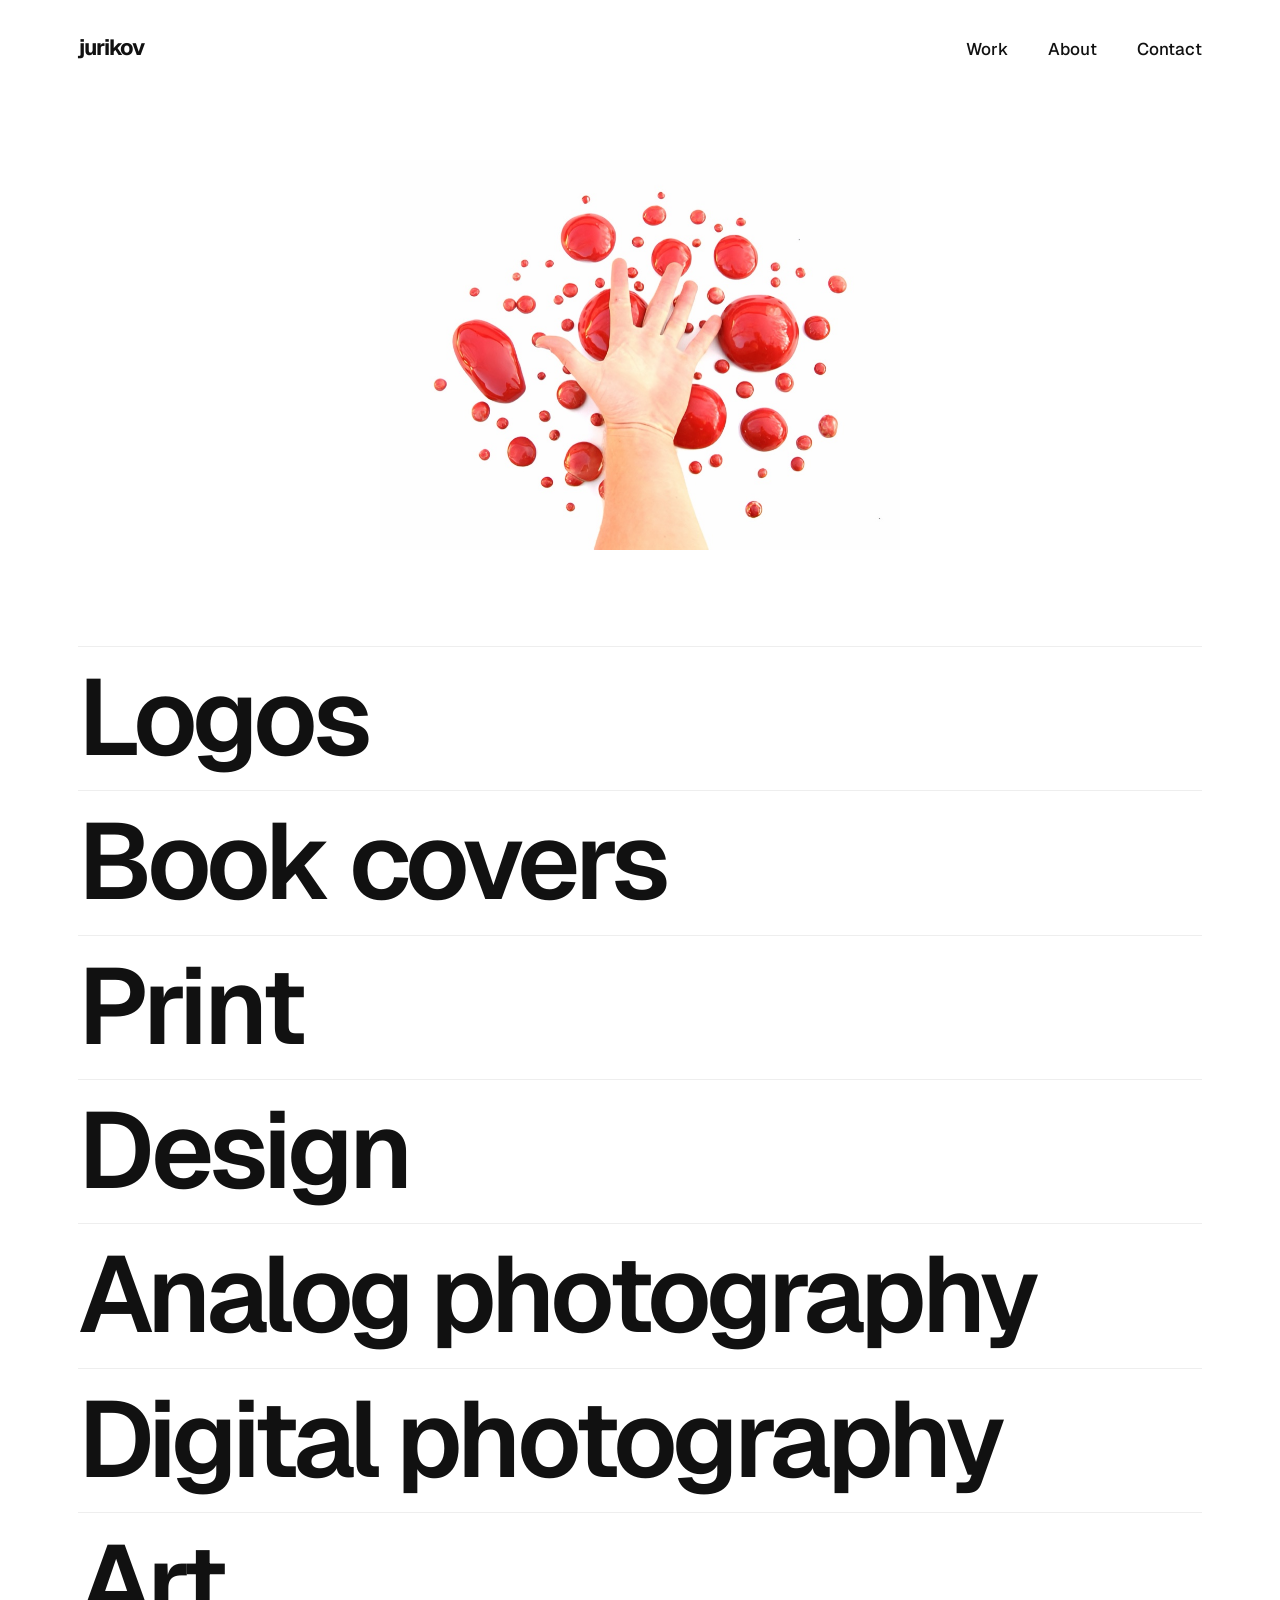
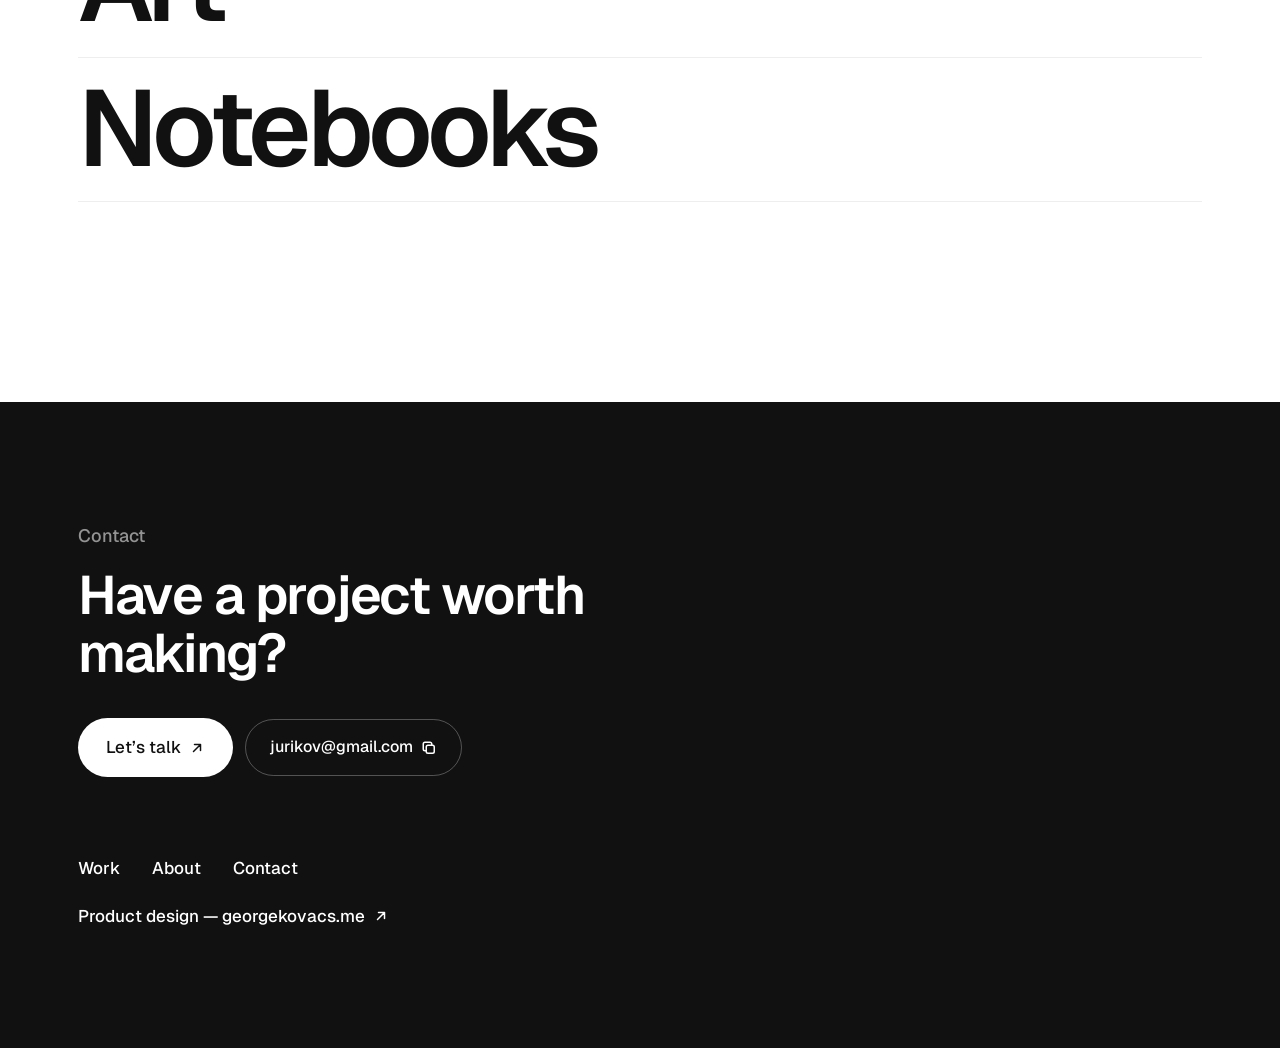
<file: index.html>
<!doctype html>
<html lang="en">
<head>
<meta charset="utf-8">
<meta name="viewport" content="width=device-width, initial-scale=1">
<title>jurikov — art &amp; design by György Kovács</title>
<meta name="description" content="jurikov — art, graphic design and photography by György Kovács">
<link rel="preconnect" href="https://fonts.googleapis.com">
<link rel="preconnect" href="https://fonts.gstatic.com" crossorigin>
<link href="https://fonts.googleapis.com/css2?family=Geist:wght@400;500;600;700;800&display=swap" rel="stylesheet">
<link rel="stylesheet" href="css/style.css?v=20261019c">
<link rel="icon" type="image/png" sizes="32x32" href="favicon-32.png">
<link rel="apple-touch-icon" href="apple-touch-icon.png">
<meta property="og:type" content="website">
<meta property="og:title" content="jurikov — art &amp; design by György Kovács">
<meta property="og:description" content="Art, graphic design and photography by György Kovács">
<meta property="og:image" content="https://jurikov.com/images/og.jpg">
<meta property="og:url" content="https://jurikov.com/">
<meta name="twitter:card" content="summary_large_image">
<meta name="twitter:title" content="jurikov — art &amp; design by György Kovács">
<meta name="twitter:description" content="Art, graphic design and photography by György Kovács">
<meta name="twitter:image" content="https://jurikov.com/images/og.jpg">
</head>
<body>
<header class="top">
  <a class="wordmark" href="index.html">jurikov</a>
  <nav>
    <a class="roll" href="index.html"><span class="roll__track"><span>Work</span><span aria-hidden="true">Work</span></span></a>
    <a class="roll" href="about.html"><span class="roll__track"><span>About</span><span aria-hidden="true">About</span></span></a>
    <a class="roll" href="mailto:jurikov@gmail.com"><span class="roll__track"><span>Contact</span><span aria-hidden="true">Contact</span></span></a>
  </nav>
</header>
<main>
<figure class="signature">
  <img src="images/home.jpg" alt="Drops — made of clay" width="733" height="550">
</figure>
<ul class="index" id="work">
  <li><a href="logos.html" data-img="images/logos/tundervolgy_t.png"><span class="index__row"><span>Logos</span><span class="index__fill" aria-hidden="true">Logos</span></span><svg class="arrow index__go" viewBox="0 0 16 16" aria-hidden="true"><path d="M4.5 11.5l7-7M5.5 4.5h6v6"></path></svg></a></li>
  <li><a href="book-covers.html" data-img="images/book-covers/boertoenkoenyv-final_t.jpg"><span class="index__row"><span>Book covers</span><span class="index__fill" aria-hidden="true">Book covers</span></span><svg class="arrow index__go" viewBox="0 0 16 16" aria-hidden="true"><path d="M4.5 11.5l7-7M5.5 4.5h6v6"></path></svg></a></li>
  <li><a href="print.html" data-img="images/print/indus-mosodio_t.jpg"><span class="index__row"><span>Print</span><span class="index__fill" aria-hidden="true">Print</span></span><svg class="arrow index__go" viewBox="0 0 16 16" aria-hidden="true"><path d="M4.5 11.5l7-7M5.5 4.5h6v6"></path></svg></a></li>
  <li><a href="design.html" data-img="images/design/fa-lampa_t.jpg"><span class="index__row"><span>Design</span><span class="index__fill" aria-hidden="true">Design</span></span><svg class="arrow index__go" viewBox="0 0 16 16" aria-hidden="true"><path d="M4.5 11.5l7-7M5.5 4.5h6v6"></path></svg></a></li>
  <li><a href="photo-analog.html" data-img="images/photo-analog/agi-green_t.jpg"><span class="index__row"><span>Analog photography</span><span class="index__fill" aria-hidden="true">Analog photography</span></span><svg class="arrow index__go" viewBox="0 0 16 16" aria-hidden="true"><path d="M4.5 11.5l7-7M5.5 4.5h6v6"></path></svg></a></li>
  <li><a href="photo-digital.html" data-img="images/photo-digital/img1075-b_t.jpg"><span class="index__row"><span>Digital photography</span><span class="index__fill" aria-hidden="true">Digital photography</span></span><svg class="arrow index__go" viewBox="0 0 16 16" aria-hidden="true"><path d="M4.5 11.5l7-7M5.5 4.5h6v6"></path></svg></a></li>
  <li><a href="art.html" data-img="images/art/converse_t.jpg"><span class="index__row"><span>Art</span><span class="index__fill" aria-hidden="true">Art</span></span><svg class="arrow index__go" viewBox="0 0 16 16" aria-hidden="true"><path d="M4.5 11.5l7-7M5.5 4.5h6v6"></path></svg></a></li>
  <li><a href="notebooks.html" data-img="images/notebooks/001-tornasz_t.jpg"><span class="index__row"><span>Notebooks</span><span class="index__fill" aria-hidden="true">Notebooks</span></span><svg class="arrow index__go" viewBox="0 0 16 16" aria-hidden="true"><path d="M4.5 11.5l7-7M5.5 4.5h6v6"></path></svg></a></li>
</ul>
</main>
<footer class="site-footer">
  <div class="footer-inner">
    <p class="footer-label">Contact</p>
    <h2 class="footer-title">Have a project worth making?</h2>
    <div class="footer-actions">
      <a class="btn" href="mailto:jurikov@gmail.com"><span>Let’s talk</span><svg class="arrow" viewBox="0 0 16 16" aria-hidden="true"><path d="M4.5 11.5l7-7M5.5 4.5h6v6"></path></svg></a>
      <button class="copy-email copy-email--footer" type="button" data-copy="jurikov@gmail.com" aria-label="Copy email address jurikov@gmail.com"><span class="copy-email__text">jurikov@gmail.com</span><span class="copy-email__done" aria-hidden="true">Copied</span><svg class="icon icon-copy" viewBox="0 0 16 16" aria-hidden="true"><rect x="5.25" y="5.25" width="8" height="8" rx="1.75"></rect><path d="M10.75 5.25V4a1.75 1.75 0 0 0-1.75-1.75H4A1.75 1.75 0 0 0 2.25 4v5c0 .97.78 1.75 1.75 1.75h1.25"></path></svg><svg class="icon icon-check" viewBox="0 0 16 16" aria-hidden="true"><path d="M3 8.5l3.2 3L13 4.5"></path></svg></button>
    </div>
    <div class="footer-links">
      <nav class="footer-nav" aria-label="Footer">
        <a class="roll" href="index.html"><span class="roll__track"><span>Work</span><span aria-hidden="true">Work</span></span></a>
        <a class="roll" href="about.html"><span class="roll__track"><span>About</span><span aria-hidden="true">About</span></span></a>
        <a class="roll" href="mailto:jurikov@gmail.com"><span class="roll__track"><span>Contact</span><span aria-hidden="true">Contact</span></span></a>
      </nav>
      <a class="arrow-link" href="https://georgekovacs.me" target="_blank" rel="noopener"><span>Product design — georgekovacs.me</span><svg class="arrow" viewBox="0 0 16 16" aria-hidden="true"><path d="M4.5 11.5l7-7M5.5 4.5h6v6"></path></svg></a>
    </div>
  </div>
</footer>
<script src="js/fade.js?v=20261019c"></script>
<script src="js/home.js?v=20261019c"></script>
</body>
</html>
</file>
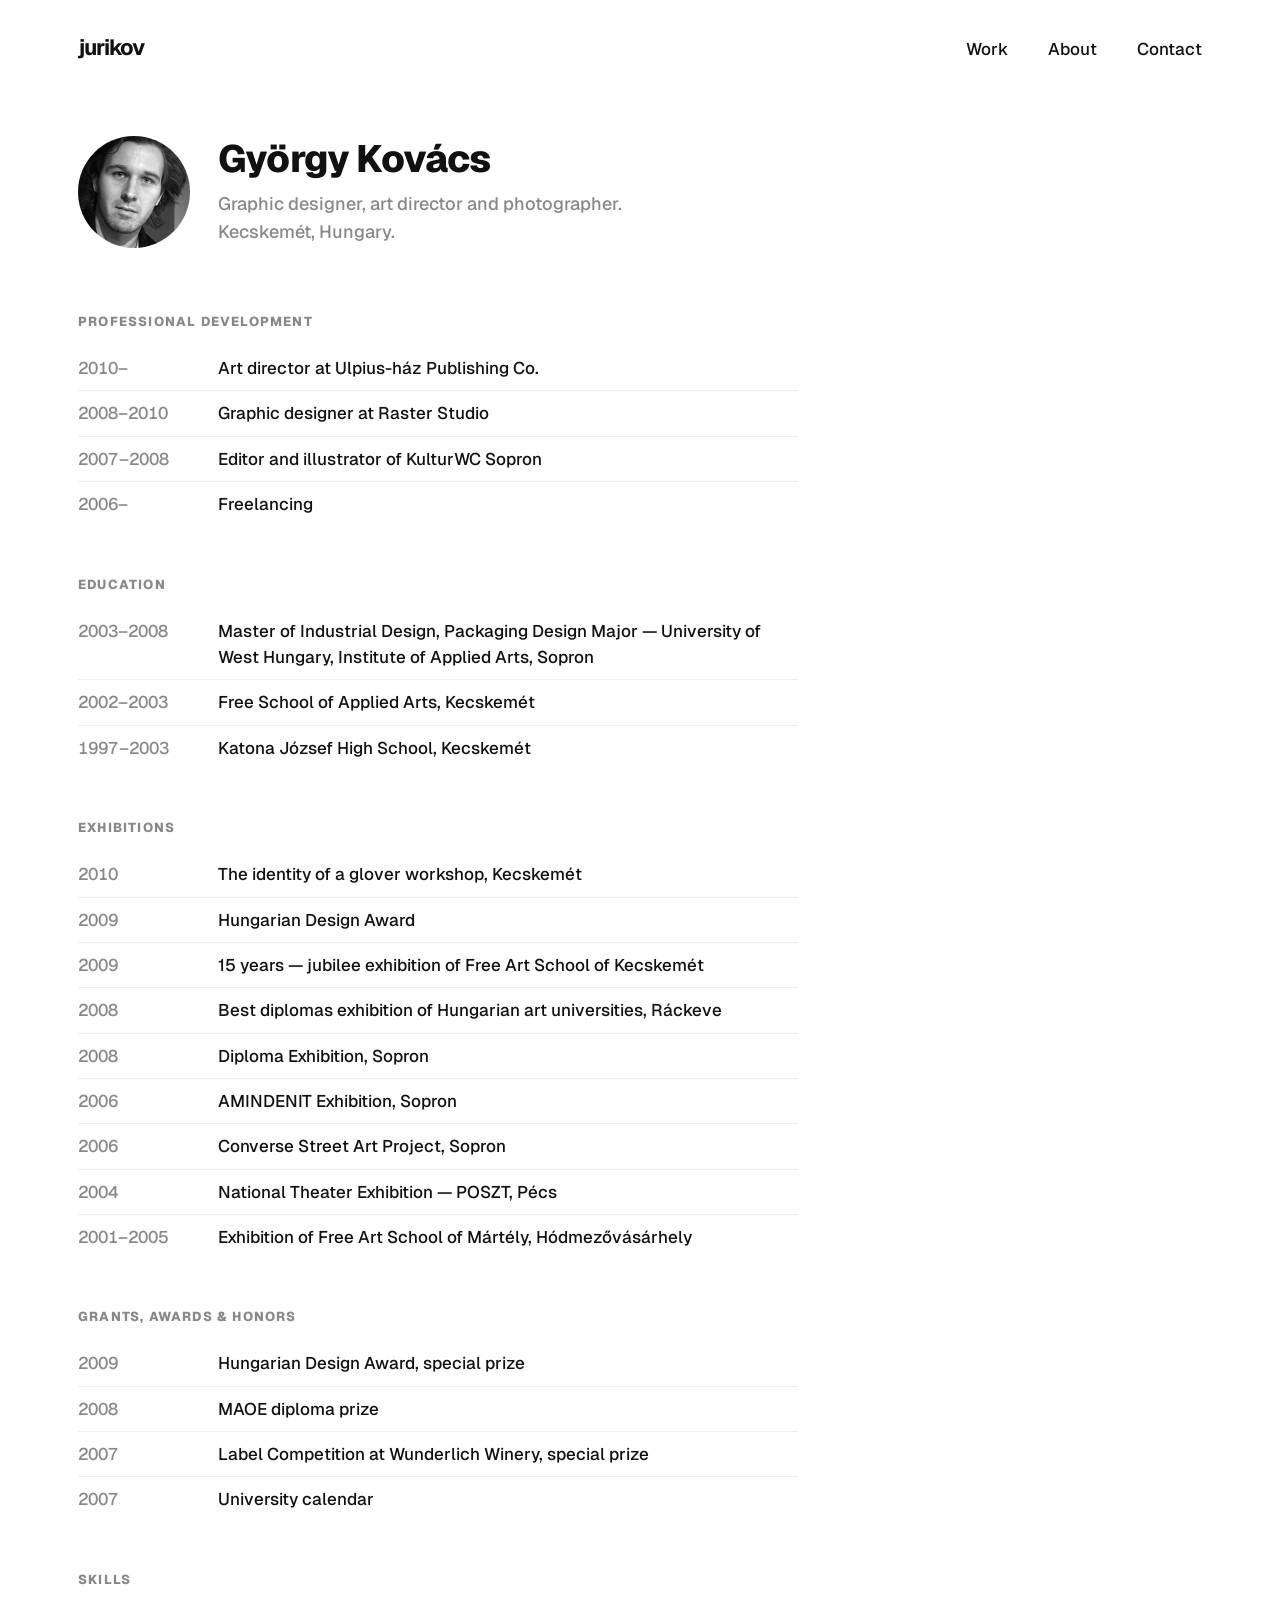
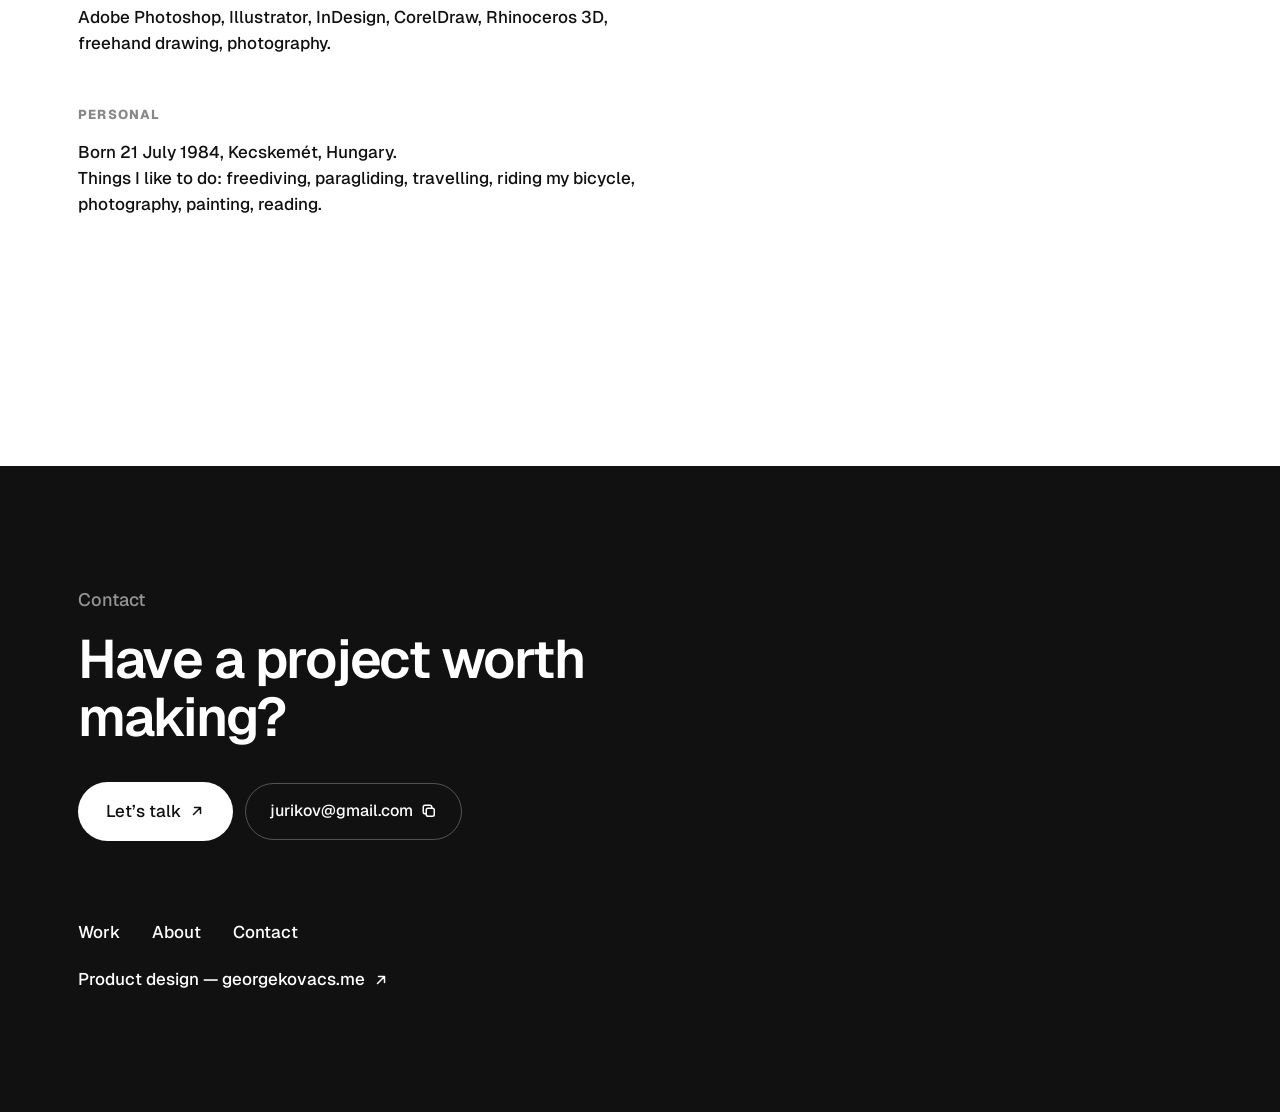
<file: about.html>
<!doctype html>
<html lang="en">
<head>
<meta charset="utf-8">
<meta name="viewport" content="width=device-width, initial-scale=1">
<title>About — jurikov</title>
<meta name="description" content="jurikov — art, graphic design and photography by György Kovács">
<link rel="preconnect" href="https://fonts.googleapis.com">
<link rel="preconnect" href="https://fonts.gstatic.com" crossorigin>
<link href="https://fonts.googleapis.com/css2?family=Geist:wght@400;500;600;700;800&display=swap" rel="stylesheet">
<link rel="stylesheet" href="css/style.css?v=20261019c">
<link rel="icon" type="image/png" sizes="32x32" href="favicon-32.png">
<link rel="apple-touch-icon" href="apple-touch-icon.png">
<meta property="og:type" content="website">
<meta property="og:title" content="About — jurikov">
<meta property="og:description" content="Art, graphic design and photography by György Kovács">
<meta property="og:image" content="https://jurikov.com/images/og.jpg">
<meta property="og:url" content="https://jurikov.com/about.html">
<meta name="twitter:card" content="summary_large_image">
<meta name="twitter:title" content="About — jurikov">
<meta name="twitter:description" content="Art, graphic design and photography by György Kovács">
<meta name="twitter:image" content="https://jurikov.com/images/og.jpg">
</head>
<body>
<header class="top">
  <a class="wordmark" href="index.html">jurikov</a>
  <nav>
    <a class="roll" href="index.html"><span class="roll__track"><span>Work</span><span aria-hidden="true">Work</span></span></a>
    <a class="roll" href="about.html"><span class="roll__track"><span>About</span><span aria-hidden="true">About</span></span></a>
    <a class="roll" href="mailto:jurikov@gmail.com"><span class="roll__track"><span>Contact</span><span aria-hidden="true">Contact</span></span></a>
  </nav>
</header>
<main>
<section class="about">
<header class="bio">
  <img class="portrait" src="images/portrait.jpg" alt="Portrait of György Kovács" width="180" height="180">
  <div>
    <h1>György Kovács</h1>
    <p class="bio-line">Graphic designer, art director and photographer. Kecskemét, Hungary.</p>
  </div>
</header>

<div class="cv-group">
  <h2>Professional development</h2>
  <div class="cv-row"><span class="cv-year">2010–</span><span>Art director at Ulpius-ház Publishing Co.</span></div>
  <div class="cv-row"><span class="cv-year">2008–2010</span><span>Graphic designer at Raster Studio</span></div>
  <div class="cv-row"><span class="cv-year">2007–2008</span><span>Editor and illustrator of KulturWC Sopron</span></div>
  <div class="cv-row"><span class="cv-year">2006–</span><span>Freelancing</span></div>
</div>

<div class="cv-group">
  <h2>Education</h2>
  <div class="cv-row"><span class="cv-year">2003–2008</span><span>Master of Industrial Design, Packaging Design Major — University of West Hungary, Institute of Applied Arts, Sopron</span></div>
  <div class="cv-row"><span class="cv-year">2002–2003</span><span>Free School of Applied Arts, Kecskemét</span></div>
  <div class="cv-row"><span class="cv-year">1997–2003</span><span>Katona József High School, Kecskemét</span></div>
</div>

<div class="cv-group">
  <h2>Exhibitions</h2>
  <div class="cv-row"><span class="cv-year">2010</span><span>The identity of a glover workshop, Kecskemét</span></div>
  <div class="cv-row"><span class="cv-year">2009</span><span>Hungarian Design Award</span></div>
  <div class="cv-row"><span class="cv-year">2009</span><span>15 years — jubilee exhibition of Free Art School of Kecskemét</span></div>
  <div class="cv-row"><span class="cv-year">2008</span><span>Best diplomas exhibition of Hungarian art universities, Ráckeve</span></div>
  <div class="cv-row"><span class="cv-year">2008</span><span>Diploma Exhibition, Sopron</span></div>
  <div class="cv-row"><span class="cv-year">2006</span><span>AMINDENIT Exhibition, Sopron</span></div>
  <div class="cv-row"><span class="cv-year">2006</span><span>Converse Street Art Project, Sopron</span></div>
  <div class="cv-row"><span class="cv-year">2004</span><span>National Theater Exhibition — POSZT, Pécs</span></div>
  <div class="cv-row"><span class="cv-year">2001–2005</span><span>Exhibition of Free Art School of Mártély, Hódmezővásárhely</span></div>
</div>

<div class="cv-group">
  <h2>Grants, awards &amp; honors</h2>
  <div class="cv-row"><span class="cv-year">2009</span><span>Hungarian Design Award, special prize</span></div>
  <div class="cv-row"><span class="cv-year">2008</span><span>MAOE diploma prize</span></div>
  <div class="cv-row"><span class="cv-year">2007</span><span>Label Competition at Wunderlich Winery, special prize</span></div>
  <div class="cv-row"><span class="cv-year">2007</span><span>University calendar</span></div>
</div>

<div class="cv-group">
  <h2>Skills</h2>
  <p class="cv-text">Adobe Photoshop, Illustrator, InDesign, CorelDraw, Rhinoceros 3D, freehand drawing, photography.</p>
</div>

<div class="cv-group">
  <h2>Personal</h2>
  <p class="cv-text">Born 21 July 1984, Kecskemét, Hungary.<br>
  Things I like to do: freediving, paragliding, travelling, riding my bicycle, photography, painting, reading.</p>
</div>
</section>
</main>
<footer class="site-footer">
  <div class="footer-inner">
    <p class="footer-label">Contact</p>
    <h2 class="footer-title">Have a project worth making?</h2>
    <div class="footer-actions">
      <a class="btn" href="mailto:jurikov@gmail.com"><span>Let’s talk</span><svg class="arrow" viewBox="0 0 16 16" aria-hidden="true"><path d="M4.5 11.5l7-7M5.5 4.5h6v6"></path></svg></a>
      <button class="copy-email copy-email--footer" type="button" data-copy="jurikov@gmail.com" aria-label="Copy email address jurikov@gmail.com"><span class="copy-email__text">jurikov@gmail.com</span><span class="copy-email__done" aria-hidden="true">Copied</span><svg class="icon icon-copy" viewBox="0 0 16 16" aria-hidden="true"><rect x="5.25" y="5.25" width="8" height="8" rx="1.75"></rect><path d="M10.75 5.25V4a1.75 1.75 0 0 0-1.75-1.75H4A1.75 1.75 0 0 0 2.25 4v5c0 .97.78 1.75 1.75 1.75h1.25"></path></svg><svg class="icon icon-check" viewBox="0 0 16 16" aria-hidden="true"><path d="M3 8.5l3.2 3L13 4.5"></path></svg></button>
    </div>
    <div class="footer-links">
      <nav class="footer-nav" aria-label="Footer">
        <a class="roll" href="index.html"><span class="roll__track"><span>Work</span><span aria-hidden="true">Work</span></span></a>
        <a class="roll" href="about.html"><span class="roll__track"><span>About</span><span aria-hidden="true">About</span></span></a>
        <a class="roll" href="mailto:jurikov@gmail.com"><span class="roll__track"><span>Contact</span><span aria-hidden="true">Contact</span></span></a>
      </nav>
      <a class="arrow-link" href="https://georgekovacs.me" target="_blank" rel="noopener"><span>Product design — georgekovacs.me</span><svg class="arrow" viewBox="0 0 16 16" aria-hidden="true"><path d="M4.5 11.5l7-7M5.5 4.5h6v6"></path></svg></a>
    </div>
  </div>
</footer>
<script src="js/fade.js?v=20261019c"></script>
</body>
</html>
</file>
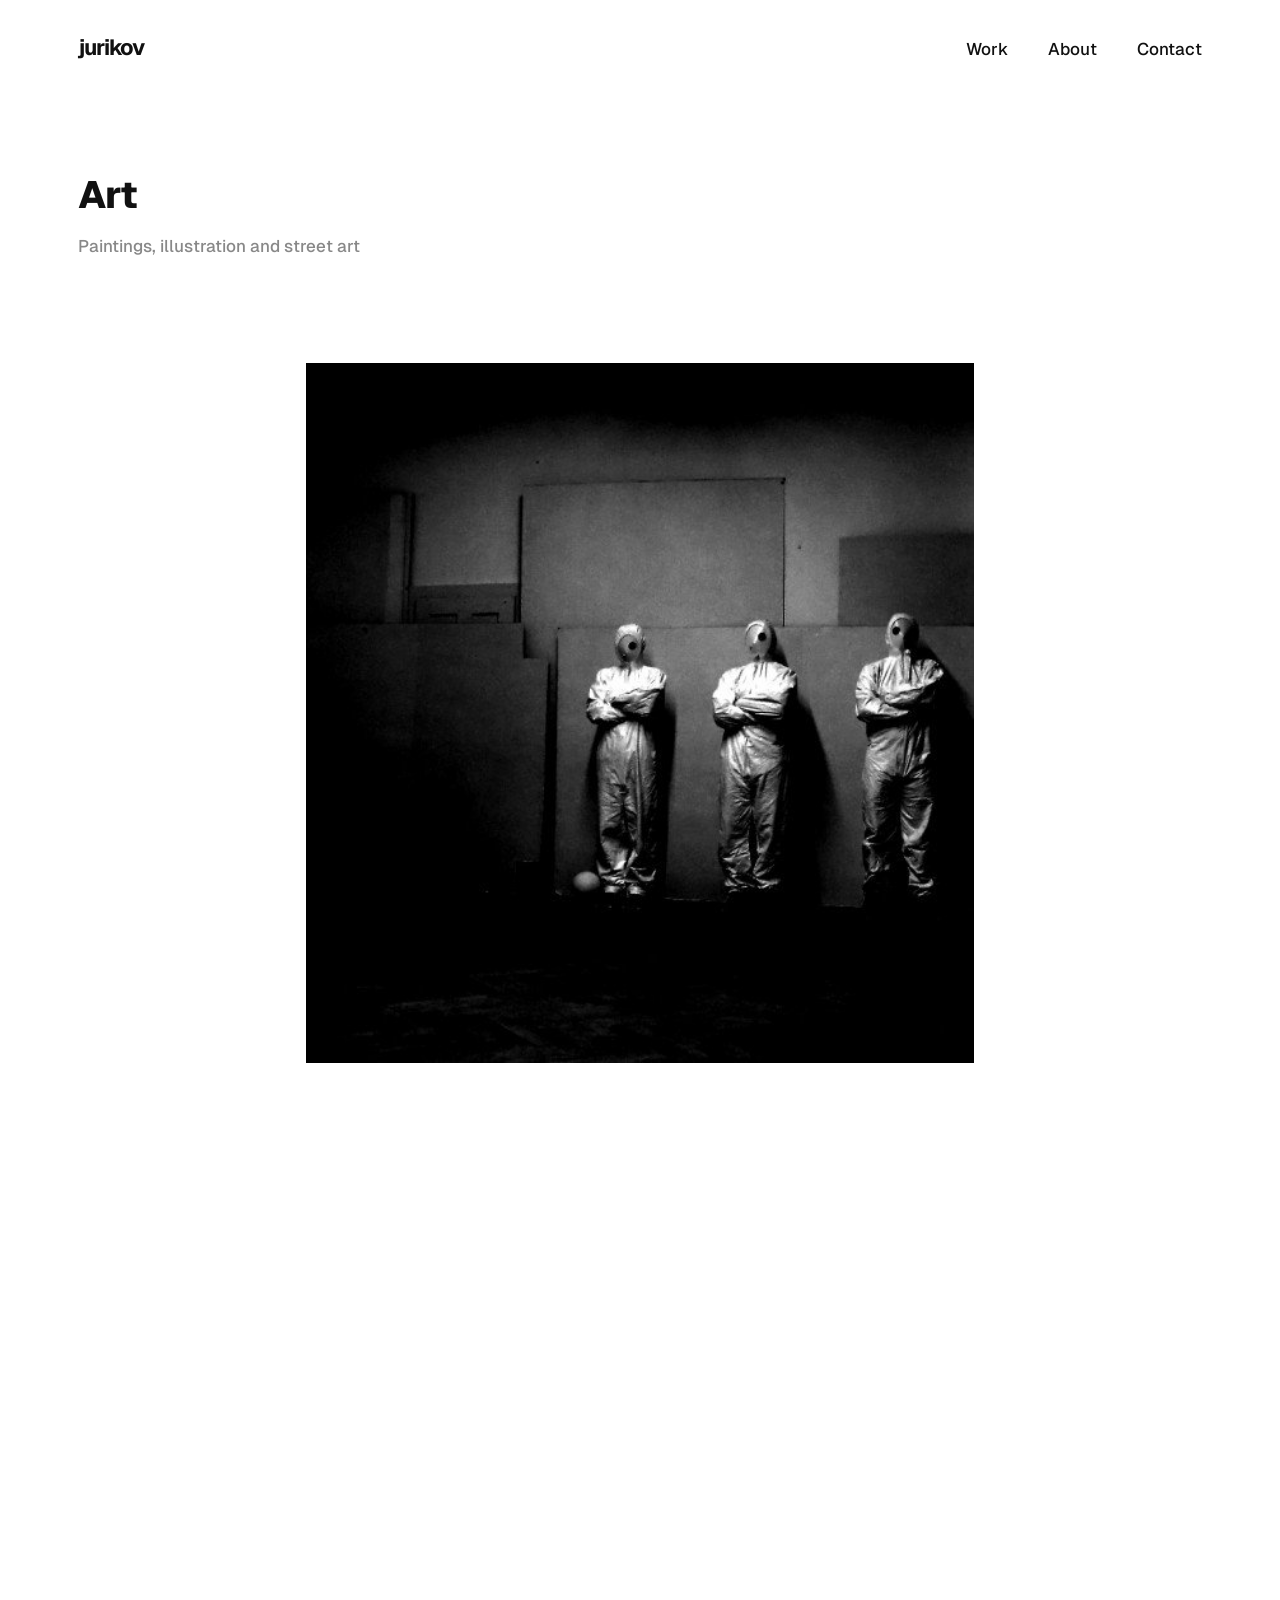
<file: art.html>
<!doctype html>
<html lang="en">
<head>
<meta charset="utf-8">
<meta name="viewport" content="width=device-width, initial-scale=1">
<title>Art — jurikov</title>
<meta name="description" content="jurikov — art, graphic design and photography by György Kovács">
<link rel="preconnect" href="https://fonts.googleapis.com">
<link rel="preconnect" href="https://fonts.gstatic.com" crossorigin>
<link href="https://fonts.googleapis.com/css2?family=Geist:wght@400;500;600;700;800&display=swap" rel="stylesheet">
<link rel="stylesheet" href="css/style.css?v=20261019c">
<link rel="icon" type="image/png" sizes="32x32" href="favicon-32.png">
<link rel="apple-touch-icon" href="apple-touch-icon.png">
<meta property="og:type" content="website">
<meta property="og:title" content="Art — jurikov">
<meta property="og:description" content="Art, graphic design and photography by György Kovács">
<meta property="og:image" content="https://jurikov.com/images/og.jpg">
<meta property="og:url" content="https://jurikov.com/art.html">
<meta name="twitter:card" content="summary_large_image">
<meta name="twitter:title" content="Art — jurikov">
<meta name="twitter:description" content="Art, graphic design and photography by György Kovács">
<meta name="twitter:image" content="https://jurikov.com/images/og.jpg">
</head>
<body>
<header class="top">
  <a class="wordmark" href="index.html">jurikov</a>
  <nav>
    <a class="roll" href="index.html"><span class="roll__track"><span>Work</span><span aria-hidden="true">Work</span></span></a>
    <a class="roll" href="about.html"><span class="roll__track"><span>About</span><span aria-hidden="true">About</span></span></a>
    <a class="roll" href="mailto:jurikov@gmail.com"><span class="roll__track"><span>Contact</span><span aria-hidden="true">Contact</span></span></a>
  </nav>
</header>
<main>
<section class="gallery-head">
  <h1>Art</h1>
  <p class="sub">Paintings, illustration and street art</p>
</section>
<div class="stack">
<figure class="card"><a href="images/art/dscf9900-d.jpg" data-idx="0" data-caption="Born of colors - performance"><img class="tall" src="images/art/dscf9900-d.jpg" alt="Born of colors - performance" width="525" height="550" loading="lazy"></a></figure>
<figure class="card"><a href="images/art/szinek.jpg" data-idx="1" data-caption="Born of colors - performance"><img class="wide" src="images/art/szinek.jpg" alt="Born of colors - performance" width="733" height="550" loading="lazy"></a></figure>
<figure class="card"><a href="images/art/gipsz.jpg" data-idx="2" data-caption="Door lock metamorphosis"><img class="wide" src="images/art/gipsz.jpg" alt="Door lock metamorphosis" width="800" height="293" loading="lazy"></a></figure>
<figure class="card"><a href="images/art/img2322-b.jpg" data-idx="3" data-caption="Bone connection - fiction"><img class="wide" src="images/art/img2322-b.jpg" alt="Bone connection - fiction" width="733" height="550" loading="lazy"></a></figure>
<figure class="card"><a href="images/art/img2328-b.jpg" data-idx="4" data-caption="Bone connection - fiction"><img class="tall" src="images/art/img2328-b.jpg" alt="Bone connection - fiction" width="412" height="550" loading="lazy"></a></figure>
<figure class="card"><a href="images/art/img2335-b.jpg" data-idx="5" data-caption="Bone connection - fiction"><img class="tall" src="images/art/img2335-b.jpg" alt="Bone connection - fiction" width="412" height="550" loading="lazy"></a></figure>
<figure class="card"><a href="images/art/img9792-b-copy.jpg" data-idx="6" data-caption="Portal"><img class="tall" src="images/art/img9792-b-copy.jpg" alt="Portal" width="413" height="550" loading="lazy"></a></figure>
<figure class="card"><a href="images/art/img9790-b.jpg" data-idx="7" data-caption="Portal"><img class="tall" src="images/art/img9790-b.jpg" alt="Portal" width="412" height="550" loading="lazy"></a></figure>
<figure class="card"><a href="images/art/img9757.jpg" data-idx="8" data-caption="AMI trophy"><img class="tall" src="images/art/img9757.jpg" alt="AMI trophy" width="412" height="550" loading="lazy"></a></figure>
<figure class="card"><a href="images/art/img9754.jpg" data-idx="9" data-caption="AMI trophy"><img class="tall" src="images/art/img9754.jpg" alt="AMI trophy" width="412" height="550" loading="lazy"></a></figure>
<figure class="card"><a href="images/art/img8087.jpg" data-idx="10" data-caption="Knocker - vax"><img class="tall" src="images/art/img8087.jpg" alt="Knocker - vax" width="412" height="550" loading="lazy"></a></figure>
<figure class="card"><a href="images/art/converse.jpg" data-idx="11" data-caption="Concerted Converse shoe"><img class="tall" src="images/art/converse.jpg" alt="Concerted Converse shoe" width="412" height="550" loading="lazy"></a></figure>
<figure class="card"><a href="images/art/kwc-grafik-1.jpg" data-idx="12" data-caption="Culture WC - illustrations for poem"><img class="wide" src="images/art/kwc-grafik-1.jpg" alt="Culture WC - illustrations for poem" width="733" height="550" loading="lazy"></a></figure>
<figure class="card"><a href="images/art/kwc-grafik-2.jpg" data-idx="13" data-caption="Culture WC - illustrations for poem"><img class="wide" src="images/art/kwc-grafik-2.jpg" alt="Culture WC - illustrations for poem" width="733" height="550" loading="lazy"></a></figure>
<figure class="card"><a href="images/art/kwc-grafik-3.jpg" data-idx="14" data-caption="Culture WC - illustrations for poem"><img class="wide" src="images/art/kwc-grafik-3.jpg" alt="Culture WC - illustrations for poem" width="733" height="550" loading="lazy"></a></figure>
<figure class="card"><a href="images/art/tisztelges-a-felkelo-nap-elott.jpg" data-idx="15" data-caption="Salute to the rising sun"><img class="wide" src="images/art/tisztelges-a-felkelo-nap-elott.jpg" alt="Salute to the rising sun" width="769" height="550" loading="lazy"></a></figure>
<figure class="card"><a href="images/art/szitakoeto-toeres.jpg" data-idx="16" data-caption="Breaking a dragonfly"><img class="wide" src="images/art/szitakoeto-toeres.jpg" alt="Breaking a dragonfly" width="689" height="550" loading="lazy"></a></figure>
<figure class="card"><a href="images/art/szitakoetes.jpg" data-idx="17" data-caption="Dragonfly"><img class="wide" src="images/art/szitakoetes.jpg" alt="Dragonfly" width="788" height="550" loading="lazy"></a></figure>
<figure class="card"><a href="images/art/oeleles.jpg" data-idx="18" data-caption="Hug"><img class="tall" src="images/art/oeleles.jpg" alt="Hug" width="393" height="550" loading="lazy"></a></figure>
<figure class="card"><a href="images/art/pix-129.jpg" data-idx="19" data-caption="MZ motor"><img class="tall" src="images/art/pix-129.jpg" alt="MZ motor" width="378" height="550" loading="lazy"></a></figure>
<figure class="card"><a href="images/art/pix-125.jpg" data-idx="20" data-caption="Water bycicle"><img class="tall" src="images/art/pix-125.jpg" alt="Water bycicle" width="387" height="550" loading="lazy"></a></figure>
<figure class="card"><a href="images/art/pix-127.jpg" data-idx="21" data-caption="Tractor"><img class="wide" src="images/art/pix-127.jpg" alt="Tractor" width="784" height="550" loading="lazy"></a></figure>
</div>
<div class="lightbox" hidden>
  <button class="lb-close" aria-label="Close">&times;</button>
  <button class="lb-prev" aria-label="Previous">&#8592;</button>
  <figure><img alt=""><figcaption></figcaption></figure>
  <button class="lb-next" aria-label="Next">&#8594;</button>
  <div class="lb-counter" aria-hidden="true"></div>
</div>
<section class="more">
  <h2>More work</h2>
<ul class="worklist">
<li><a class="worklink" href="logos.html"><span class="workname">Logos</span><span class="workdesc">Marks and monograms for small businesses, wineries and workshops</span></a></li>
<li><a class="worklink" href="book-covers.html"><span class="workname">Book covers</span><span class="workdesc">Cover designs from the art director years at Ulpius-ház Publishing</span></a></li>
<li><a class="worklink" href="print.html"><span class="workname">Print</span><span class="workdesc">Posters, packaging and editorial print work</span></a></li>
<li><a class="worklink" href="design.html"><span class="workname">Design</span><span class="workdesc">Product and packaging design, ceramics and objects</span></a></li>
<li><a class="worklink" href="photo-analog.html"><span class="workname">Analog photography</span><span class="workdesc">Film photography — portraits, places and experiments</span></a></li>
<li><a class="worklink" href="photo-digital.html"><span class="workname">Digital photography</span><span class="workdesc">Digital photography from travels and everyday life</span></a></li>
<li><a class="worklink" href="notebooks.html"><span class="workname">Notebooks</span><span class="workdesc">Handmade notebooks with vintage press-photo covers — the vadonat.com project</span></a></li>
</ul>
</section>
<script src="js/lightbox.js?v=20261019c"></script>
</main>
<footer class="site-footer">
  <div class="footer-inner">
    <p class="footer-label">Contact</p>
    <h2 class="footer-title">Have a project worth making?</h2>
    <div class="footer-actions">
      <a class="btn" href="mailto:jurikov@gmail.com"><span>Let’s talk</span><svg class="arrow" viewBox="0 0 16 16" aria-hidden="true"><path d="M4.5 11.5l7-7M5.5 4.5h6v6"></path></svg></a>
      <button class="copy-email copy-email--footer" type="button" data-copy="jurikov@gmail.com" aria-label="Copy email address jurikov@gmail.com"><span class="copy-email__text">jurikov@gmail.com</span><span class="copy-email__done" aria-hidden="true">Copied</span><svg class="icon icon-copy" viewBox="0 0 16 16" aria-hidden="true"><rect x="5.25" y="5.25" width="8" height="8" rx="1.75"></rect><path d="M10.75 5.25V4a1.75 1.75 0 0 0-1.75-1.75H4A1.75 1.75 0 0 0 2.25 4v5c0 .97.78 1.75 1.75 1.75h1.25"></path></svg><svg class="icon icon-check" viewBox="0 0 16 16" aria-hidden="true"><path d="M3 8.5l3.2 3L13 4.5"></path></svg></button>
    </div>
    <div class="footer-links">
      <nav class="footer-nav" aria-label="Footer">
        <a class="roll" href="index.html"><span class="roll__track"><span>Work</span><span aria-hidden="true">Work</span></span></a>
        <a class="roll" href="about.html"><span class="roll__track"><span>About</span><span aria-hidden="true">About</span></span></a>
        <a class="roll" href="mailto:jurikov@gmail.com"><span class="roll__track"><span>Contact</span><span aria-hidden="true">Contact</span></span></a>
      </nav>
      <a class="arrow-link" href="https://georgekovacs.me" target="_blank" rel="noopener"><span>Product design — georgekovacs.me</span><svg class="arrow" viewBox="0 0 16 16" aria-hidden="true"><path d="M4.5 11.5l7-7M5.5 4.5h6v6"></path></svg></a>
    </div>
  </div>
</footer>
<script src="js/fade.js?v=20261019c"></script>
</body>
</html>
</file>
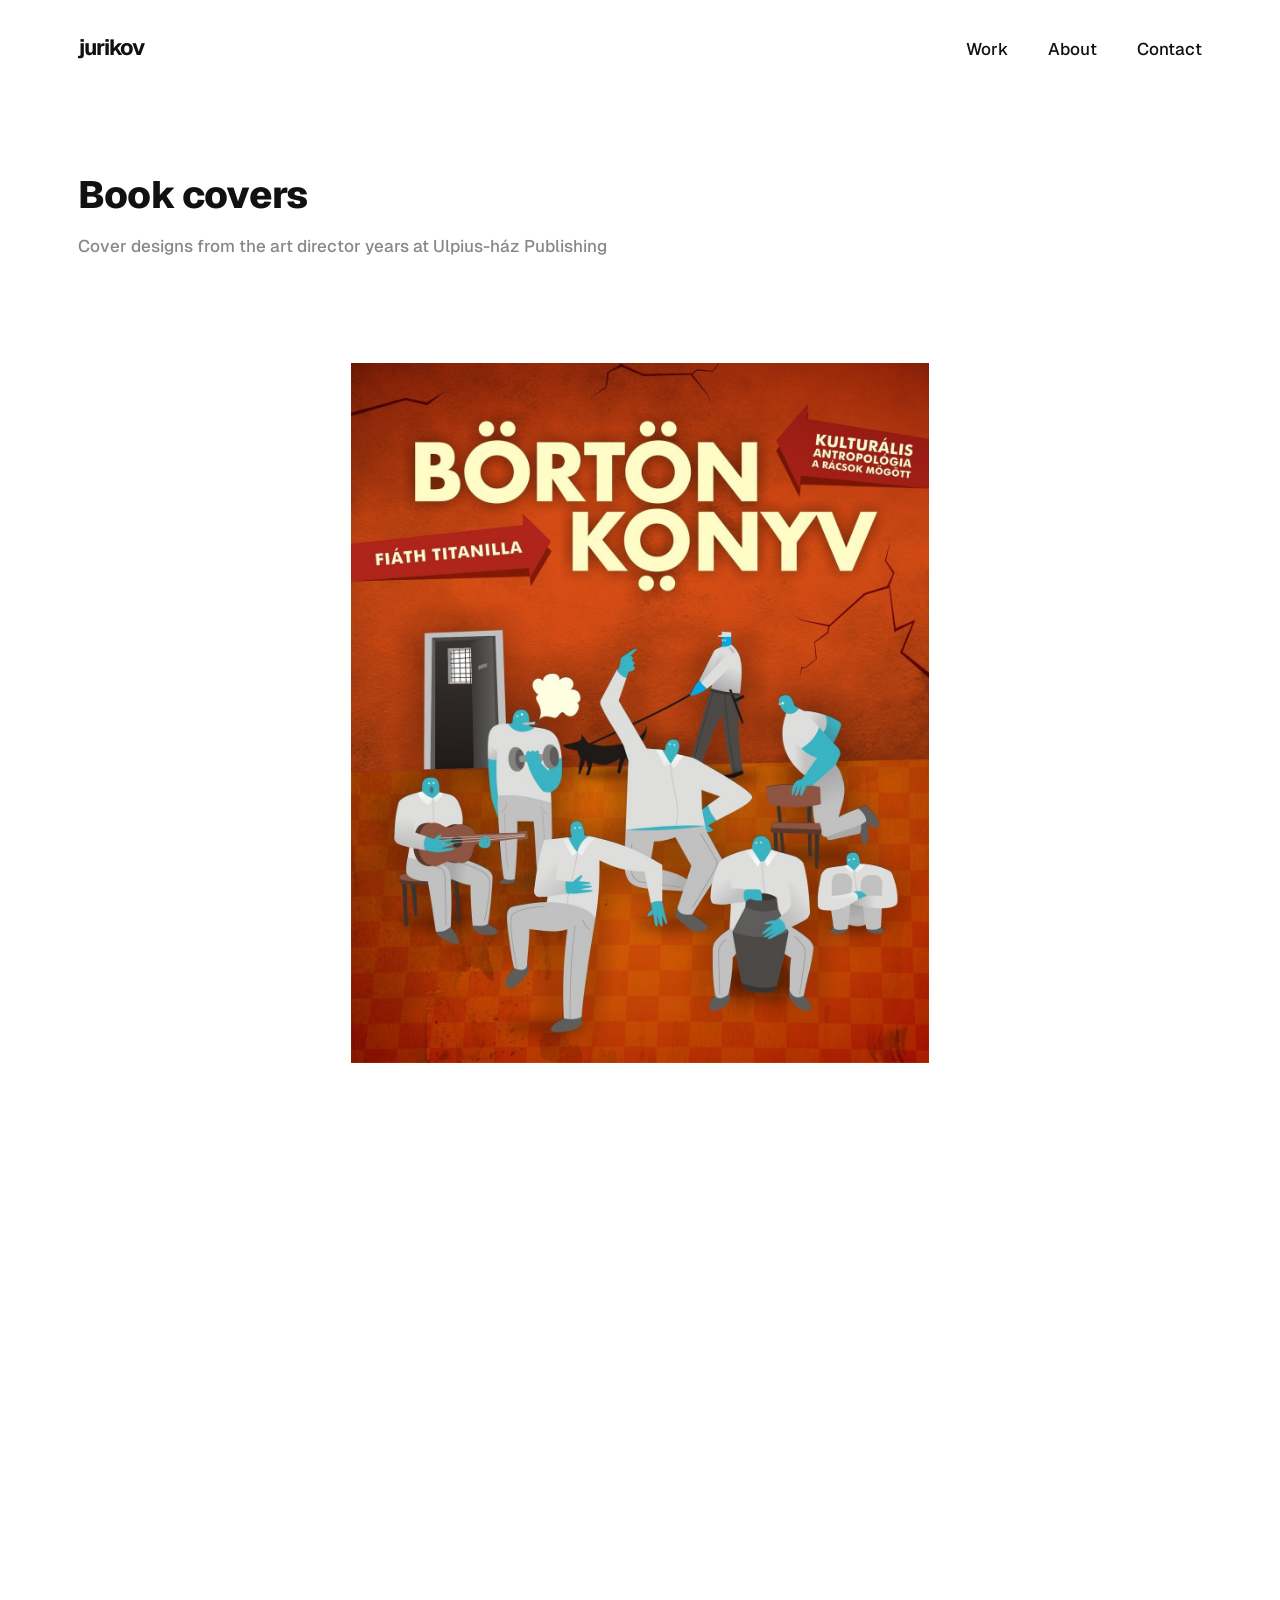
<file: book-covers.html>
<!doctype html>
<html lang="en">
<head>
<meta charset="utf-8">
<meta name="viewport" content="width=device-width, initial-scale=1">
<title>Book covers — jurikov</title>
<meta name="description" content="jurikov — art, graphic design and photography by György Kovács">
<link rel="preconnect" href="https://fonts.googleapis.com">
<link rel="preconnect" href="https://fonts.gstatic.com" crossorigin>
<link href="https://fonts.googleapis.com/css2?family=Geist:wght@400;500;600;700;800&display=swap" rel="stylesheet">
<link rel="stylesheet" href="css/style.css?v=20261019c">
<link rel="icon" type="image/png" sizes="32x32" href="favicon-32.png">
<link rel="apple-touch-icon" href="apple-touch-icon.png">
<meta property="og:type" content="website">
<meta property="og:title" content="Book covers — jurikov">
<meta property="og:description" content="Art, graphic design and photography by György Kovács">
<meta property="og:image" content="https://jurikov.com/images/og.jpg">
<meta property="og:url" content="https://jurikov.com/book-covers.html">
<meta name="twitter:card" content="summary_large_image">
<meta name="twitter:title" content="Book covers — jurikov">
<meta name="twitter:description" content="Art, graphic design and photography by György Kovács">
<meta name="twitter:image" content="https://jurikov.com/images/og.jpg">
</head>
<body>
<header class="top">
  <a class="wordmark" href="index.html">jurikov</a>
  <nav>
    <a class="roll" href="index.html"><span class="roll__track"><span>Work</span><span aria-hidden="true">Work</span></span></a>
    <a class="roll" href="about.html"><span class="roll__track"><span>About</span><span aria-hidden="true">About</span></span></a>
    <a class="roll" href="mailto:jurikov@gmail.com"><span class="roll__track"><span>Contact</span><span aria-hidden="true">Contact</span></span></a>
  </nav>
</header>
<main>
<section class="gallery-head">
  <h1>Book covers</h1>
  <p class="sub">Cover designs from the art director years at Ulpius-ház Publishing</p>
</section>
<div class="stack">
<figure class="card"><a href="images/book-covers/boertoenkoenyv-final.jpg" data-idx="0" data-caption=""><img class="tall" src="images/book-covers/boertoenkoenyv-final.jpg" alt="Book covers" width="1320" height="1600" loading="lazy"></a></figure>
<figure class="card"><a href="images/book-covers/faltol-falig-07.jpg" data-idx="1" data-caption=""><img class="tall" src="images/book-covers/faltol-falig-07.jpg" alt="Book covers" width="520" height="650" loading="lazy"></a></figure>
<figure class="card"><a href="images/book-covers/bortonkonyv.jpg" data-idx="2" data-caption=""><img class="tall" src="images/book-covers/bortonkonyv.jpg" alt="Book covers" width="440" height="550" loading="lazy"></a></figure>
<figure class="card"><a href="images/book-covers/b903465.jpg" data-idx="3" data-caption=""><img class="tall" src="images/book-covers/b903465.jpg" alt="Book covers" width="408" height="652" loading="lazy"></a></figure>
<figure class="card"><a href="images/book-covers/izomtibimagillabekombinal.jpg" data-idx="4" data-caption=""><img class="tall" src="images/book-covers/izomtibimagillabekombinal.jpg" alt="Book covers" width="344" height="550" loading="lazy"></a></figure>
<figure class="card"><a href="images/book-covers/kap-medialomborito.jpg" data-idx="5" data-caption=""><img class="tall" src="images/book-covers/kap-medialomborito.jpg" alt="Book covers" width="415" height="652" loading="lazy"></a></figure>
<figure class="card"><a href="images/book-covers/buda-bela-az-elme-gyogyitasa-03.jpg" data-idx="6" data-caption=""><img class="tall" src="images/book-covers/buda-bela-az-elme-gyogyitasa-03.jpg" alt="Book covers" width="431" height="650" loading="lazy"></a></figure>
<figure class="card"><a href="images/book-covers/hawthorneaskarlatbetu.jpg" data-idx="7" data-caption=""><img class="tall" src="images/book-covers/hawthorneaskarlatbetu.jpg" alt="Book covers" width="406" height="651" loading="lazy"></a></figure>
<figure class="card"><a href="images/book-covers/majoroscsontosmajka.jpg" data-idx="8" data-caption=""><img class="tall" src="images/book-covers/majoroscsontosmajka.jpg" alt="Book covers" width="408" height="650" loading="lazy"></a></figure>
<figure class="card"><a href="images/book-covers/cohenjobblettvolnaelni.jpg" data-idx="9" data-caption=""><img class="tall" src="images/book-covers/cohenjobblettvolnaelni.jpg" alt="Book covers" width="407" height="645" loading="lazy"></a></figure>
<figure class="card"><a href="images/book-covers/fabianangyaloshaz.jpg" data-idx="10" data-caption=""><img class="tall" src="images/book-covers/fabianangyaloshaz.jpg" alt="Book covers" width="344" height="550" loading="lazy"></a></figure>
<figure class="card"><a href="images/book-covers/vassringassamadeus.jpg" data-idx="11" data-caption=""><img class="tall" src="images/book-covers/vassringassamadeus.jpg" alt="Book covers" width="344" height="550" loading="lazy"></a></figure>
<figure class="card"><a href="images/book-covers/evanovichegyfejvadasz.jpg" data-idx="12" data-caption=""><img class="tall" src="images/book-covers/evanovichegyfejvadasz.jpg" alt="Book covers" width="344" height="550" loading="lazy"></a></figure>
<figure class="card"><a href="images/book-covers/jaro-katalin-jatszmak-nelkuel-14.jpg" data-idx="13" data-caption=""><img class="tall" src="images/book-covers/jaro-katalin-jatszmak-nelkuel-14.jpg" alt="Book covers" width="460" height="651" loading="lazy"></a></figure>
<figure class="card"><a href="images/book-covers/retiazelnoek.jpg" data-idx="14" data-caption=""><img class="tall" src="images/book-covers/retiazelnoek.jpg" alt="Book covers" width="406" height="623" loading="lazy"></a></figure>
<figure class="card"><a href="images/book-covers/tardos-robert-valtozo-kepletek-300.jpg" data-idx="15" data-caption=""><img class="tall" src="images/book-covers/tardos-robert-valtozo-kepletek-300.jpg" alt="Book covers" width="491" height="653" loading="lazy"></a></figure>
<figure class="card"><a href="images/book-covers/szalayakampanyguru.jpg" data-idx="16" data-caption=""><img class="tall" src="images/book-covers/szalayakampanyguru.jpg" alt="Book covers" width="406" height="649" loading="lazy"></a></figure>
<figure class="card"><a href="images/book-covers/lakatosloveclub.jpg" data-idx="17" data-caption=""><img class="tall" src="images/book-covers/lakatosloveclub.jpg" alt="Book covers" width="344" height="550" loading="lazy"></a></figure>
<figure class="card"><a href="images/book-covers/toth-gabor-akos-edesvizi-mediterran-kicsi.jpg" data-idx="18" data-caption=""><img class="tall" src="images/book-covers/toth-gabor-akos-edesvizi-mediterran-kicsi.jpg" alt="Book covers" width="408" height="653" loading="lazy"></a></figure>
<figure class="card"><a href="images/book-covers/papp-diana-szerdan-habcsok-05.jpg" data-idx="19" data-caption=""><img class="tall" src="images/book-covers/papp-diana-szerdan-habcsok-05.jpg" alt="Book covers" width="407" height="652" loading="lazy"></a></figure>
<figure class="card"><a href="images/book-covers/luxushotel-hungary.jpg" data-idx="20" data-caption=""><img class="tall" src="images/book-covers/luxushotel-hungary.jpg" alt="Book covers" width="406" height="650" loading="lazy"></a></figure>
<figure class="card"><a href="images/book-covers/eva-lanyom-300dpi.jpg" data-idx="21" data-caption=""><img class="tall" src="images/book-covers/eva-lanyom-300dpi.jpg" alt="Book covers" width="448" height="652" loading="lazy"></a></figure>
<figure class="card"><a href="images/book-covers/egyetemista-lany-b.jpg" data-idx="22" data-caption=""><img class="tall" src="images/book-covers/egyetemista-lany-b.jpg" alt="Book covers" width="357" height="550" loading="lazy"></a></figure>
</div>
<div class="lightbox" hidden>
  <button class="lb-close" aria-label="Close">&times;</button>
  <button class="lb-prev" aria-label="Previous">&#8592;</button>
  <figure><img alt=""><figcaption></figcaption></figure>
  <button class="lb-next" aria-label="Next">&#8594;</button>
  <div class="lb-counter" aria-hidden="true"></div>
</div>
<section class="more">
  <h2>More work</h2>
<ul class="worklist">
<li><a class="worklink" href="logos.html"><span class="workname">Logos</span><span class="workdesc">Marks and monograms for small businesses, wineries and workshops</span></a></li>
<li><a class="worklink" href="print.html"><span class="workname">Print</span><span class="workdesc">Posters, packaging and editorial print work</span></a></li>
<li><a class="worklink" href="design.html"><span class="workname">Design</span><span class="workdesc">Product and packaging design, ceramics and objects</span></a></li>
<li><a class="worklink" href="photo-analog.html"><span class="workname">Analog photography</span><span class="workdesc">Film photography — portraits, places and experiments</span></a></li>
<li><a class="worklink" href="photo-digital.html"><span class="workname">Digital photography</span><span class="workdesc">Digital photography from travels and everyday life</span></a></li>
<li><a class="worklink" href="art.html"><span class="workname">Art</span><span class="workdesc">Paintings, illustration and street art</span></a></li>
<li><a class="worklink" href="notebooks.html"><span class="workname">Notebooks</span><span class="workdesc">Handmade notebooks with vintage press-photo covers — the vadonat.com project</span></a></li>
</ul>
</section>
<script src="js/lightbox.js?v=20261019c"></script>
</main>
<footer class="site-footer">
  <div class="footer-inner">
    <p class="footer-label">Contact</p>
    <h2 class="footer-title">Have a project worth making?</h2>
    <div class="footer-actions">
      <a class="btn" href="mailto:jurikov@gmail.com"><span>Let’s talk</span><svg class="arrow" viewBox="0 0 16 16" aria-hidden="true"><path d="M4.5 11.5l7-7M5.5 4.5h6v6"></path></svg></a>
      <button class="copy-email copy-email--footer" type="button" data-copy="jurikov@gmail.com" aria-label="Copy email address jurikov@gmail.com"><span class="copy-email__text">jurikov@gmail.com</span><span class="copy-email__done" aria-hidden="true">Copied</span><svg class="icon icon-copy" viewBox="0 0 16 16" aria-hidden="true"><rect x="5.25" y="5.25" width="8" height="8" rx="1.75"></rect><path d="M10.75 5.25V4a1.75 1.75 0 0 0-1.75-1.75H4A1.75 1.75 0 0 0 2.25 4v5c0 .97.78 1.75 1.75 1.75h1.25"></path></svg><svg class="icon icon-check" viewBox="0 0 16 16" aria-hidden="true"><path d="M3 8.5l3.2 3L13 4.5"></path></svg></button>
    </div>
    <div class="footer-links">
      <nav class="footer-nav" aria-label="Footer">
        <a class="roll" href="index.html"><span class="roll__track"><span>Work</span><span aria-hidden="true">Work</span></span></a>
        <a class="roll" href="about.html"><span class="roll__track"><span>About</span><span aria-hidden="true">About</span></span></a>
        <a class="roll" href="mailto:jurikov@gmail.com"><span class="roll__track"><span>Contact</span><span aria-hidden="true">Contact</span></span></a>
      </nav>
      <a class="arrow-link" href="https://georgekovacs.me" target="_blank" rel="noopener"><span>Product design — georgekovacs.me</span><svg class="arrow" viewBox="0 0 16 16" aria-hidden="true"><path d="M4.5 11.5l7-7M5.5 4.5h6v6"></path></svg></a>
    </div>
  </div>
</footer>
<script src="js/fade.js?v=20261019c"></script>
</body>
</html>
</file>
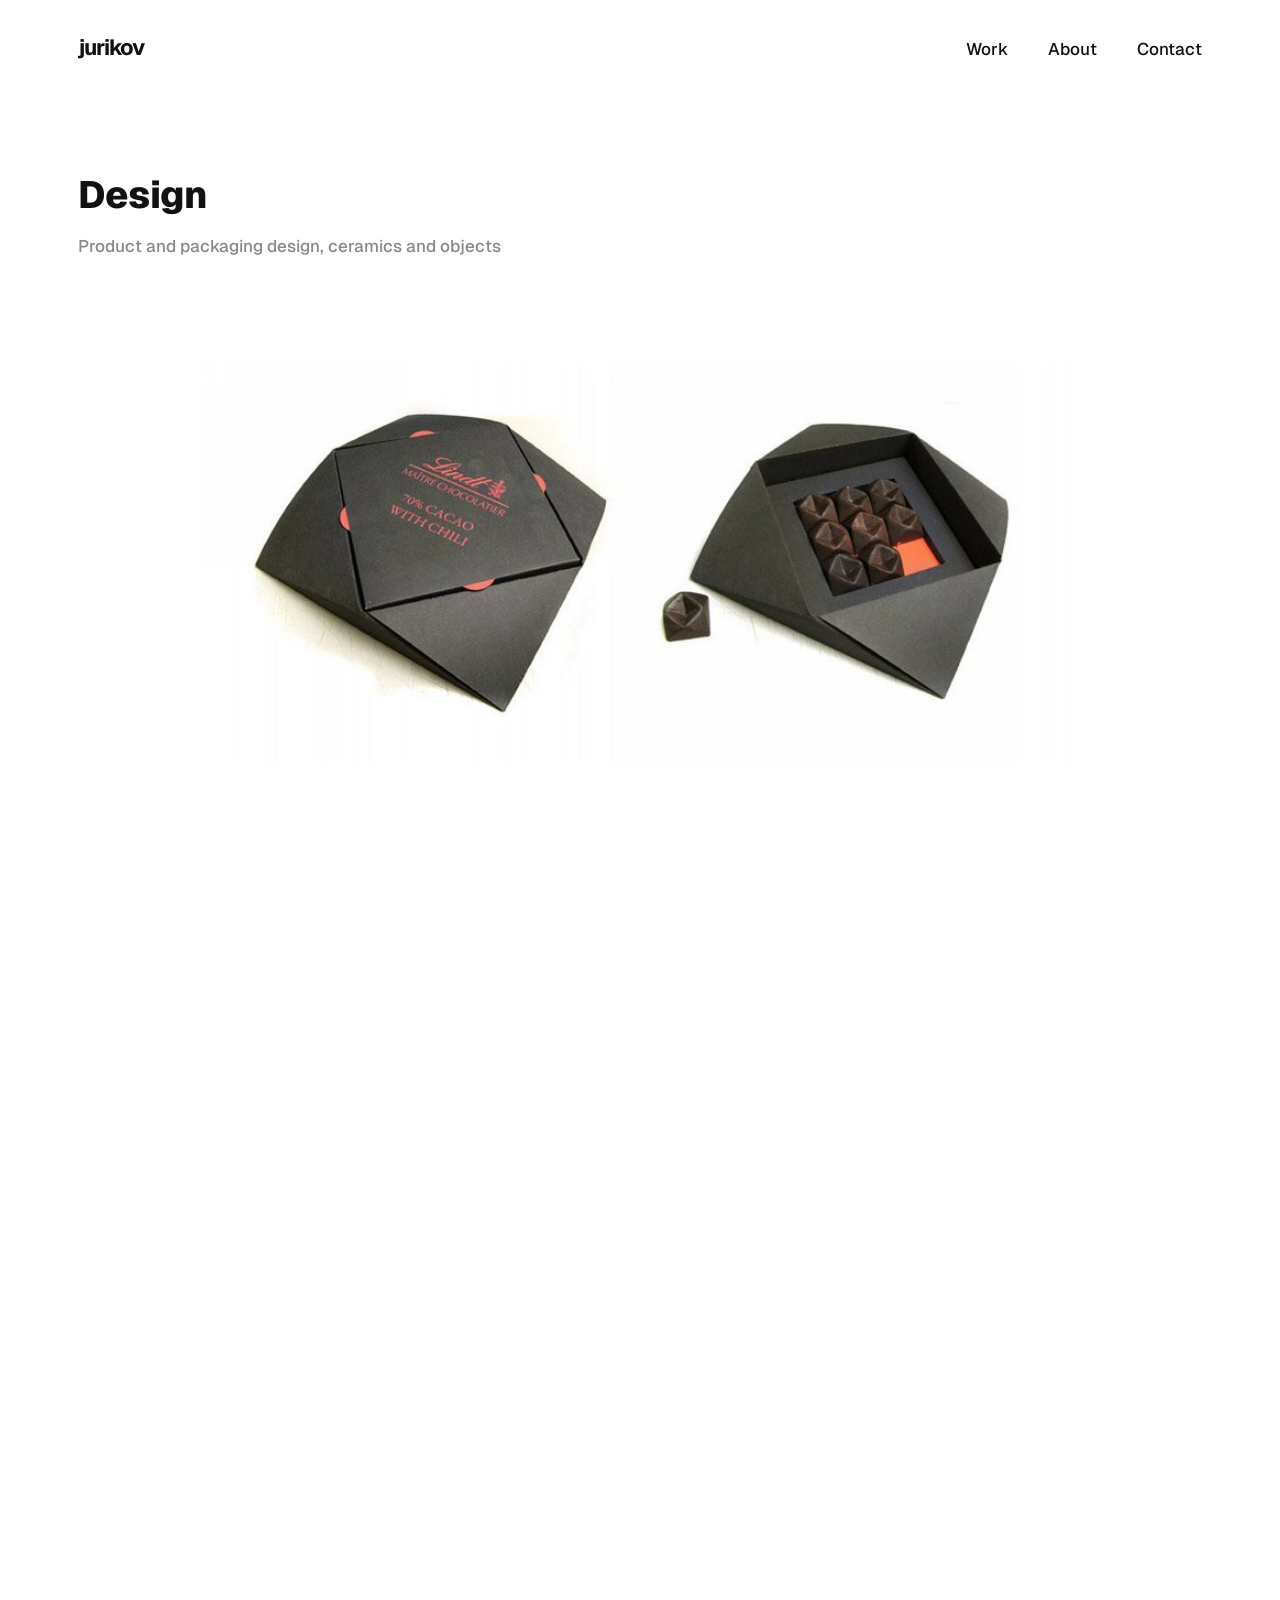
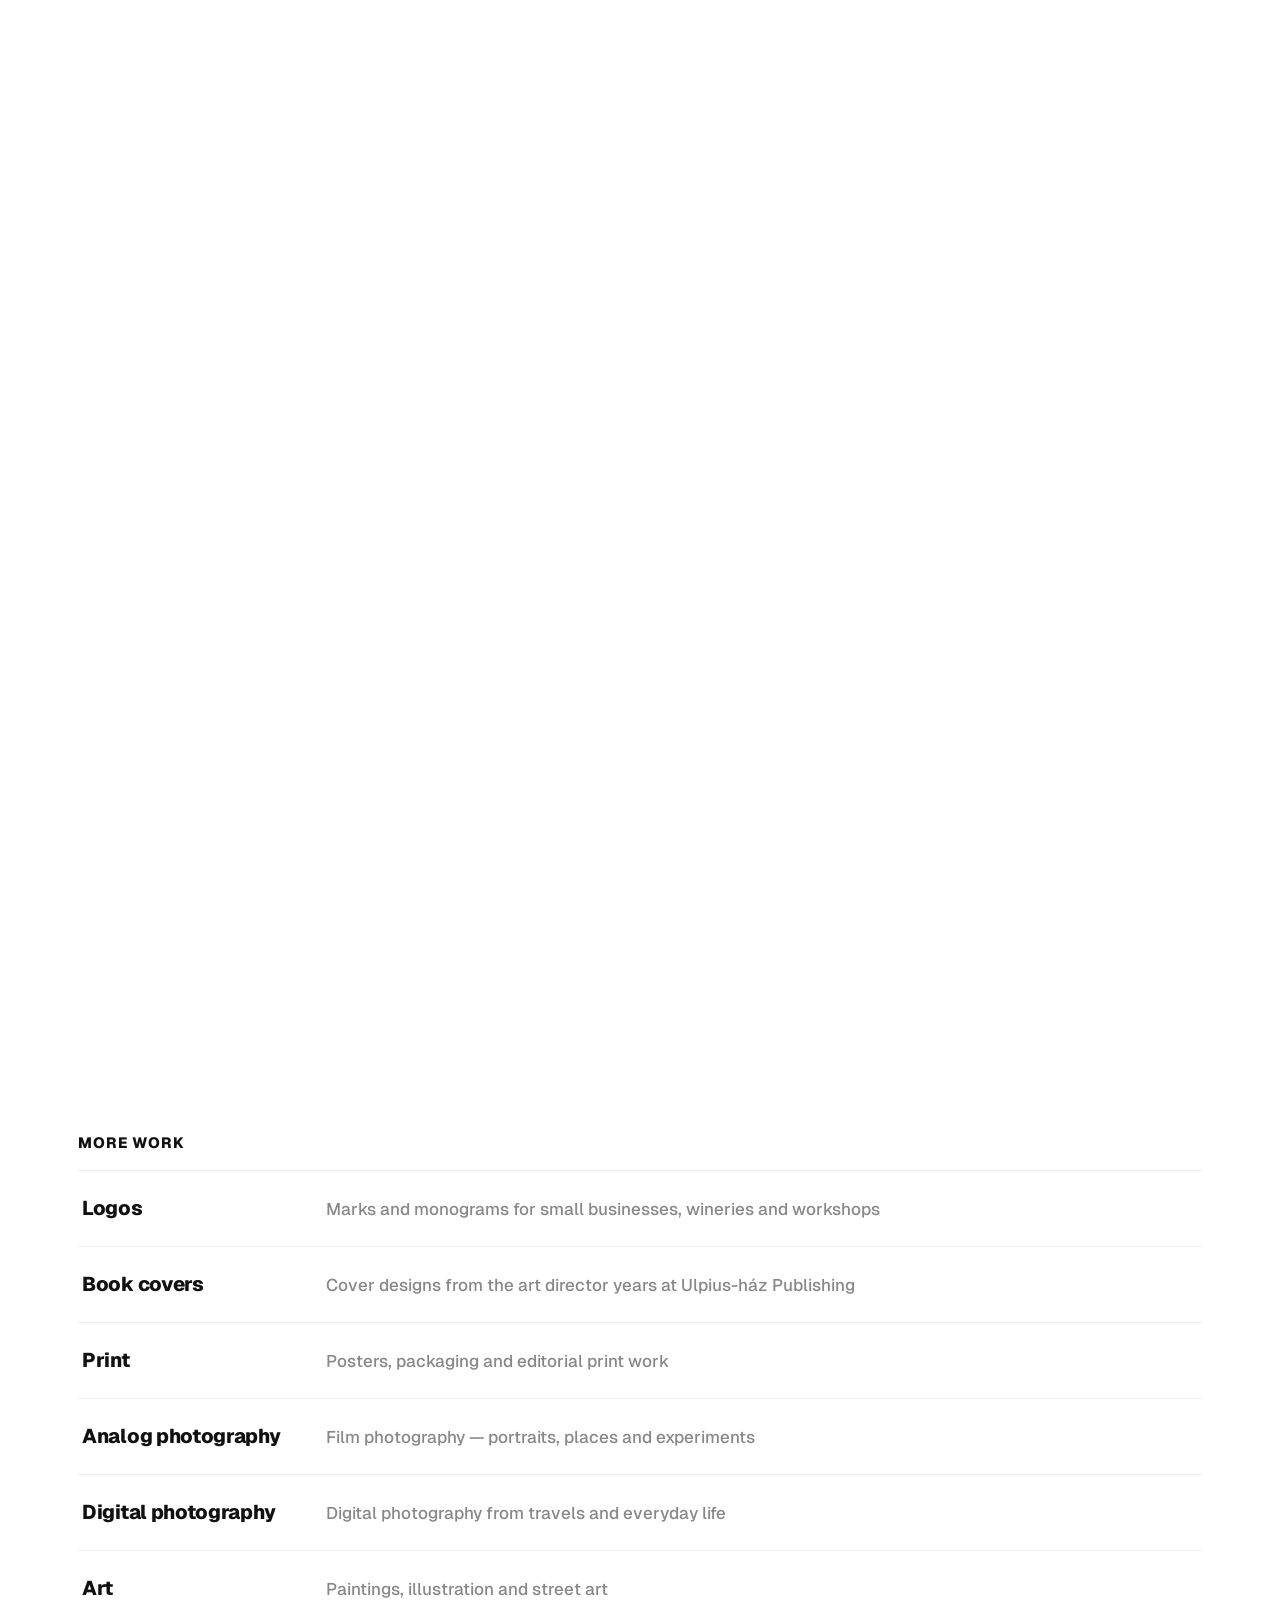
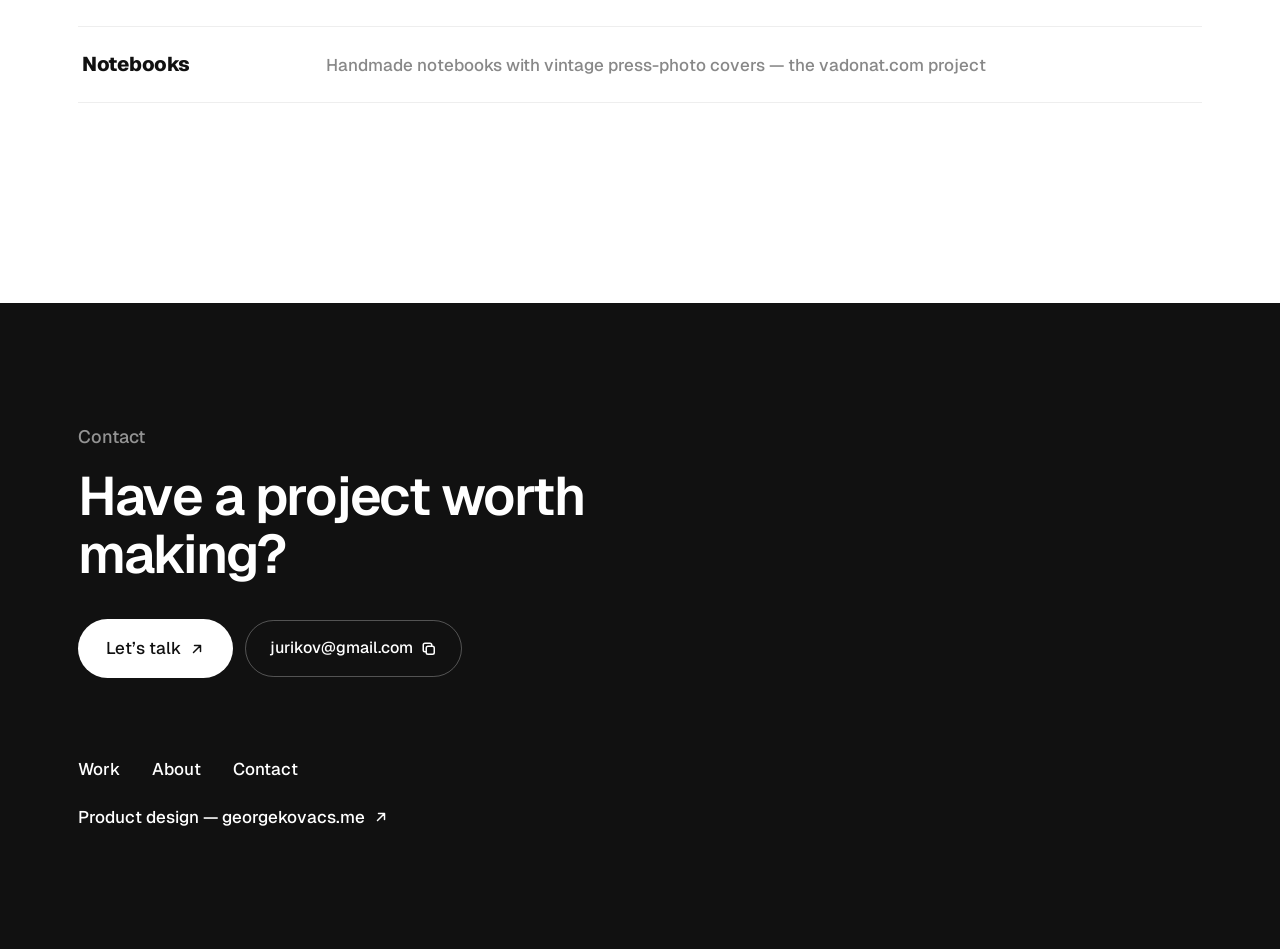
<file: design.html>
<!doctype html>
<html lang="en">
<head>
<meta charset="utf-8">
<meta name="viewport" content="width=device-width, initial-scale=1">
<title>Design — jurikov</title>
<meta name="description" content="jurikov — art, graphic design and photography by György Kovács">
<link rel="preconnect" href="https://fonts.googleapis.com">
<link rel="preconnect" href="https://fonts.gstatic.com" crossorigin>
<link href="https://fonts.googleapis.com/css2?family=Geist:wght@400;500;600;700;800&display=swap" rel="stylesheet">
<link rel="stylesheet" href="css/style.css?v=20261019c">
<link rel="icon" type="image/png" sizes="32x32" href="favicon-32.png">
<link rel="apple-touch-icon" href="apple-touch-icon.png">
<meta property="og:type" content="website">
<meta property="og:title" content="Design — jurikov">
<meta property="og:description" content="Art, graphic design and photography by György Kovács">
<meta property="og:image" content="https://jurikov.com/images/og.jpg">
<meta property="og:url" content="https://jurikov.com/design.html">
<meta name="twitter:card" content="summary_large_image">
<meta name="twitter:title" content="Design — jurikov">
<meta name="twitter:description" content="Art, graphic design and photography by György Kovács">
<meta name="twitter:image" content="https://jurikov.com/images/og.jpg">
</head>
<body>
<header class="top">
  <a class="wordmark" href="index.html">jurikov</a>
  <nav>
    <a class="roll" href="index.html"><span class="roll__track"><span>Work</span><span aria-hidden="true">Work</span></span></a>
    <a class="roll" href="about.html"><span class="roll__track"><span>About</span><span aria-hidden="true">About</span></span></a>
    <a class="roll" href="mailto:jurikov@gmail.com"><span class="roll__track"><span>Contact</span><span aria-hidden="true">Contact</span></span></a>
  </nav>
</header>
<main>
<section class="gallery-head">
  <h1>Design</h1>
  <p class="sub">Product and packaging design, ceramics and objects</p>
</section>
<div class="stack">
<figure class="card"><a href="images/design/exclusive-csoki-doboz.jpg" data-idx="0" data-caption="Exclusive chili chocolate package"><img class="wide" src="images/design/exclusive-csoki-doboz.jpg" alt="Exclusive chili chocolate package" width="800" height="364" loading="lazy"></a></figure>
<figure class="card"><a href="images/design/epuletkeramia-2-cseppek.jpg" data-idx="1" data-caption="Inkee - building ceramic"><img class="wide" src="images/design/epuletkeramia-2-cseppek.jpg" alt="Inkee - building ceramic" width="733" height="550" loading="lazy"></a></figure>
<figure class="card"><a href="images/design/epuletkeramia-1-csempe.jpg" data-idx="2" data-caption="Hexam - porcelain wall tile"><img class="wide" src="images/design/epuletkeramia-1-csempe.jpg" alt="Hexam - porcelain wall tile" width="800" height="301" loading="lazy"></a></figure>
<figure class="card"><a href="images/design/kgy-erem.jpg" data-idx="3" data-caption="Medal for my dad for the 50th"><img class="wide" src="images/design/kgy-erem.jpg" alt="Medal for my dad for the 50th" width="800" height="384" loading="lazy"></a></figure>
<figure class="card"><a href="images/design/papirhinta.jpg" data-idx="4" data-caption="&quot;IKEA&quot; paper swing"><img class="wide" src="images/design/papirhinta.jpg" alt="&quot;IKEA&quot; paper swing" width="800" height="535" loading="lazy"></a></figure>
<figure class="card"><a href="images/design/tipojatek.jpg" data-idx="5" data-caption="AMI logo and typographical toy"><img class="wide" src="images/design/tipojatek.jpg" alt="AMI logo and typographical toy" width="800" height="438" loading="lazy"></a></figure>
<figure class="card"><a href="images/design/papirlampa-1.jpg" data-idx="6" data-caption="Cikk-Cakk paper lamp"><img class="wide" src="images/design/papirlampa-1.jpg" alt="Cikk-Cakk paper lamp" width="800" height="436" loading="lazy"></a></figure>
<figure class="card"><a href="images/design/fa-lampa.jpg" data-idx="7" data-caption="Plywood lamp"><img class="wide" src="images/design/fa-lampa.jpg" alt="Plywood lamp" width="800" height="403" loading="lazy"></a></figure>
</div>
<div class="lightbox" hidden>
  <button class="lb-close" aria-label="Close">&times;</button>
  <button class="lb-prev" aria-label="Previous">&#8592;</button>
  <figure><img alt=""><figcaption></figcaption></figure>
  <button class="lb-next" aria-label="Next">&#8594;</button>
  <div class="lb-counter" aria-hidden="true"></div>
</div>
<section class="more">
  <h2>More work</h2>
<ul class="worklist">
<li><a class="worklink" href="logos.html"><span class="workname">Logos</span><span class="workdesc">Marks and monograms for small businesses, wineries and workshops</span></a></li>
<li><a class="worklink" href="book-covers.html"><span class="workname">Book covers</span><span class="workdesc">Cover designs from the art director years at Ulpius-ház Publishing</span></a></li>
<li><a class="worklink" href="print.html"><span class="workname">Print</span><span class="workdesc">Posters, packaging and editorial print work</span></a></li>
<li><a class="worklink" href="photo-analog.html"><span class="workname">Analog photography</span><span class="workdesc">Film photography — portraits, places and experiments</span></a></li>
<li><a class="worklink" href="photo-digital.html"><span class="workname">Digital photography</span><span class="workdesc">Digital photography from travels and everyday life</span></a></li>
<li><a class="worklink" href="art.html"><span class="workname">Art</span><span class="workdesc">Paintings, illustration and street art</span></a></li>
<li><a class="worklink" href="notebooks.html"><span class="workname">Notebooks</span><span class="workdesc">Handmade notebooks with vintage press-photo covers — the vadonat.com project</span></a></li>
</ul>
</section>
<script src="js/lightbox.js?v=20261019c"></script>
</main>
<footer class="site-footer">
  <div class="footer-inner">
    <p class="footer-label">Contact</p>
    <h2 class="footer-title">Have a project worth making?</h2>
    <div class="footer-actions">
      <a class="btn" href="mailto:jurikov@gmail.com"><span>Let’s talk</span><svg class="arrow" viewBox="0 0 16 16" aria-hidden="true"><path d="M4.5 11.5l7-7M5.5 4.5h6v6"></path></svg></a>
      <button class="copy-email copy-email--footer" type="button" data-copy="jurikov@gmail.com" aria-label="Copy email address jurikov@gmail.com"><span class="copy-email__text">jurikov@gmail.com</span><span class="copy-email__done" aria-hidden="true">Copied</span><svg class="icon icon-copy" viewBox="0 0 16 16" aria-hidden="true"><rect x="5.25" y="5.25" width="8" height="8" rx="1.75"></rect><path d="M10.75 5.25V4a1.75 1.75 0 0 0-1.75-1.75H4A1.75 1.75 0 0 0 2.25 4v5c0 .97.78 1.75 1.75 1.75h1.25"></path></svg><svg class="icon icon-check" viewBox="0 0 16 16" aria-hidden="true"><path d="M3 8.5l3.2 3L13 4.5"></path></svg></button>
    </div>
    <div class="footer-links">
      <nav class="footer-nav" aria-label="Footer">
        <a class="roll" href="index.html"><span class="roll__track"><span>Work</span><span aria-hidden="true">Work</span></span></a>
        <a class="roll" href="about.html"><span class="roll__track"><span>About</span><span aria-hidden="true">About</span></span></a>
        <a class="roll" href="mailto:jurikov@gmail.com"><span class="roll__track"><span>Contact</span><span aria-hidden="true">Contact</span></span></a>
      </nav>
      <a class="arrow-link" href="https://georgekovacs.me" target="_blank" rel="noopener"><span>Product design — georgekovacs.me</span><svg class="arrow" viewBox="0 0 16 16" aria-hidden="true"><path d="M4.5 11.5l7-7M5.5 4.5h6v6"></path></svg></a>
    </div>
  </div>
</footer>
<script src="js/fade.js?v=20261019c"></script>
</body>
</html>
</file>
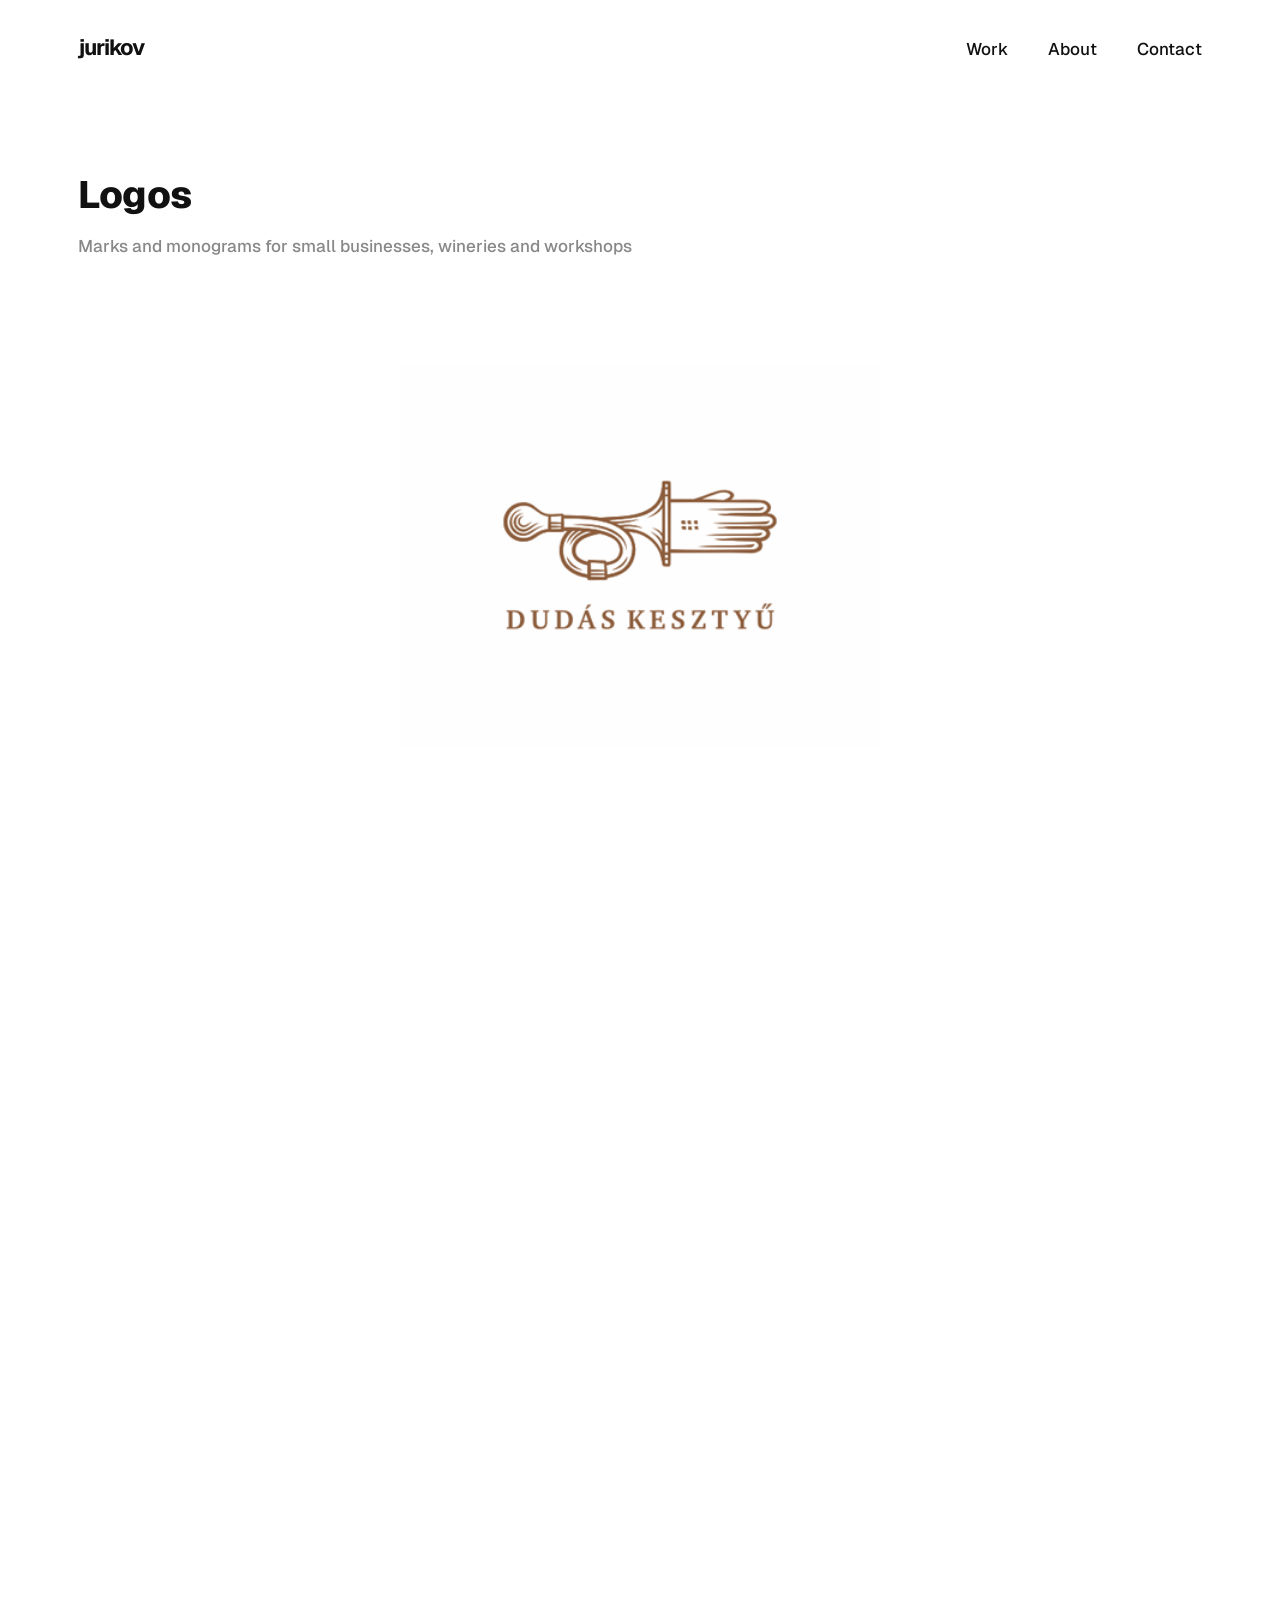
<file: logos.html>
<!doctype html>
<html lang="en">
<head>
<meta charset="utf-8">
<meta name="viewport" content="width=device-width, initial-scale=1">
<title>Logos — jurikov</title>
<meta name="description" content="jurikov — art, graphic design and photography by György Kovács">
<link rel="preconnect" href="https://fonts.googleapis.com">
<link rel="preconnect" href="https://fonts.gstatic.com" crossorigin>
<link href="https://fonts.googleapis.com/css2?family=Geist:wght@400;500;600;700;800&display=swap" rel="stylesheet">
<link rel="stylesheet" href="css/style.css?v=20261019c">
<link rel="icon" type="image/png" sizes="32x32" href="favicon-32.png">
<link rel="apple-touch-icon" href="apple-touch-icon.png">
<meta property="og:type" content="website">
<meta property="og:title" content="Logos — jurikov">
<meta property="og:description" content="Art, graphic design and photography by György Kovács">
<meta property="og:image" content="https://jurikov.com/images/og.jpg">
<meta property="og:url" content="https://jurikov.com/logos.html">
<meta name="twitter:card" content="summary_large_image">
<meta name="twitter:title" content="Logos — jurikov">
<meta name="twitter:description" content="Art, graphic design and photography by György Kovács">
<meta name="twitter:image" content="https://jurikov.com/images/og.jpg">
</head>
<body>
<header class="top">
  <a class="wordmark" href="index.html">jurikov</a>
  <nav>
    <a class="roll" href="index.html"><span class="roll__track"><span>Work</span><span aria-hidden="true">Work</span></span></a>
    <a class="roll" href="about.html"><span class="roll__track"><span>About</span><span aria-hidden="true">About</span></span></a>
    <a class="roll" href="mailto:jurikov@gmail.com"><span class="roll__track"><span>Contact</span><span aria-hidden="true">Contact</span></span></a>
  </nav>
</header>
<main>
<section class="gallery-head">
  <h1>Logos</h1>
  <p class="sub">Marks and monograms for small businesses, wineries and workshops</p>
</section>
<div class="stack stack-logos">
<figure class="card"><a href="images/logos/dudasgloves-1.png" data-idx="0" data-caption="Dudás (Horn) Gloves"><img class="wide" src="images/logos/dudasgloves-1.png" alt="Dudás (Horn) Gloves" width="400" height="320" loading="lazy"></a></figure>
<figure class="card"><a href="images/logos/dudasgloves-2.png" data-idx="1" data-caption="Dudás (Horn) Gloves"><img class="wide" src="images/logos/dudasgloves-2.png" alt="Dudás (Horn) Gloves" width="400" height="320" loading="lazy"></a></figure>
<figure class="card"><a href="images/logos/gerhardtbakery.png" data-idx="2" data-caption="Gerhardt Bakery"><img class="wide" src="images/logos/gerhardtbakery.png" alt="Gerhardt Bakery" width="400" height="320" loading="lazy"></a></figure>
<figure class="card"><a href="images/logos/top-end-1.png" data-idx="3" data-caption=""><img class="wide" src="images/logos/top-end-1.png" alt="Logos" width="400" height="320" loading="lazy"></a></figure>
<figure class="card"><a href="images/logos/top-end-2-v2.png" data-idx="4" data-caption=""><img class="wide" src="images/logos/top-end-2-v2.png" alt="Logos" width="400" height="320" loading="lazy"></a></figure>
<figure class="card"><a href="images/logos/top-end-3.png" data-idx="5" data-caption=""><img class="wide" src="images/logos/top-end-3.png" alt="Logos" width="400" height="320" loading="lazy"></a></figure>
<figure class="card"><a href="images/logos/tundervolgy.png" data-idx="6" data-caption=""><img class="wide" src="images/logos/tundervolgy.png" alt="Logos" width="400" height="320" loading="lazy"></a></figure>
<figure class="card"><a href="images/logos/hatter-2.png" data-idx="7" data-caption=""><img class="wide" src="images/logos/hatter-2.png" alt="Logos" width="400" height="320" loading="lazy"></a></figure>
<figure class="card"><a href="images/logos/hatter-1.png" data-idx="8" data-caption=""><img class="wide" src="images/logos/hatter-1.png" alt="Logos" width="400" height="320" loading="lazy"></a></figure>
<figure class="card"><a href="images/logos/fata.png" data-idx="9" data-caption="Timber Industry Scientific Foundati"><img class="wide" src="images/logos/fata.png" alt="Timber Industry Scientific Foundati" width="400" height="320" loading="lazy"></a></figure>
<figure class="card"><a href="images/logos/baranyi.png" data-idx="10" data-caption="Baranyi Worksafe"><img class="wide" src="images/logos/baranyi.png" alt="Baranyi Worksafe" width="325" height="260" loading="lazy"></a></figure>
<figure class="card"><a href="images/logos/walters.png" data-idx="11" data-caption=""><img class="wide" src="images/logos/walters.png" alt="Logos" width="400" height="320" loading="lazy"></a></figure>
<figure class="card"><a href="images/logos/hotelfamulus.png" data-idx="12" data-caption="Hotel Famulus"><img class="wide" src="images/logos/hotelfamulus.png" alt="Hotel Famulus" width="400" height="320" loading="lazy"></a></figure>
<figure class="card"><a href="images/logos/wainui-3.png" data-idx="13" data-caption=""><img class="wide" src="images/logos/wainui-3.png" alt="Logos" width="400" height="320" loading="lazy"></a></figure>
<figure class="card"><a href="images/logos/wainui-2.png" data-idx="14" data-caption=""><img class="wide" src="images/logos/wainui-2.png" alt="Logos" width="400" height="320" loading="lazy"></a></figure>
<figure class="card"><a href="images/logos/wainui-1.png" data-idx="15" data-caption=""><img class="wide" src="images/logos/wainui-1.png" alt="Logos" width="400" height="320" loading="lazy"></a></figure>
<figure class="card"><a href="images/logos/monkey-island-2.png" data-idx="16" data-caption=""><img class="wide" src="images/logos/monkey-island-2.png" alt="Logos" width="400" height="320" loading="lazy"></a></figure>
<figure class="card"><a href="images/logos/monkey-island-1.png" data-idx="17" data-caption=""><img class="wide" src="images/logos/monkey-island-1.png" alt="Logos" width="400" height="320" loading="lazy"></a></figure>
<figure class="card"><a href="images/logos/saldo-3.png" data-idx="18" data-caption=""><img class="wide" src="images/logos/saldo-3.png" alt="Logos" width="400" height="320" loading="lazy"></a></figure>
<figure class="card"><a href="images/logos/saldo-4.png" data-idx="19" data-caption=""><img class="wide" src="images/logos/saldo-4.png" alt="Logos" width="400" height="320" loading="lazy"></a></figure>
<figure class="card"><a href="images/logos/saldo-2.png" data-idx="20" data-caption=""><img class="wide" src="images/logos/saldo-2.png" alt="Logos" width="400" height="320" loading="lazy"></a></figure>
<figure class="card"><a href="images/logos/saldo-1.png" data-idx="21" data-caption=""><img class="wide" src="images/logos/saldo-1.png" alt="Logos" width="400" height="320" loading="lazy"></a></figure>
<figure class="card"><a href="images/logos/youheey.png" data-idx="22" data-caption=""><img class="wide" src="images/logos/youheey.png" alt="Logos" width="400" height="320" loading="lazy"></a></figure>
<figure class="card"><a href="images/logos/pracseredit.png" data-idx="23" data-caption="Edit Pracser monogram"><img class="wide" src="images/logos/pracseredit.png" alt="Edit Pracser monogram" width="400" height="320" loading="lazy"></a></figure>
<figure class="card"><a href="images/logos/21.png" data-idx="24" data-caption=""><img class="wide" src="images/logos/21.png" alt="Logos" width="400" height="320" loading="lazy"></a></figure>
<figure class="card"><a href="images/logos/vadonat.png" data-idx="25" data-caption=""><img class="wide" src="images/logos/vadonat.png" alt="Logos" width="400" height="320" loading="lazy"></a></figure>
<figure class="card"><a href="images/logos/szekszerviz.png" data-idx="26" data-caption="Chair Hospital"><img class="wide" src="images/logos/szekszerviz.png" alt="Chair Hospital" width="400" height="320" loading="lazy"></a></figure>
<figure class="card"><a href="images/logos/kulturwc.png" data-idx="27" data-caption="Culture WC"><img class="wide" src="images/logos/kulturwc.png" alt="Culture WC" width="400" height="320" loading="lazy"></a></figure>
<figure class="card"><a href="images/logos/hubertusz.png" data-idx="28" data-caption="Hubertus House Park"><img class="wide" src="images/logos/hubertusz.png" alt="Hubertus House Park" width="400" height="320" loading="lazy"></a></figure>
<figure class="card"><a href="images/logos/csabasandor.png" data-idx="29" data-caption="CsS lawyer mongram"><img class="wide" src="images/logos/csabasandor.png" alt="CsS lawyer mongram" width="400" height="320" loading="lazy"></a></figure>
<figure class="card"><a href="images/logos/bruckner.png" data-idx="30" data-caption="B monogram"><img class="wide" src="images/logos/bruckner.png" alt="B monogram" width="400" height="320" loading="lazy"></a></figure>
<figure class="card"><a href="images/logos/jankoablak.png" data-idx="31" data-caption="Janko window"><img class="wide" src="images/logos/jankoablak.png" alt="Janko window" width="400" height="320" loading="lazy"></a></figure>
<figure class="card"><a href="images/logos/kgy.png" data-idx="32" data-caption="KGY monogram"><img class="wide" src="images/logos/kgy.png" alt="KGY monogram" width="400" height="320" loading="lazy"></a></figure>
<figure class="card"><a href="images/logos/dhs1.png" data-idx="33" data-caption="Dental Health Service"><img class="wide" src="images/logos/dhs1.png" alt="Dental Health Service" width="400" height="320" loading="lazy"></a></figure>
<figure class="card"><a href="images/logos/innoligno.png" data-idx="34" data-caption="Innovative Wood Tech Exhibition"><img class="wide" src="images/logos/innoligno.png" alt="Innovative Wood Tech Exhibition" width="400" height="320" loading="lazy"></a></figure>
<figure class="card"><a href="images/logos/correctelectronic.png" data-idx="35" data-caption="Correct Electronic"><img class="wide" src="images/logos/correctelectronic.png" alt="Correct Electronic" width="400" height="320" loading="lazy"></a></figure>
<figure class="card"><a href="images/logos/kerekecske.png" data-idx="36" data-caption="Kerekecske - Little Goat Wheel"><img class="wide" src="images/logos/kerekecske.png" alt="Kerekecske - Little Goat Wheel" width="400" height="320" loading="lazy"></a></figure>
<figure class="card"><a href="images/logos/humanagro.png" data-idx="37" data-caption="Human-Agro Energy"><img class="wide" src="images/logos/humanagro.png" alt="Human-Agro Energy" width="400" height="320" loading="lazy"></a></figure>
<figure class="card"><a href="images/logos/funiq.png" data-idx="38" data-caption=""><img class="wide" src="images/logos/funiq.png" alt="Logos" width="400" height="320" loading="lazy"></a></figure>
<figure class="card"><a href="images/logos/gimesi1.png" data-idx="39" data-caption="Gimesi mortician"><img class="wide" src="images/logos/gimesi1.png" alt="Gimesi mortician" width="400" height="320" loading="lazy"></a></figure>
</div>
<div class="lightbox" hidden>
  <button class="lb-close" aria-label="Close">&times;</button>
  <button class="lb-prev" aria-label="Previous">&#8592;</button>
  <figure><img alt=""><figcaption></figcaption></figure>
  <button class="lb-next" aria-label="Next">&#8594;</button>
  <div class="lb-counter" aria-hidden="true"></div>
</div>
<section class="more">
  <h2>More work</h2>
<ul class="worklist">
<li><a class="worklink" href="book-covers.html"><span class="workname">Book covers</span><span class="workdesc">Cover designs from the art director years at Ulpius-ház Publishing</span></a></li>
<li><a class="worklink" href="print.html"><span class="workname">Print</span><span class="workdesc">Posters, packaging and editorial print work</span></a></li>
<li><a class="worklink" href="design.html"><span class="workname">Design</span><span class="workdesc">Product and packaging design, ceramics and objects</span></a></li>
<li><a class="worklink" href="photo-analog.html"><span class="workname">Analog photography</span><span class="workdesc">Film photography — portraits, places and experiments</span></a></li>
<li><a class="worklink" href="photo-digital.html"><span class="workname">Digital photography</span><span class="workdesc">Digital photography from travels and everyday life</span></a></li>
<li><a class="worklink" href="art.html"><span class="workname">Art</span><span class="workdesc">Paintings, illustration and street art</span></a></li>
<li><a class="worklink" href="notebooks.html"><span class="workname">Notebooks</span><span class="workdesc">Handmade notebooks with vintage press-photo covers — the vadonat.com project</span></a></li>
</ul>
</section>
<script src="js/lightbox.js?v=20261019c"></script>
</main>
<footer class="site-footer">
  <div class="footer-inner">
    <p class="footer-label">Contact</p>
    <h2 class="footer-title">Have a project worth making?</h2>
    <div class="footer-actions">
      <a class="btn" href="mailto:jurikov@gmail.com"><span>Let’s talk</span><svg class="arrow" viewBox="0 0 16 16" aria-hidden="true"><path d="M4.5 11.5l7-7M5.5 4.5h6v6"></path></svg></a>
      <button class="copy-email copy-email--footer" type="button" data-copy="jurikov@gmail.com" aria-label="Copy email address jurikov@gmail.com"><span class="copy-email__text">jurikov@gmail.com</span><span class="copy-email__done" aria-hidden="true">Copied</span><svg class="icon icon-copy" viewBox="0 0 16 16" aria-hidden="true"><rect x="5.25" y="5.25" width="8" height="8" rx="1.75"></rect><path d="M10.75 5.25V4a1.75 1.75 0 0 0-1.75-1.75H4A1.75 1.75 0 0 0 2.25 4v5c0 .97.78 1.75 1.75 1.75h1.25"></path></svg><svg class="icon icon-check" viewBox="0 0 16 16" aria-hidden="true"><path d="M3 8.5l3.2 3L13 4.5"></path></svg></button>
    </div>
    <div class="footer-links">
      <nav class="footer-nav" aria-label="Footer">
        <a class="roll" href="index.html"><span class="roll__track"><span>Work</span><span aria-hidden="true">Work</span></span></a>
        <a class="roll" href="about.html"><span class="roll__track"><span>About</span><span aria-hidden="true">About</span></span></a>
        <a class="roll" href="mailto:jurikov@gmail.com"><span class="roll__track"><span>Contact</span><span aria-hidden="true">Contact</span></span></a>
      </nav>
      <a class="arrow-link" href="https://georgekovacs.me" target="_blank" rel="noopener"><span>Product design — georgekovacs.me</span><svg class="arrow" viewBox="0 0 16 16" aria-hidden="true"><path d="M4.5 11.5l7-7M5.5 4.5h6v6"></path></svg></a>
    </div>
  </div>
</footer>
<script src="js/fade.js?v=20261019c"></script>
</body>
</html>
</file>
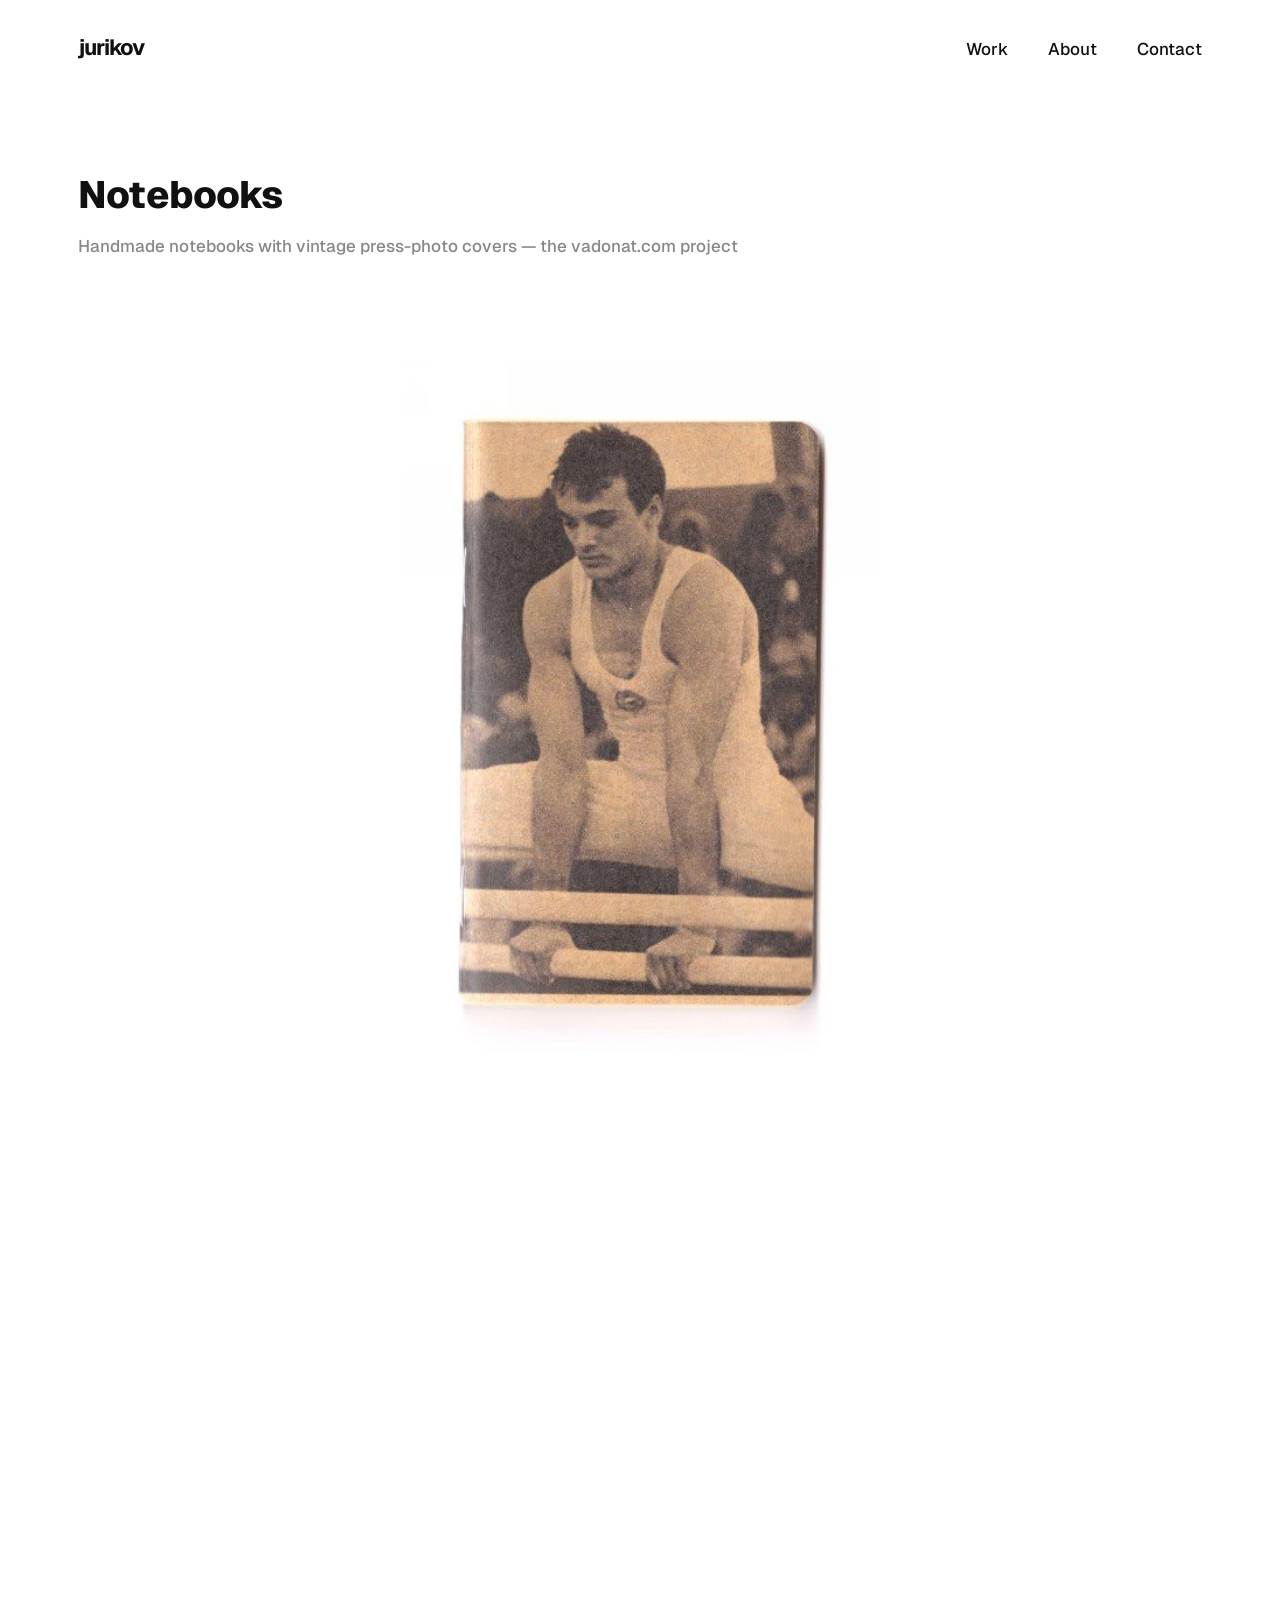
<file: notebooks.html>
<!doctype html>
<html lang="en">
<head>
<meta charset="utf-8">
<meta name="viewport" content="width=device-width, initial-scale=1">
<title>Notebooks — jurikov</title>
<meta name="description" content="jurikov — art, graphic design and photography by György Kovács">
<link rel="preconnect" href="https://fonts.googleapis.com">
<link rel="preconnect" href="https://fonts.gstatic.com" crossorigin>
<link href="https://fonts.googleapis.com/css2?family=Geist:wght@400;500;600;700;800&display=swap" rel="stylesheet">
<link rel="stylesheet" href="css/style.css?v=20261019c">
<link rel="icon" type="image/png" sizes="32x32" href="favicon-32.png">
<link rel="apple-touch-icon" href="apple-touch-icon.png">
<meta property="og:type" content="website">
<meta property="og:title" content="Notebooks — jurikov">
<meta property="og:description" content="Art, graphic design and photography by György Kovács">
<meta property="og:image" content="https://jurikov.com/images/og.jpg">
<meta property="og:url" content="https://jurikov.com/notebooks.html">
<meta name="twitter:card" content="summary_large_image">
<meta name="twitter:title" content="Notebooks — jurikov">
<meta name="twitter:description" content="Art, graphic design and photography by György Kovács">
<meta name="twitter:image" content="https://jurikov.com/images/og.jpg">
</head>
<body>
<header class="top">
  <a class="wordmark" href="index.html">jurikov</a>
  <nav>
    <a class="roll" href="index.html"><span class="roll__track"><span>Work</span><span aria-hidden="true">Work</span></span></a>
    <a class="roll" href="about.html"><span class="roll__track"><span>About</span><span aria-hidden="true">About</span></span></a>
    <a class="roll" href="mailto:jurikov@gmail.com"><span class="roll__track"><span>Contact</span><span aria-hidden="true">Contact</span></span></a>
  </nav>
</header>
<main>
<section class="gallery-head">
  <h1>Notebooks</h1>
  <p class="sub">Handmade notebooks with vintage press-photo covers — the vadonat.com project</p>
</section>
<div class="stack">
<figure class="card"><a href="images/notebooks/001-tornasz.jpg" data-idx="0" data-caption=""><img class="tall" src="images/notebooks/001-tornasz.jpg" alt="Notebooks" width="406" height="600" loading="lazy"></a></figure>
<figure class="card"><a href="images/notebooks/002-sztalin.jpg" data-idx="1" data-caption=""><img class="tall" src="images/notebooks/002-sztalin.jpg" alt="Notebooks" width="406" height="600" loading="lazy"></a></figure>
<figure class="card"><a href="images/notebooks/003-csajos.jpg" data-idx="2" data-caption=""><img class="tall" src="images/notebooks/003-csajos.jpg" alt="Notebooks" width="406" height="600" loading="lazy"></a></figure>
<figure class="card"><a href="images/notebooks/004-buco.jpg" data-idx="3" data-caption=""><img class="tall" src="images/notebooks/004-buco.jpg" alt="Notebooks" width="408" height="600" loading="lazy"></a></figure>
<figure class="card"><a href="images/notebooks/005-buco.jpg" data-idx="4" data-caption=""><img class="tall" src="images/notebooks/005-buco.jpg" alt="Notebooks" width="408" height="600" loading="lazy"></a></figure>
<figure class="card"><a href="images/notebooks/006-munkas.jpg" data-idx="5" data-caption=""><img class="tall" src="images/notebooks/006-munkas.jpg" alt="Notebooks" width="410" height="600" loading="lazy"></a></figure>
<figure class="card"><a href="images/notebooks/007-csaj.jpg" data-idx="6" data-caption=""><img class="tall" src="images/notebooks/007-csaj.jpg" alt="Notebooks" width="406" height="600" loading="lazy"></a></figure>
<figure class="card"><a href="images/notebooks/008-buco.jpg" data-idx="7" data-caption=""><img class="tall" src="images/notebooks/008-buco.jpg" alt="Notebooks" width="406" height="600" loading="lazy"></a></figure>
<figure class="card"><a href="images/notebooks/009-huck.jpg" data-idx="8" data-caption=""><img class="tall" src="images/notebooks/009-huck.jpg" alt="Notebooks" width="406" height="600" loading="lazy"></a></figure>
<figure class="card"><a href="images/notebooks/010-huck.jpg" data-idx="9" data-caption=""><img class="tall" src="images/notebooks/010-huck.jpg" alt="Notebooks" width="406" height="600" loading="lazy"></a></figure>
<figure class="card"><a href="images/notebooks/011-buco.jpg" data-idx="10" data-caption=""><img class="tall" src="images/notebooks/011-buco.jpg" alt="Notebooks" width="395" height="600" loading="lazy"></a></figure>
<figure class="card"><a href="images/notebooks/012-buco.jpg" data-idx="11" data-caption=""><img class="tall" src="images/notebooks/012-buco.jpg" alt="Notebooks" width="421" height="600" loading="lazy"></a></figure>
<figure class="card"><a href="images/notebooks/013-buco.jpg" data-idx="12" data-caption=""><img class="tall" src="images/notebooks/013-buco.jpg" alt="Notebooks" width="406" height="600" loading="lazy"></a></figure>
<figure class="card"><a href="images/notebooks/014-text.jpg" data-idx="13" data-caption=""><img class="tall" src="images/notebooks/014-text.jpg" alt="Notebooks" width="406" height="600" loading="lazy"></a></figure>
<figure class="card"><a href="images/notebooks/015-hellsangel.jpg" data-idx="14" data-caption=""><img class="tall" src="images/notebooks/015-hellsangel.jpg" alt="Notebooks" width="406" height="600" loading="lazy"></a></figure>
<figure class="card"><a href="images/notebooks/016-kiccsaj.jpg" data-idx="15" data-caption=""><img class="tall" src="images/notebooks/016-kiccsaj.jpg" alt="Notebooks" width="406" height="600" loading="lazy"></a></figure>
<figure class="card"><a href="images/notebooks/017-arctalancsaj.jpg" data-idx="16" data-caption=""><img class="tall" src="images/notebooks/017-arctalancsaj.jpg" alt="Notebooks" width="406" height="600" loading="lazy"></a></figure>
<figure class="card"><a href="images/notebooks/018-reagan.jpg" data-idx="17" data-caption=""><img class="tall" src="images/notebooks/018-reagan.jpg" alt="Notebooks" width="388" height="600" loading="lazy"></a></figure>
<figure class="card"><a href="images/notebooks/019-tvmusor.jpg" data-idx="18" data-caption=""><img class="tall" src="images/notebooks/019-tvmusor.jpg" alt="Notebooks" width="406" height="600" loading="lazy"></a></figure>
<figure class="card"><a href="images/notebooks/020-rejtveny.jpg" data-idx="19" data-caption=""><img class="tall" src="images/notebooks/020-rejtveny.jpg" alt="Notebooks" width="406" height="600" loading="lazy"></a></figure>
<figure class="card"><a href="images/notebooks/021-tarskereso.jpg" data-idx="20" data-caption=""><img class="tall" src="images/notebooks/021-tarskereso.jpg" alt="Notebooks" width="406" height="600" loading="lazy"></a></figure>
<figure class="card"><a href="images/notebooks/022-lanylab.jpg" data-idx="21" data-caption=""><img class="tall" src="images/notebooks/022-lanylab.jpg" alt="Notebooks" width="406" height="600" loading="lazy"></a></figure>
<figure class="card"><a href="images/notebooks/023-buco.jpg" data-idx="22" data-caption=""><img class="tall" src="images/notebooks/023-buco.jpg" alt="Notebooks" width="406" height="600" loading="lazy"></a></figure>
<figure class="card"><a href="images/notebooks/024-arafat-esborat.jpg" data-idx="23" data-caption=""><img class="tall" src="images/notebooks/024-arafat-esborat.jpg" alt="Notebooks" width="406" height="600" loading="lazy"></a></figure>
<figure class="card"><a href="images/notebooks/025-csajok.jpg" data-idx="24" data-caption=""><img class="tall" src="images/notebooks/025-csajok.jpg" alt="Notebooks" width="406" height="600" loading="lazy"></a></figure>
<figure class="card"><a href="images/notebooks/026-csavo.jpg" data-idx="25" data-caption=""><img class="tall" src="images/notebooks/026-csavo.jpg" alt="Notebooks" width="406" height="600" loading="lazy"></a></figure>
<figure class="card"><a href="images/notebooks/027-rejtveny.jpg" data-idx="26" data-caption=""><img class="tall" src="images/notebooks/027-rejtveny.jpg" alt="Notebooks" width="406" height="600" loading="lazy"></a></figure>
<figure class="card"><a href="images/notebooks/028-foci.jpg" data-idx="27" data-caption=""><img class="tall" src="images/notebooks/028-foci.jpg" alt="Notebooks" width="406" height="600" loading="lazy"></a></figure>
<figure class="card"><a href="images/notebooks/029-huck.jpg" data-idx="28" data-caption=""><img class="tall" src="images/notebooks/029-huck.jpg" alt="Notebooks" width="406" height="600" loading="lazy"></a></figure>
<figure class="card"><a href="images/notebooks/030-strand.jpg" data-idx="29" data-caption=""><img class="tall" src="images/notebooks/030-strand.jpg" alt="Notebooks" width="406" height="600" loading="lazy"></a></figure>
<figure class="card"><a href="images/notebooks/031-bagoly.jpg" data-idx="30" data-caption=""><img class="tall" src="images/notebooks/031-bagoly.jpg" alt="Notebooks" width="406" height="600" loading="lazy"></a></figure>
<figure class="card"><a href="images/notebooks/032-kolni.jpg" data-idx="31" data-caption=""><img class="tall" src="images/notebooks/032-kolni.jpg" alt="Notebooks" width="406" height="600" loading="lazy"></a></figure>
<figure class="card"><a href="images/notebooks/033-csajrajz.jpg" data-idx="32" data-caption=""><img class="tall" src="images/notebooks/033-csajrajz.jpg" alt="Notebooks" width="406" height="600" loading="lazy"></a></figure>
<figure class="card"><a href="images/notebooks/034-kiccsajrajz.jpg" data-idx="33" data-caption=""><img class="tall" src="images/notebooks/034-kiccsajrajz.jpg" alt="Notebooks" width="406" height="600" loading="lazy"></a></figure>
<figure class="card"><a href="images/notebooks/035-nappalikrem.jpg" data-idx="34" data-caption=""><img class="tall" src="images/notebooks/035-nappalikrem.jpg" alt="Notebooks" width="406" height="600" loading="lazy"></a></figure>
<figure class="card"><a href="images/notebooks/036-ovomaltine.jpg" data-idx="35" data-caption=""><img class="tall" src="images/notebooks/036-ovomaltine.jpg" alt="Notebooks" width="406" height="600" loading="lazy"></a></figure>
<figure class="card"><a href="images/notebooks/037-belmondo.jpg" data-idx="36" data-caption=""><img class="tall" src="images/notebooks/037-belmondo.jpg" alt="Notebooks" width="406" height="600" loading="lazy"></a></figure>
<figure class="card"><a href="images/notebooks/038-csaj.jpg" data-idx="37" data-caption=""><img class="tall" src="images/notebooks/038-csaj.jpg" alt="Notebooks" width="406" height="600" loading="lazy"></a></figure>
<figure class="card"><a href="images/notebooks/039-csaj.jpg" data-idx="38" data-caption=""><img class="tall" src="images/notebooks/039-csaj.jpg" alt="Notebooks" width="406" height="600" loading="lazy"></a></figure>
<figure class="card"><a href="images/notebooks/040-bamba.jpg" data-idx="39" data-caption=""><img class="tall" src="images/notebooks/040-bamba.jpg" alt="Notebooks" width="406" height="600" loading="lazy"></a></figure>
<figure class="card"><a href="images/notebooks/041-szemuveg.jpg" data-idx="40" data-caption=""><img class="tall" src="images/notebooks/041-szemuveg.jpg" alt="Notebooks" width="406" height="600" loading="lazy"></a></figure>
</div>
<div class="lightbox" hidden>
  <button class="lb-close" aria-label="Close">&times;</button>
  <button class="lb-prev" aria-label="Previous">&#8592;</button>
  <figure><img alt=""><figcaption></figcaption></figure>
  <button class="lb-next" aria-label="Next">&#8594;</button>
  <div class="lb-counter" aria-hidden="true"></div>
</div>
<section class="more">
  <h2>More work</h2>
<ul class="worklist">
<li><a class="worklink" href="logos.html"><span class="workname">Logos</span><span class="workdesc">Marks and monograms for small businesses, wineries and workshops</span></a></li>
<li><a class="worklink" href="book-covers.html"><span class="workname">Book covers</span><span class="workdesc">Cover designs from the art director years at Ulpius-ház Publishing</span></a></li>
<li><a class="worklink" href="print.html"><span class="workname">Print</span><span class="workdesc">Posters, packaging and editorial print work</span></a></li>
<li><a class="worklink" href="design.html"><span class="workname">Design</span><span class="workdesc">Product and packaging design, ceramics and objects</span></a></li>
<li><a class="worklink" href="photo-analog.html"><span class="workname">Analog photography</span><span class="workdesc">Film photography — portraits, places and experiments</span></a></li>
<li><a class="worklink" href="photo-digital.html"><span class="workname">Digital photography</span><span class="workdesc">Digital photography from travels and everyday life</span></a></li>
<li><a class="worklink" href="art.html"><span class="workname">Art</span><span class="workdesc">Paintings, illustration and street art</span></a></li>
</ul>
</section>
<script src="js/lightbox.js?v=20261019c"></script>
</main>
<footer class="site-footer">
  <div class="footer-inner">
    <p class="footer-label">Contact</p>
    <h2 class="footer-title">Have a project worth making?</h2>
    <div class="footer-actions">
      <a class="btn" href="mailto:jurikov@gmail.com"><span>Let’s talk</span><svg class="arrow" viewBox="0 0 16 16" aria-hidden="true"><path d="M4.5 11.5l7-7M5.5 4.5h6v6"></path></svg></a>
      <button class="copy-email copy-email--footer" type="button" data-copy="jurikov@gmail.com" aria-label="Copy email address jurikov@gmail.com"><span class="copy-email__text">jurikov@gmail.com</span><span class="copy-email__done" aria-hidden="true">Copied</span><svg class="icon icon-copy" viewBox="0 0 16 16" aria-hidden="true"><rect x="5.25" y="5.25" width="8" height="8" rx="1.75"></rect><path d="M10.75 5.25V4a1.75 1.75 0 0 0-1.75-1.75H4A1.75 1.75 0 0 0 2.25 4v5c0 .97.78 1.75 1.75 1.75h1.25"></path></svg><svg class="icon icon-check" viewBox="0 0 16 16" aria-hidden="true"><path d="M3 8.5l3.2 3L13 4.5"></path></svg></button>
    </div>
    <div class="footer-links">
      <nav class="footer-nav" aria-label="Footer">
        <a class="roll" href="index.html"><span class="roll__track"><span>Work</span><span aria-hidden="true">Work</span></span></a>
        <a class="roll" href="about.html"><span class="roll__track"><span>About</span><span aria-hidden="true">About</span></span></a>
        <a class="roll" href="mailto:jurikov@gmail.com"><span class="roll__track"><span>Contact</span><span aria-hidden="true">Contact</span></span></a>
      </nav>
      <a class="arrow-link" href="https://georgekovacs.me" target="_blank" rel="noopener"><span>Product design — georgekovacs.me</span><svg class="arrow" viewBox="0 0 16 16" aria-hidden="true"><path d="M4.5 11.5l7-7M5.5 4.5h6v6"></path></svg></a>
    </div>
  </div>
</footer>
<script src="js/fade.js?v=20261019c"></script>
</body>
</html>
</file>
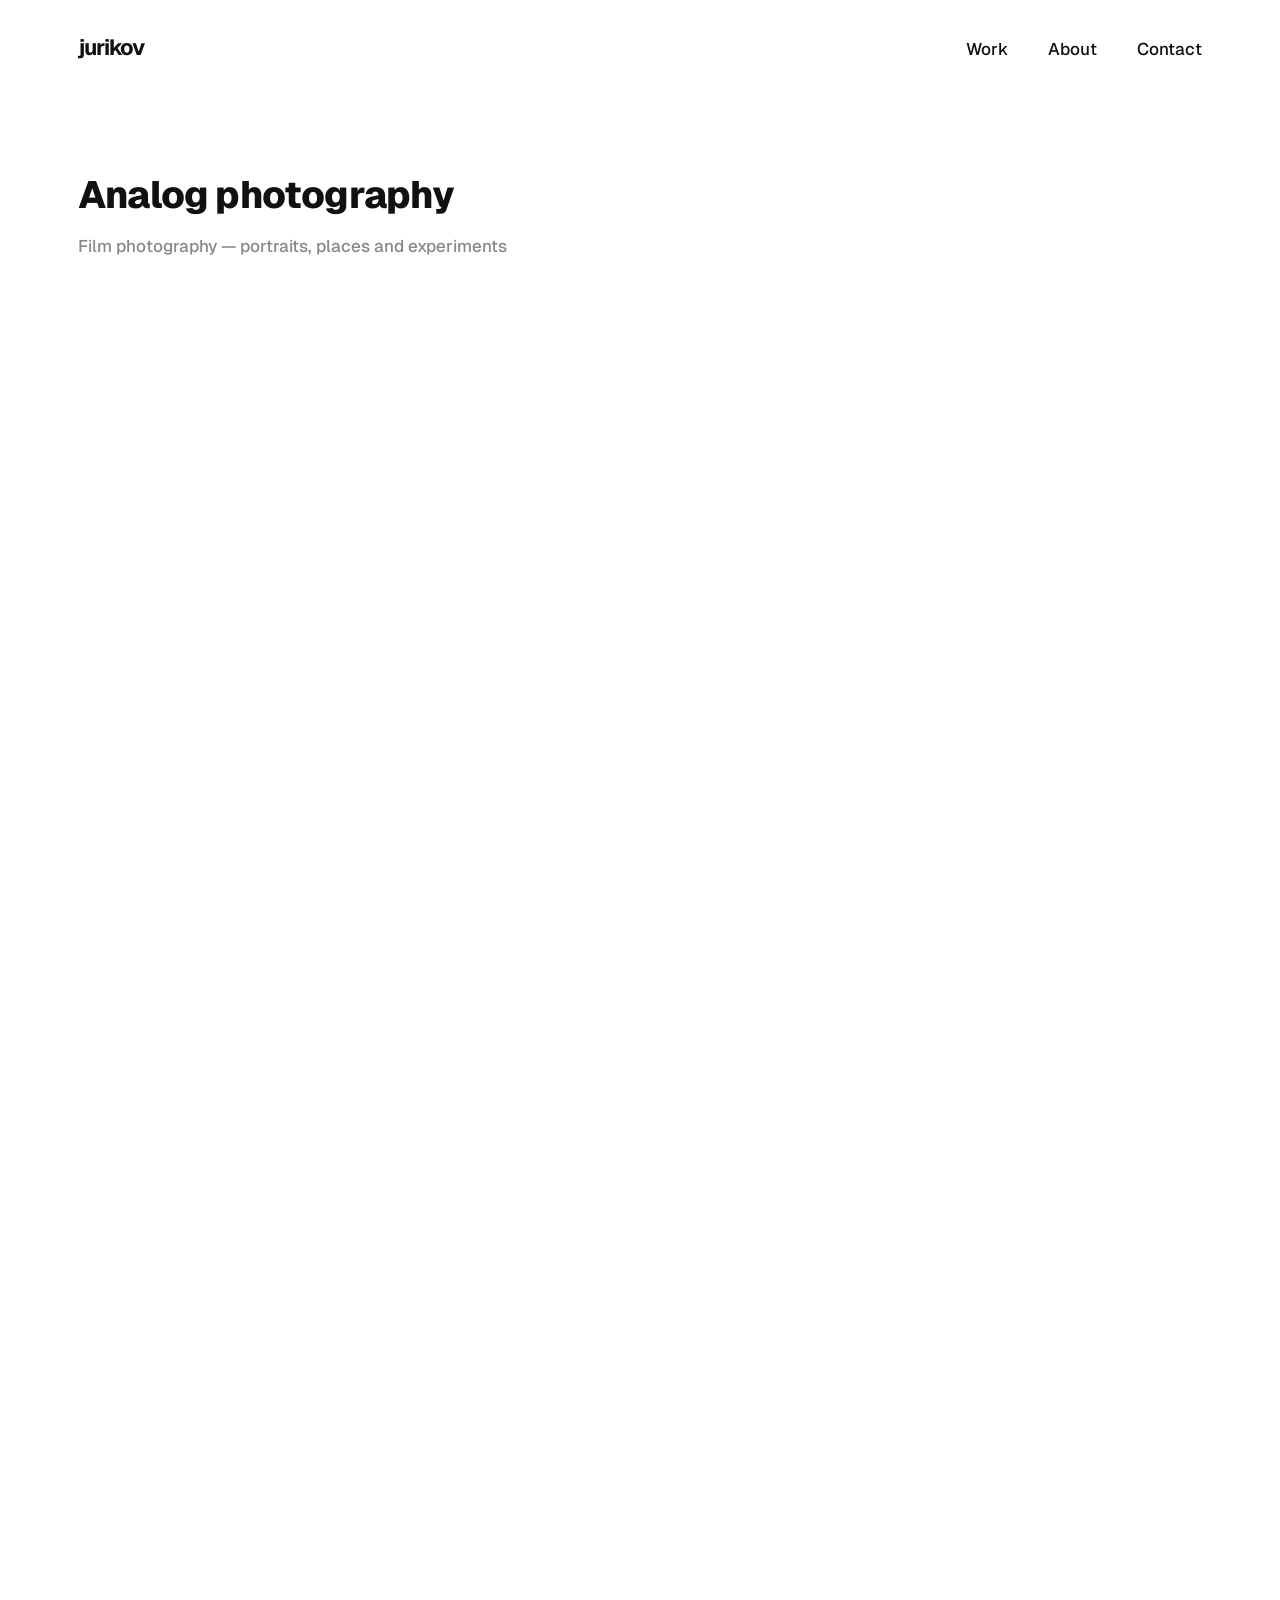
<file: photo-analog.html>
<!doctype html>
<html lang="en">
<head>
<meta charset="utf-8">
<meta name="viewport" content="width=device-width, initial-scale=1">
<title>Analog photography — jurikov</title>
<meta name="description" content="jurikov — art, graphic design and photography by György Kovács">
<link rel="preconnect" href="https://fonts.googleapis.com">
<link rel="preconnect" href="https://fonts.gstatic.com" crossorigin>
<link href="https://fonts.googleapis.com/css2?family=Geist:wght@400;500;600;700;800&display=swap" rel="stylesheet">
<link rel="stylesheet" href="css/style.css?v=20261019c">
<link rel="icon" type="image/png" sizes="32x32" href="favicon-32.png">
<link rel="apple-touch-icon" href="apple-touch-icon.png">
<meta property="og:type" content="website">
<meta property="og:title" content="Analog photography — jurikov">
<meta property="og:description" content="Art, graphic design and photography by György Kovács">
<meta property="og:image" content="https://jurikov.com/images/og.jpg">
<meta property="og:url" content="https://jurikov.com/photo-analog.html">
<meta name="twitter:card" content="summary_large_image">
<meta name="twitter:title" content="Analog photography — jurikov">
<meta name="twitter:description" content="Art, graphic design and photography by György Kovács">
<meta name="twitter:image" content="https://jurikov.com/images/og.jpg">
</head>
<body>
<header class="top">
  <a class="wordmark" href="index.html">jurikov</a>
  <nav>
    <a class="roll" href="index.html"><span class="roll__track"><span>Work</span><span aria-hidden="true">Work</span></span></a>
    <a class="roll" href="about.html"><span class="roll__track"><span>About</span><span aria-hidden="true">About</span></span></a>
    <a class="roll" href="mailto:jurikov@gmail.com"><span class="roll__track"><span>Contact</span><span aria-hidden="true">Contact</span></span></a>
  </nav>
</header>
<main>
<section class="gallery-head">
  <h1>Analog photography</h1>
  <p class="sub">Film photography — portraits, places and experiments</p>
</section>
<div class="stack">
<figure class="card"><a href="images/photo-analog/grasslay.jpg" data-idx="0" data-caption=""><img class="tall" src="images/photo-analog/grasslay.jpg" alt="Analog photography" width="508" height="550" loading="lazy"></a></figure>
<figure class="card"><a href="images/photo-analog/fubenulo.jpg" data-idx="1" data-caption=""><img class="wide" src="images/photo-analog/fubenulo.jpg" alt="Analog photography" width="553" height="550" loading="lazy"></a></figure>
<figure class="card"><a href="images/photo-analog/daru.jpg" data-idx="2" data-caption=""><img class="wide" src="images/photo-analog/daru.jpg" alt="Analog photography" width="842" height="550" loading="lazy"></a></figure>
<figure class="card"><a href="images/photo-analog/strand.jpg" data-idx="3" data-caption=""><img class="tall" src="images/photo-analog/strand.jpg" alt="Analog photography" width="352" height="550" loading="lazy"></a></figure>
<figure class="card"><a href="images/photo-analog/szter.jpg" data-idx="4" data-caption=""><img class="tall" src="images/photo-analog/szter.jpg" alt="Analog photography" width="350" height="550" loading="lazy"></a></figure>
<figure class="card"><a href="images/photo-analog/60-b-c.jpg" data-idx="5" data-caption=""><img class="wide" src="images/photo-analog/60-b-c.jpg" alt="Analog photography" width="854" height="550" loading="lazy"></a></figure>
<figure class="card"><a href="images/photo-analog/40-bb-c.jpg" data-idx="6" data-caption=""><img class="wide" src="images/photo-analog/40-bb-c.jpg" alt="Analog photography" width="735" height="550" loading="lazy"></a></figure>
<figure class="card"><a href="images/photo-analog/61-bb-c.jpg" data-idx="7" data-caption=""><img class="tall" src="images/photo-analog/61-bb-c.jpg" alt="Analog photography" width="360" height="550" loading="lazy"></a></figure>
<figure class="card"><a href="images/photo-analog/aliz-long-b.jpg" data-idx="8" data-caption=""><img class="wide" src="images/photo-analog/aliz-long-b.jpg" alt="Analog photography" width="873" height="250" loading="lazy"></a></figure>
<figure class="card"><a href="images/photo-analog/agi-green.jpg" data-idx="9" data-caption=""><img class="tall" src="images/photo-analog/agi-green.jpg" alt="Analog photography" width="458" height="550" loading="lazy"></a></figure>
<figure class="card"><a href="images/photo-analog/bro.jpg" data-idx="10" data-caption=""><img class="tall" src="images/photo-analog/bro.jpg" alt="Analog photography" width="516" height="550" loading="lazy"></a></figure>
<figure class="card"><a href="images/photo-analog/hidden.jpg" data-idx="11" data-caption=""><img class="tall" src="images/photo-analog/hidden.jpg" alt="Analog photography" width="341" height="550" loading="lazy"></a></figure>
<figure class="card"><a href="images/photo-analog/agi-1-b.jpg" data-idx="12" data-caption=""><img class="tall" src="images/photo-analog/agi-1-b.jpg" alt="Analog photography" width="550" height="550" loading="lazy"></a></figure>
<figure class="card"><a href="images/photo-analog/lo-c.jpg" data-idx="13" data-caption=""><img class="wide" src="images/photo-analog/lo-c.jpg" alt="Analog photography" width="552" height="550" loading="lazy"></a></figure>
<figure class="card"><a href="images/photo-analog/zoli.jpg" data-idx="14" data-caption=""><img class="tall" src="images/photo-analog/zoli.jpg" alt="Analog photography" width="538" height="550" loading="lazy"></a></figure>
<figure class="card"><a href="images/photo-analog/cserebog.jpg" data-idx="15" data-caption=""><img class="wide" src="images/photo-analog/cserebog.jpg" alt="Analog photography" width="577" height="550" loading="lazy"></a></figure>
<figure class="card"><a href="images/photo-analog/szarvasbog.jpg" data-idx="16" data-caption=""><img class="wide" src="images/photo-analog/szarvasbog.jpg" alt="Analog photography" width="573" height="550" loading="lazy"></a></figure>
<figure class="card"><a href="images/photo-analog/ajto-b.jpg" data-idx="17" data-caption=""><img class="tall" src="images/photo-analog/ajto-b.jpg" alt="Analog photography" width="549" height="550" loading="lazy"></a></figure>
<figure class="card"><a href="images/photo-analog/sarkany-1-c.jpg" data-idx="18" data-caption=""><img class="wide" src="images/photo-analog/sarkany-1-c.jpg" alt="Analog photography" width="554" height="550" loading="lazy"></a></figure>
<figure class="card"><a href="images/photo-analog/agi-3-d.jpg" data-idx="19" data-caption=""><img class="tall" src="images/photo-analog/agi-3-d.jpg" alt="Analog photography" width="523" height="550" loading="lazy"></a></figure>
<figure class="card"><a href="images/photo-analog/null-c.jpg" data-idx="20" data-caption=""><img class="tall" src="images/photo-analog/null-c.jpg" alt="Analog photography" width="547" height="550" loading="lazy"></a></figure>
<figure class="card"><a href="images/photo-analog/fazos.jpg" data-idx="21" data-caption=""><img class="tall" src="images/photo-analog/fazos.jpg" alt="Analog photography" width="548" height="550" loading="lazy"></a></figure>
<figure class="card"><a href="images/photo-analog/letra.jpg" data-idx="22" data-caption=""><img class="wide" src="images/photo-analog/letra.jpg" alt="Analog photography" width="553" height="550" loading="lazy"></a></figure>
<figure class="card"><a href="images/photo-analog/labak.jpg" data-idx="23" data-caption=""><img class="tall" src="images/photo-analog/labak.jpg" alt="Analog photography" width="532" height="550" loading="lazy"></a></figure>
<figure class="card"><a href="images/photo-analog/klari-4.jpg" data-idx="24" data-caption=""><img class="tall" src="images/photo-analog/klari-4.jpg" alt="Analog photography" width="527" height="550" loading="lazy"></a></figure>
<figure class="card"><a href="images/photo-analog/hinta.jpg" data-idx="25" data-caption=""><img class="tall" src="images/photo-analog/hinta.jpg" alt="Analog photography" width="548" height="550" loading="lazy"></a></figure>
<figure class="card"><a href="images/photo-analog/sarga-kek.jpg" data-idx="26" data-caption=""><img class="tall" src="images/photo-analog/sarga-kek.jpg" alt="Analog photography" width="541" height="550" loading="lazy"></a></figure>
<figure class="card"><a href="images/photo-analog/foto.jpg" data-idx="27" data-caption=""><img class="tall" src="images/photo-analog/foto.jpg" alt="Analog photography" width="542" height="550" loading="lazy"></a></figure>
<figure class="card"><a href="images/photo-analog/barik.jpg" data-idx="28" data-caption=""><img class="wide" src="images/photo-analog/barik.jpg" alt="Analog photography" width="551" height="550" loading="lazy"></a></figure>
<figure class="card"><a href="images/photo-analog/bicikli.jpg" data-idx="29" data-caption=""><img class="wide" src="images/photo-analog/bicikli.jpg" alt="Analog photography" width="556" height="550" loading="lazy"></a></figure>
<figure class="card"><a href="images/photo-analog/roli.jpg" data-idx="30" data-caption=""><img class="tall" src="images/photo-analog/roli.jpg" alt="Analog photography" width="545" height="550" loading="lazy"></a></figure>
<figure class="card"><a href="images/photo-analog/apa-kicsi.jpg" data-idx="31" data-caption=""><img class="tall" src="images/photo-analog/apa-kicsi.jpg" alt="Analog photography" width="522" height="550" loading="lazy"></a></figure>
<figure class="card"><a href="images/photo-analog/mogyoro-b.jpg" data-idx="32" data-caption=""><img class="tall" src="images/photo-analog/mogyoro-b.jpg" alt="Analog photography" width="550" height="550" loading="lazy"></a></figure>
<figure class="card"><a href="images/photo-analog/mocsi-1-b-kicsi.jpg" data-idx="33" data-caption=""><img class="tall" src="images/photo-analog/mocsi-1-b-kicsi.jpg" alt="Analog photography" width="411" height="550" loading="lazy"></a></figure>
<figure class="card"><a href="images/photo-analog/mocsi-2-b-kicsi.jpg" data-idx="34" data-caption=""><img class="tall" src="images/photo-analog/mocsi-2-b-kicsi.jpg" alt="Analog photography" width="427" height="550" loading="lazy"></a></figure>
<figure class="card"><a href="images/photo-analog/pokhalo-c.jpg" data-idx="35" data-caption=""><img class="wide" src="images/photo-analog/pokhalo-c.jpg" alt="Analog photography" width="552" height="550" loading="lazy"></a></figure>
<figure class="card"><a href="images/photo-analog/aliz-kicsi.jpg" data-idx="36" data-caption=""><img class="wide" src="images/photo-analog/aliz-kicsi.jpg" alt="Analog photography" width="565" height="550" loading="lazy"></a></figure>
<figure class="card"><a href="images/photo-analog/aliz-c.jpg" data-idx="37" data-caption=""><img class="tall" src="images/photo-analog/aliz-c.jpg" alt="Analog photography" width="549" height="550" loading="lazy"></a></figure>
<figure class="card"><a href="images/photo-analog/jani-1.jpg" data-idx="38" data-caption=""><img class="tall" src="images/photo-analog/jani-1.jpg" alt="Analog photography" width="453" height="550" loading="lazy"></a></figure>
<figure class="card"><a href="images/photo-analog/csap-c.jpg" data-idx="39" data-caption=""><img class="tall" src="images/photo-analog/csap-c.jpg" alt="Analog photography" width="547" height="550" loading="lazy"></a></figure>
<figure class="card"><a href="images/photo-analog/apa-b.jpg" data-idx="40" data-caption=""><img class="tall" src="images/photo-analog/apa-b.jpg" alt="Analog photography" width="549" height="550" loading="lazy"></a></figure>
<figure class="card"><a href="images/photo-analog/csont-termes-b.jpg" data-idx="41" data-caption=""><img class="tall" src="images/photo-analog/csont-termes-b.jpg" alt="Analog photography" width="547" height="550" loading="lazy"></a></figure>
<figure class="card"><a href="images/photo-analog/feny-b.jpg" data-idx="42" data-caption=""><img class="wide" src="images/photo-analog/feny-b.jpg" alt="Analog photography" width="555" height="550" loading="lazy"></a></figure>
<figure class="card"><a href="images/photo-analog/level-1-b-kicsi.jpg" data-idx="43" data-caption=""><img class="wide" src="images/photo-analog/level-1-b-kicsi.jpg" alt="Analog photography" width="552" height="550" loading="lazy"></a></figure>
<figure class="card"><a href="images/photo-analog/kati-b-kicsi.jpg" data-idx="44" data-caption=""><img class="tall" src="images/photo-analog/kati-b-kicsi.jpg" alt="Analog photography" width="501" height="550" loading="lazy"></a></figure>
</div>
<div class="lightbox" hidden>
  <button class="lb-close" aria-label="Close">&times;</button>
  <button class="lb-prev" aria-label="Previous">&#8592;</button>
  <figure><img alt=""><figcaption></figcaption></figure>
  <button class="lb-next" aria-label="Next">&#8594;</button>
  <div class="lb-counter" aria-hidden="true"></div>
</div>
<section class="more">
  <h2>More work</h2>
<ul class="worklist">
<li><a class="worklink" href="logos.html"><span class="workname">Logos</span><span class="workdesc">Marks and monograms for small businesses, wineries and workshops</span></a></li>
<li><a class="worklink" href="book-covers.html"><span class="workname">Book covers</span><span class="workdesc">Cover designs from the art director years at Ulpius-ház Publishing</span></a></li>
<li><a class="worklink" href="print.html"><span class="workname">Print</span><span class="workdesc">Posters, packaging and editorial print work</span></a></li>
<li><a class="worklink" href="design.html"><span class="workname">Design</span><span class="workdesc">Product and packaging design, ceramics and objects</span></a></li>
<li><a class="worklink" href="photo-digital.html"><span class="workname">Digital photography</span><span class="workdesc">Digital photography from travels and everyday life</span></a></li>
<li><a class="worklink" href="art.html"><span class="workname">Art</span><span class="workdesc">Paintings, illustration and street art</span></a></li>
<li><a class="worklink" href="notebooks.html"><span class="workname">Notebooks</span><span class="workdesc">Handmade notebooks with vintage press-photo covers — the vadonat.com project</span></a></li>
</ul>
</section>
<script src="js/lightbox.js?v=20261019c"></script>
</main>
<footer class="site-footer">
  <div class="footer-inner">
    <p class="footer-label">Contact</p>
    <h2 class="footer-title">Have a project worth making?</h2>
    <div class="footer-actions">
      <a class="btn" href="mailto:jurikov@gmail.com"><span>Let’s talk</span><svg class="arrow" viewBox="0 0 16 16" aria-hidden="true"><path d="M4.5 11.5l7-7M5.5 4.5h6v6"></path></svg></a>
      <button class="copy-email copy-email--footer" type="button" data-copy="jurikov@gmail.com" aria-label="Copy email address jurikov@gmail.com"><span class="copy-email__text">jurikov@gmail.com</span><span class="copy-email__done" aria-hidden="true">Copied</span><svg class="icon icon-copy" viewBox="0 0 16 16" aria-hidden="true"><rect x="5.25" y="5.25" width="8" height="8" rx="1.75"></rect><path d="M10.75 5.25V4a1.75 1.75 0 0 0-1.75-1.75H4A1.75 1.75 0 0 0 2.25 4v5c0 .97.78 1.75 1.75 1.75h1.25"></path></svg><svg class="icon icon-check" viewBox="0 0 16 16" aria-hidden="true"><path d="M3 8.5l3.2 3L13 4.5"></path></svg></button>
    </div>
    <div class="footer-links">
      <nav class="footer-nav" aria-label="Footer">
        <a class="roll" href="index.html"><span class="roll__track"><span>Work</span><span aria-hidden="true">Work</span></span></a>
        <a class="roll" href="about.html"><span class="roll__track"><span>About</span><span aria-hidden="true">About</span></span></a>
        <a class="roll" href="mailto:jurikov@gmail.com"><span class="roll__track"><span>Contact</span><span aria-hidden="true">Contact</span></span></a>
      </nav>
      <a class="arrow-link" href="https://georgekovacs.me" target="_blank" rel="noopener"><span>Product design — georgekovacs.me</span><svg class="arrow" viewBox="0 0 16 16" aria-hidden="true"><path d="M4.5 11.5l7-7M5.5 4.5h6v6"></path></svg></a>
    </div>
  </div>
</footer>
<script src="js/fade.js?v=20261019c"></script>
</body>
</html>
</file>
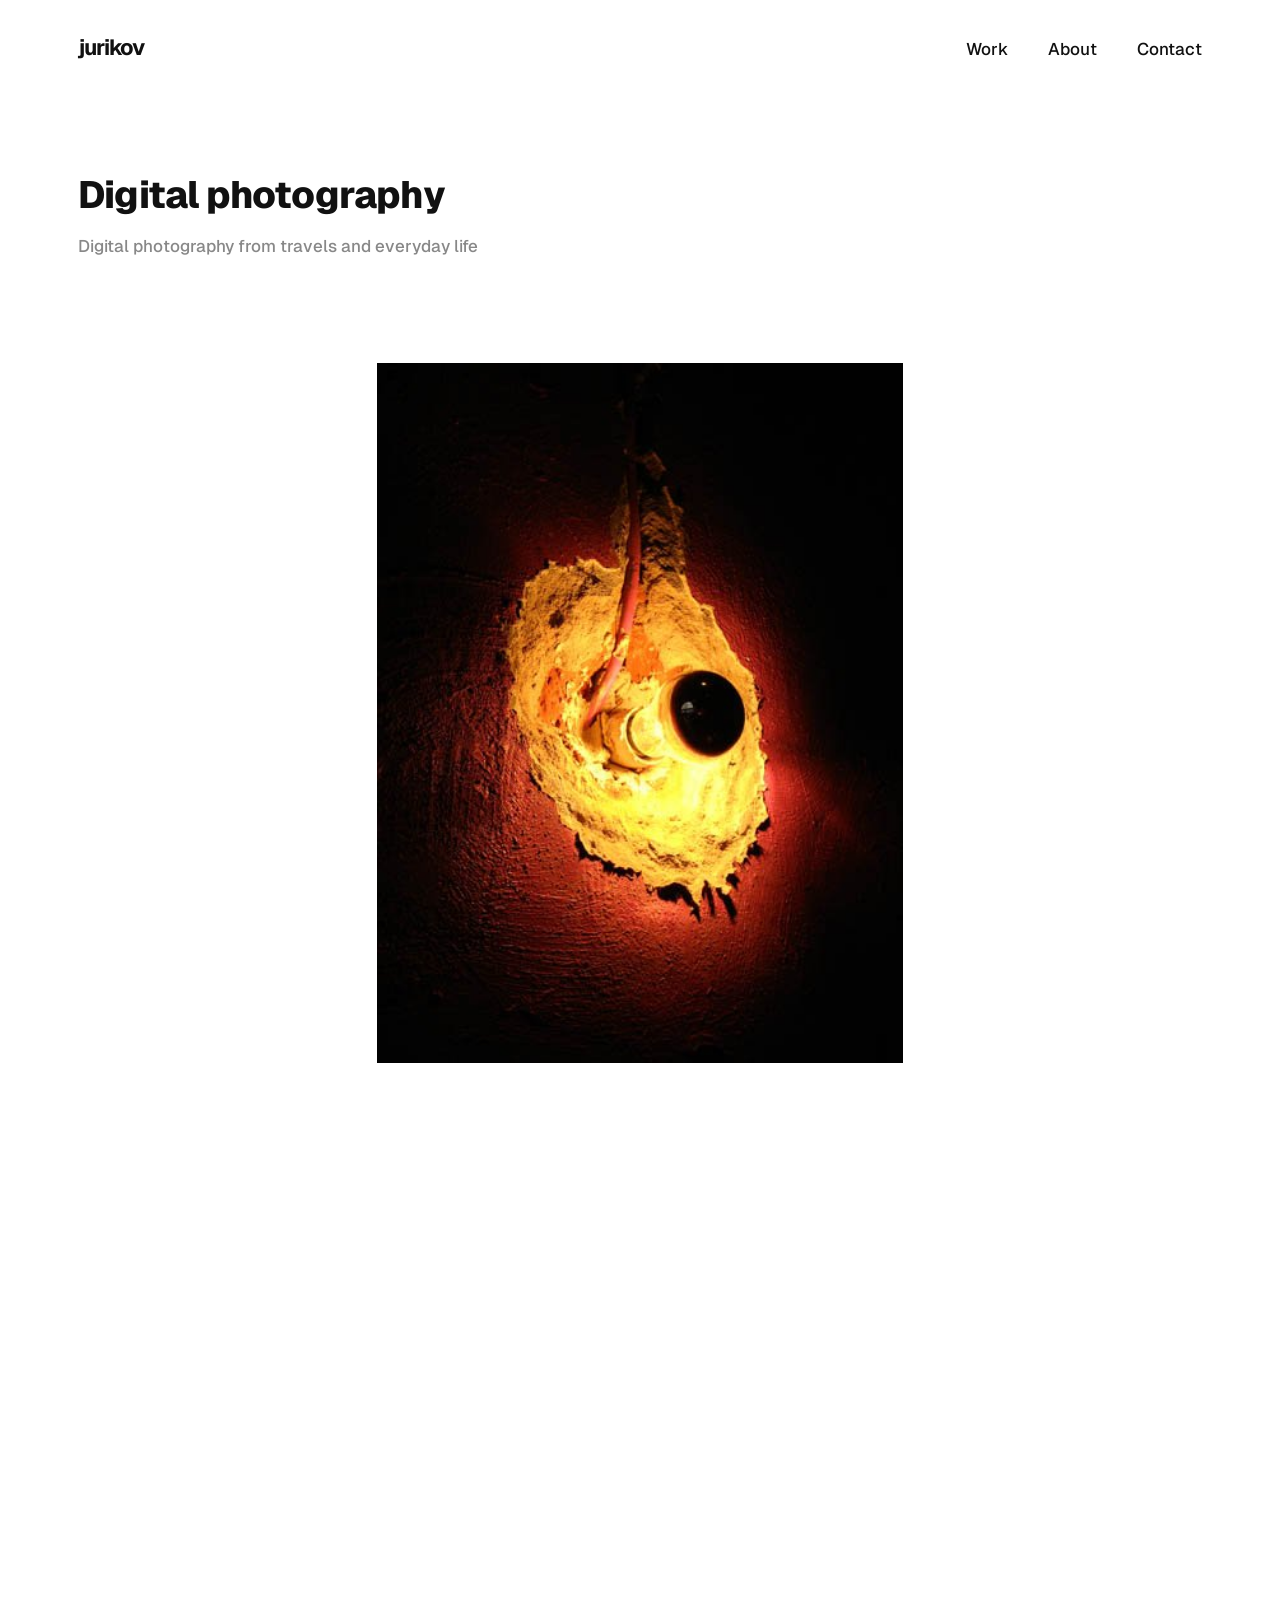
<file: photo-digital.html>
<!doctype html>
<html lang="en">
<head>
<meta charset="utf-8">
<meta name="viewport" content="width=device-width, initial-scale=1">
<title>Digital photography — jurikov</title>
<meta name="description" content="jurikov — art, graphic design and photography by György Kovács">
<link rel="preconnect" href="https://fonts.googleapis.com">
<link rel="preconnect" href="https://fonts.gstatic.com" crossorigin>
<link href="https://fonts.googleapis.com/css2?family=Geist:wght@400;500;600;700;800&display=swap" rel="stylesheet">
<link rel="stylesheet" href="css/style.css?v=20261019c">
<link rel="icon" type="image/png" sizes="32x32" href="favicon-32.png">
<link rel="apple-touch-icon" href="apple-touch-icon.png">
<meta property="og:type" content="website">
<meta property="og:title" content="Digital photography — jurikov">
<meta property="og:description" content="Art, graphic design and photography by György Kovács">
<meta property="og:image" content="https://jurikov.com/images/og.jpg">
<meta property="og:url" content="https://jurikov.com/photo-digital.html">
<meta name="twitter:card" content="summary_large_image">
<meta name="twitter:title" content="Digital photography — jurikov">
<meta name="twitter:description" content="Art, graphic design and photography by György Kovács">
<meta name="twitter:image" content="https://jurikov.com/images/og.jpg">
</head>
<body>
<header class="top">
  <a class="wordmark" href="index.html">jurikov</a>
  <nav>
    <a class="roll" href="index.html"><span class="roll__track"><span>Work</span><span aria-hidden="true">Work</span></span></a>
    <a class="roll" href="about.html"><span class="roll__track"><span>About</span><span aria-hidden="true">About</span></span></a>
    <a class="roll" href="mailto:jurikov@gmail.com"><span class="roll__track"><span>Contact</span><span aria-hidden="true">Contact</span></span></a>
  </nav>
</header>
<main>
<section class="gallery-head">
  <h1>Digital photography</h1>
  <p class="sub">Digital photography from travels and everyday life</p>
</section>
<div class="stack">
<figure class="card"><a href="images/photo-digital/img0414.jpg" data-idx="0" data-caption=""><img class="tall" src="images/photo-digital/img0414.jpg" alt="Digital photography" width="413" height="550" loading="lazy"></a></figure>
<figure class="card"><a href="images/photo-digital/img0928.jpg" data-idx="1" data-caption=""><img class="tall" src="images/photo-digital/img0928.jpg" alt="Digital photography" width="413" height="550" loading="lazy"></a></figure>
<figure class="card"><a href="images/photo-digital/img0211.jpg" data-idx="2" data-caption=""><img class="tall" src="images/photo-digital/img0211.jpg" alt="Digital photography" width="413" height="550" loading="lazy"></a></figure>
<figure class="card"><a href="images/photo-digital/img0275.jpg" data-idx="3" data-caption=""><img class="wide" src="images/photo-digital/img0275.jpg" alt="Digital photography" width="733" height="550" loading="lazy"></a></figure>
<figure class="card"><a href="images/photo-digital/pict45.jpg" data-idx="4" data-caption=""><img class="wide" src="images/photo-digital/pict45.jpg" alt="Digital photography" width="733" height="550" loading="lazy"></a></figure>
<figure class="card"><a href="images/photo-digital/pict46.jpg" data-idx="5" data-caption=""><img class="tall" src="images/photo-digital/pict46.jpg" alt="Digital photography" width="413" height="550" loading="lazy"></a></figure>
<figure class="card"><a href="images/photo-digital/img9657-b.jpg" data-idx="6" data-caption=""><img class="tall" src="images/photo-digital/img9657-b.jpg" alt="Digital photography" width="412" height="550" loading="lazy"></a></figure>
<figure class="card"><a href="images/photo-digital/img9386.jpg" data-idx="7" data-caption=""><img class="tall" src="images/photo-digital/img9386.jpg" alt="Digital photography" width="412" height="550" loading="lazy"></a></figure>
<figure class="card"><a href="images/photo-digital/img9331.jpg" data-idx="8" data-caption=""><img class="tall" src="images/photo-digital/img9331.jpg" alt="Digital photography" width="412" height="550" loading="lazy"></a></figure>
<figure class="card"><a href="images/photo-digital/img9681-b.jpg" data-idx="9" data-caption=""><img class="tall" src="images/photo-digital/img9681-b.jpg" alt="Digital photography" width="412" height="550" loading="lazy"></a></figure>
<figure class="card"><a href="images/photo-digital/img0066.jpg" data-idx="10" data-caption=""><img class="tall" src="images/photo-digital/img0066.jpg" alt="Digital photography" width="412" height="550" loading="lazy"></a></figure>
<figure class="card"><a href="images/photo-digital/img0054.jpg" data-idx="11" data-caption=""><img class="tall" src="images/photo-digital/img0054.jpg" alt="Digital photography" width="412" height="550" loading="lazy"></a></figure>
<figure class="card"><a href="images/photo-digital/img9119.jpg" data-idx="12" data-caption=""><img class="tall" src="images/photo-digital/img9119.jpg" alt="Digital photography" width="412" height="550" loading="lazy"></a></figure>
<figure class="card"><a href="images/photo-digital/img8265.jpg" data-idx="13" data-caption=""><img class="tall" src="images/photo-digital/img8265.jpg" alt="Digital photography" width="412" height="550" loading="lazy"></a></figure>
<figure class="card"><a href="images/photo-digital/img4728.jpg" data-idx="14" data-caption=""><img class="wide" src="images/photo-digital/img4728.jpg" alt="Digital photography" width="733" height="550" loading="lazy"></a></figure>
<figure class="card"><a href="images/photo-digital/img4697.jpg" data-idx="15" data-caption=""><img class="wide" src="images/photo-digital/img4697.jpg" alt="Digital photography" width="733" height="550" loading="lazy"></a></figure>
<figure class="card"><a href="images/photo-digital/img4363.jpg" data-idx="16" data-caption=""><img class="tall" src="images/photo-digital/img4363.jpg" alt="Digital photography" width="412" height="550" loading="lazy"></a></figure>
<figure class="card"><a href="images/photo-digital/img4355.jpg" data-idx="17" data-caption=""><img class="tall" src="images/photo-digital/img4355.jpg" alt="Digital photography" width="412" height="550" loading="lazy"></a></figure>
<figure class="card"><a href="images/photo-digital/img4353.jpg" data-idx="18" data-caption=""><img class="tall" src="images/photo-digital/img4353.jpg" alt="Digital photography" width="412" height="550" loading="lazy"></a></figure>
<figure class="card"><a href="images/photo-digital/img4347.jpg" data-idx="19" data-caption=""><img class="tall" src="images/photo-digital/img4347.jpg" alt="Digital photography" width="412" height="550" loading="lazy"></a></figure>
<figure class="card"><a href="images/photo-digital/img4069.jpg" data-idx="20" data-caption=""><img class="wide" src="images/photo-digital/img4069.jpg" alt="Digital photography" width="733" height="550" loading="lazy"></a></figure>
<figure class="card"><a href="images/photo-digital/img3699.jpg" data-idx="21" data-caption=""><img class="tall" src="images/photo-digital/img3699.jpg" alt="Digital photography" width="412" height="550" loading="lazy"></a></figure>
<figure class="card"><a href="images/photo-digital/img3159.jpg" data-idx="22" data-caption=""><img class="wide" src="images/photo-digital/img3159.jpg" alt="Digital photography" width="734" height="550" loading="lazy"></a></figure>
<figure class="card"><a href="images/photo-digital/img2985.jpg" data-idx="23" data-caption=""><img class="tall" src="images/photo-digital/img2985.jpg" alt="Digital photography" width="412" height="550" loading="lazy"></a></figure>
<figure class="card"><a href="images/photo-digital/img2520.jpg" data-idx="24" data-caption=""><img class="tall" src="images/photo-digital/img2520.jpg" alt="Digital photography" width="412" height="550" loading="lazy"></a></figure>
<figure class="card"><a href="images/photo-digital/img2299.jpg" data-idx="25" data-caption=""><img class="tall" src="images/photo-digital/img2299.jpg" alt="Digital photography" width="412" height="550" loading="lazy"></a></figure>
<figure class="card"><a href="images/photo-digital/img2247-b.jpg" data-idx="26" data-caption=""><img class="tall" src="images/photo-digital/img2247-b.jpg" alt="Digital photography" width="413" height="550" loading="lazy"></a></figure>
<figure class="card"><a href="images/photo-digital/img3796-b-v2.jpg" data-idx="27" data-caption=""><img class="wide" src="images/photo-digital/img3796-b-v2.jpg" alt="Digital photography" width="733" height="550" loading="lazy"></a></figure>
<figure class="card"><a href="images/photo-digital/img1583.jpg" data-idx="28" data-caption=""><img class="wide" src="images/photo-digital/img1583.jpg" alt="Digital photography" width="733" height="550" loading="lazy"></a></figure>
<figure class="card"><a href="images/photo-digital/img1577.jpg" data-idx="29" data-caption=""><img class="wide" src="images/photo-digital/img1577.jpg" alt="Digital photography" width="733" height="550" loading="lazy"></a></figure>
<figure class="card"><a href="images/photo-digital/img1570.jpg" data-idx="30" data-caption=""><img class="wide" src="images/photo-digital/img1570.jpg" alt="Digital photography" width="733" height="550" loading="lazy"></a></figure>
<figure class="card"><a href="images/photo-digital/img1958.jpg" data-idx="31" data-caption=""><img class="wide" src="images/photo-digital/img1958.jpg" alt="Digital photography" width="733" height="550" loading="lazy"></a></figure>
<figure class="card"><a href="images/photo-digital/img1953.jpg" data-idx="32" data-caption=""><img class="wide" src="images/photo-digital/img1953.jpg" alt="Digital photography" width="733" height="550" loading="lazy"></a></figure>
<figure class="card"><a href="images/photo-digital/img1922.jpg" data-idx="33" data-caption=""><img class="tall" src="images/photo-digital/img1922.jpg" alt="Digital photography" width="412" height="550" loading="lazy"></a></figure>
<figure class="card"><a href="images/photo-digital/img1909.jpg" data-idx="34" data-caption=""><img class="wide" src="images/photo-digital/img1909.jpg" alt="Digital photography" width="733" height="550" loading="lazy"></a></figure>
<figure class="card"><a href="images/photo-digital/img1892-b.jpg" data-idx="35" data-caption=""><img class="wide" src="images/photo-digital/img1892-b.jpg" alt="Digital photography" width="733" height="550" loading="lazy"></a></figure>
<figure class="card"><a href="images/photo-digital/img1887.jpg" data-idx="36" data-caption=""><img class="wide" src="images/photo-digital/img1887.jpg" alt="Digital photography" width="733" height="550" loading="lazy"></a></figure>
<figure class="card"><a href="images/photo-digital/img1863.jpg" data-idx="37" data-caption=""><img class="tall" src="images/photo-digital/img1863.jpg" alt="Digital photography" width="412" height="550" loading="lazy"></a></figure>
<figure class="card"><a href="images/photo-digital/img1856.jpg" data-idx="38" data-caption=""><img class="wide" src="images/photo-digital/img1856.jpg" alt="Digital photography" width="733" height="550" loading="lazy"></a></figure>
<figure class="card"><a href="images/photo-digital/img3326.jpg" data-idx="39" data-caption=""><img class="tall" src="images/photo-digital/img3326.jpg" alt="Digital photography" width="412" height="550" loading="lazy"></a></figure>
<figure class="card"><a href="images/photo-digital/img4423.jpg" data-idx="40" data-caption=""><img class="tall" src="images/photo-digital/img4423.jpg" alt="Digital photography" width="413" height="550" loading="lazy"></a></figure>
<figure class="card"><a href="images/photo-digital/img1591.jpg" data-idx="41" data-caption=""><img class="wide" src="images/photo-digital/img1591.jpg" alt="Digital photography" width="733" height="550" loading="lazy"></a></figure>
<figure class="card"><a href="images/photo-digital/img1227.jpg" data-idx="42" data-caption=""><img class="wide" src="images/photo-digital/img1227.jpg" alt="Digital photography" width="733" height="550" loading="lazy"></a></figure>
<figure class="card"><a href="images/photo-digital/img1164.jpg" data-idx="43" data-caption=""><img class="wide" src="images/photo-digital/img1164.jpg" alt="Digital photography" width="733" height="550" loading="lazy"></a></figure>
<figure class="card"><a href="images/photo-digital/img1097.jpg" data-idx="44" data-caption=""><img class="tall" src="images/photo-digital/img1097.jpg" alt="Digital photography" width="412" height="550" loading="lazy"></a></figure>
<figure class="card"><a href="images/photo-digital/img1075-b.jpg" data-idx="45" data-caption=""><img class="tall" src="images/photo-digital/img1075-b.jpg" alt="Digital photography" width="412" height="550" loading="lazy"></a></figure>
</div>
<div class="lightbox" hidden>
  <button class="lb-close" aria-label="Close">&times;</button>
  <button class="lb-prev" aria-label="Previous">&#8592;</button>
  <figure><img alt=""><figcaption></figcaption></figure>
  <button class="lb-next" aria-label="Next">&#8594;</button>
  <div class="lb-counter" aria-hidden="true"></div>
</div>
<section class="more">
  <h2>More work</h2>
<ul class="worklist">
<li><a class="worklink" href="logos.html"><span class="workname">Logos</span><span class="workdesc">Marks and monograms for small businesses, wineries and workshops</span></a></li>
<li><a class="worklink" href="book-covers.html"><span class="workname">Book covers</span><span class="workdesc">Cover designs from the art director years at Ulpius-ház Publishing</span></a></li>
<li><a class="worklink" href="print.html"><span class="workname">Print</span><span class="workdesc">Posters, packaging and editorial print work</span></a></li>
<li><a class="worklink" href="design.html"><span class="workname">Design</span><span class="workdesc">Product and packaging design, ceramics and objects</span></a></li>
<li><a class="worklink" href="photo-analog.html"><span class="workname">Analog photography</span><span class="workdesc">Film photography — portraits, places and experiments</span></a></li>
<li><a class="worklink" href="art.html"><span class="workname">Art</span><span class="workdesc">Paintings, illustration and street art</span></a></li>
<li><a class="worklink" href="notebooks.html"><span class="workname">Notebooks</span><span class="workdesc">Handmade notebooks with vintage press-photo covers — the vadonat.com project</span></a></li>
</ul>
</section>
<script src="js/lightbox.js?v=20261019c"></script>
</main>
<footer class="site-footer">
  <div class="footer-inner">
    <p class="footer-label">Contact</p>
    <h2 class="footer-title">Have a project worth making?</h2>
    <div class="footer-actions">
      <a class="btn" href="mailto:jurikov@gmail.com"><span>Let’s talk</span><svg class="arrow" viewBox="0 0 16 16" aria-hidden="true"><path d="M4.5 11.5l7-7M5.5 4.5h6v6"></path></svg></a>
      <button class="copy-email copy-email--footer" type="button" data-copy="jurikov@gmail.com" aria-label="Copy email address jurikov@gmail.com"><span class="copy-email__text">jurikov@gmail.com</span><span class="copy-email__done" aria-hidden="true">Copied</span><svg class="icon icon-copy" viewBox="0 0 16 16" aria-hidden="true"><rect x="5.25" y="5.25" width="8" height="8" rx="1.75"></rect><path d="M10.75 5.25V4a1.75 1.75 0 0 0-1.75-1.75H4A1.75 1.75 0 0 0 2.25 4v5c0 .97.78 1.75 1.75 1.75h1.25"></path></svg><svg class="icon icon-check" viewBox="0 0 16 16" aria-hidden="true"><path d="M3 8.5l3.2 3L13 4.5"></path></svg></button>
    </div>
    <div class="footer-links">
      <nav class="footer-nav" aria-label="Footer">
        <a class="roll" href="index.html"><span class="roll__track"><span>Work</span><span aria-hidden="true">Work</span></span></a>
        <a class="roll" href="about.html"><span class="roll__track"><span>About</span><span aria-hidden="true">About</span></span></a>
        <a class="roll" href="mailto:jurikov@gmail.com"><span class="roll__track"><span>Contact</span><span aria-hidden="true">Contact</span></span></a>
      </nav>
      <a class="arrow-link" href="https://georgekovacs.me" target="_blank" rel="noopener"><span>Product design — georgekovacs.me</span><svg class="arrow" viewBox="0 0 16 16" aria-hidden="true"><path d="M4.5 11.5l7-7M5.5 4.5h6v6"></path></svg></a>
    </div>
  </div>
</footer>
<script src="js/fade.js?v=20261019c"></script>
</body>
</html>
</file>
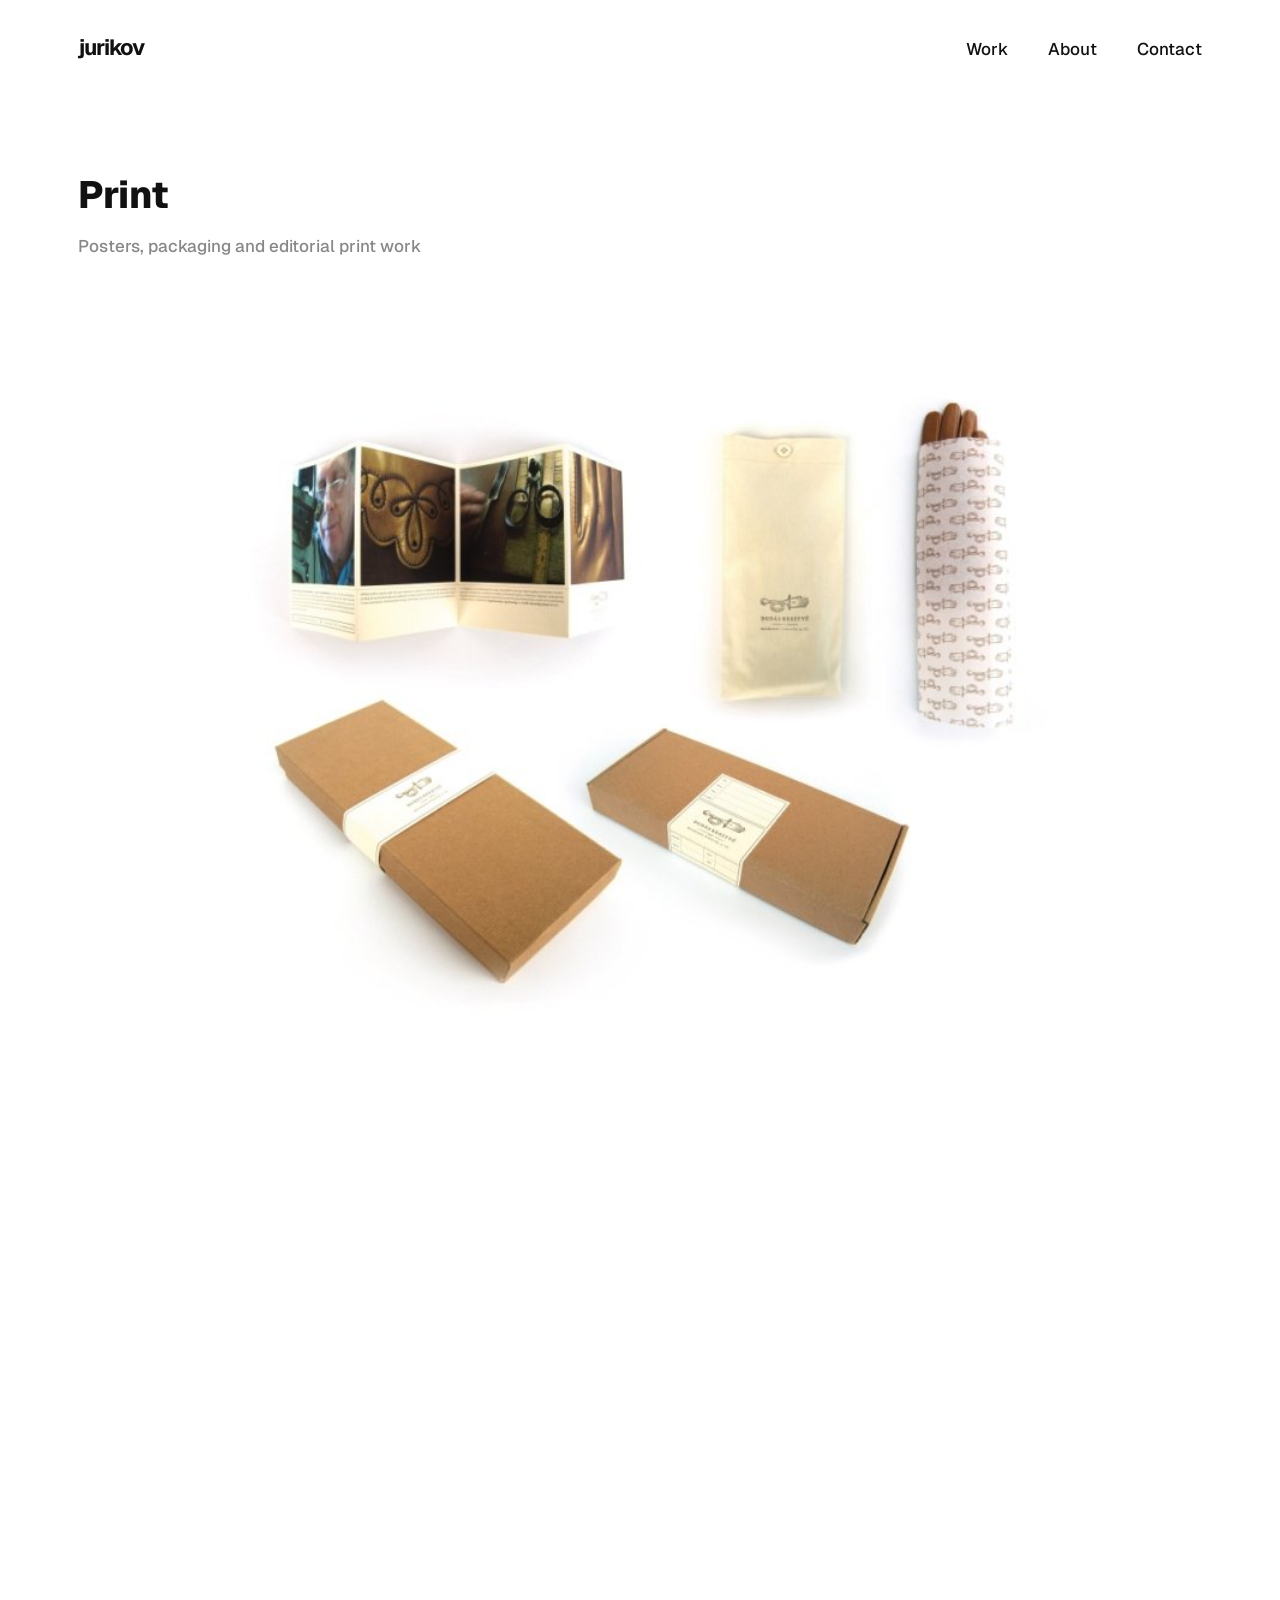
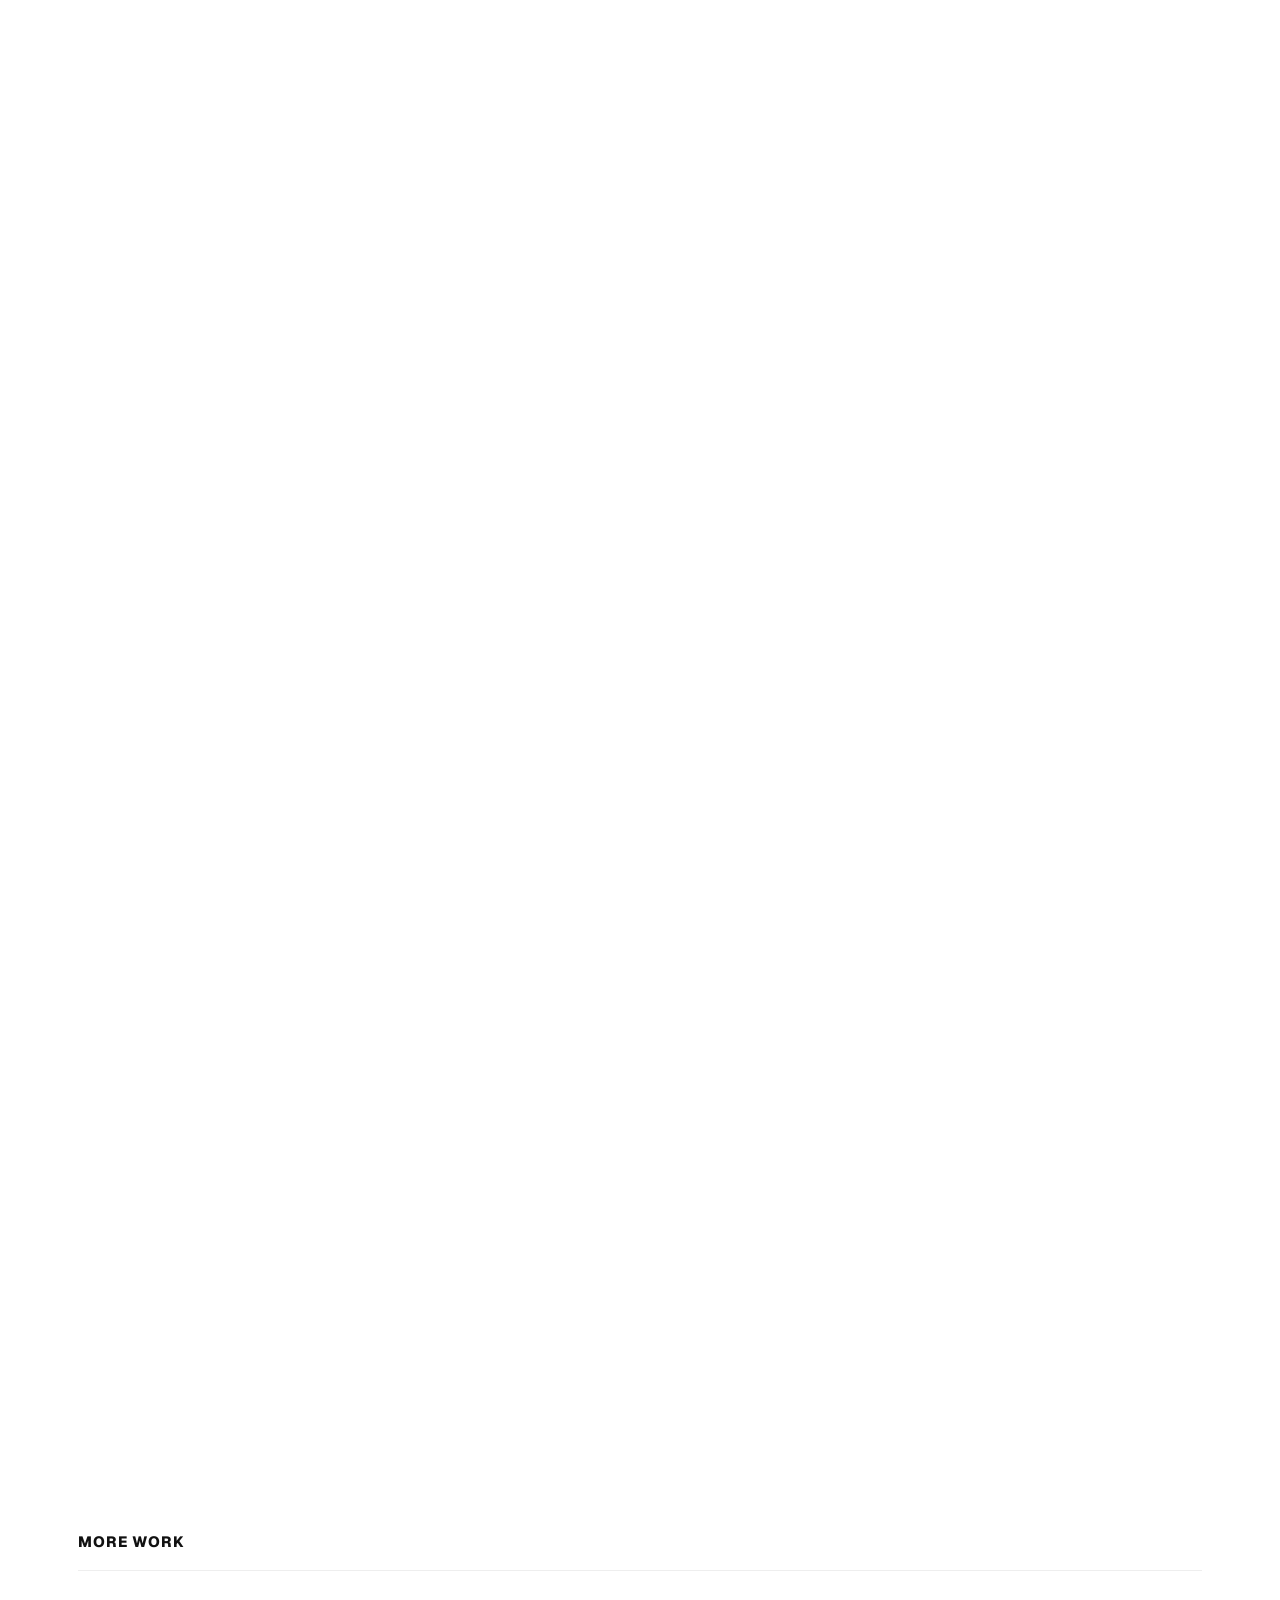
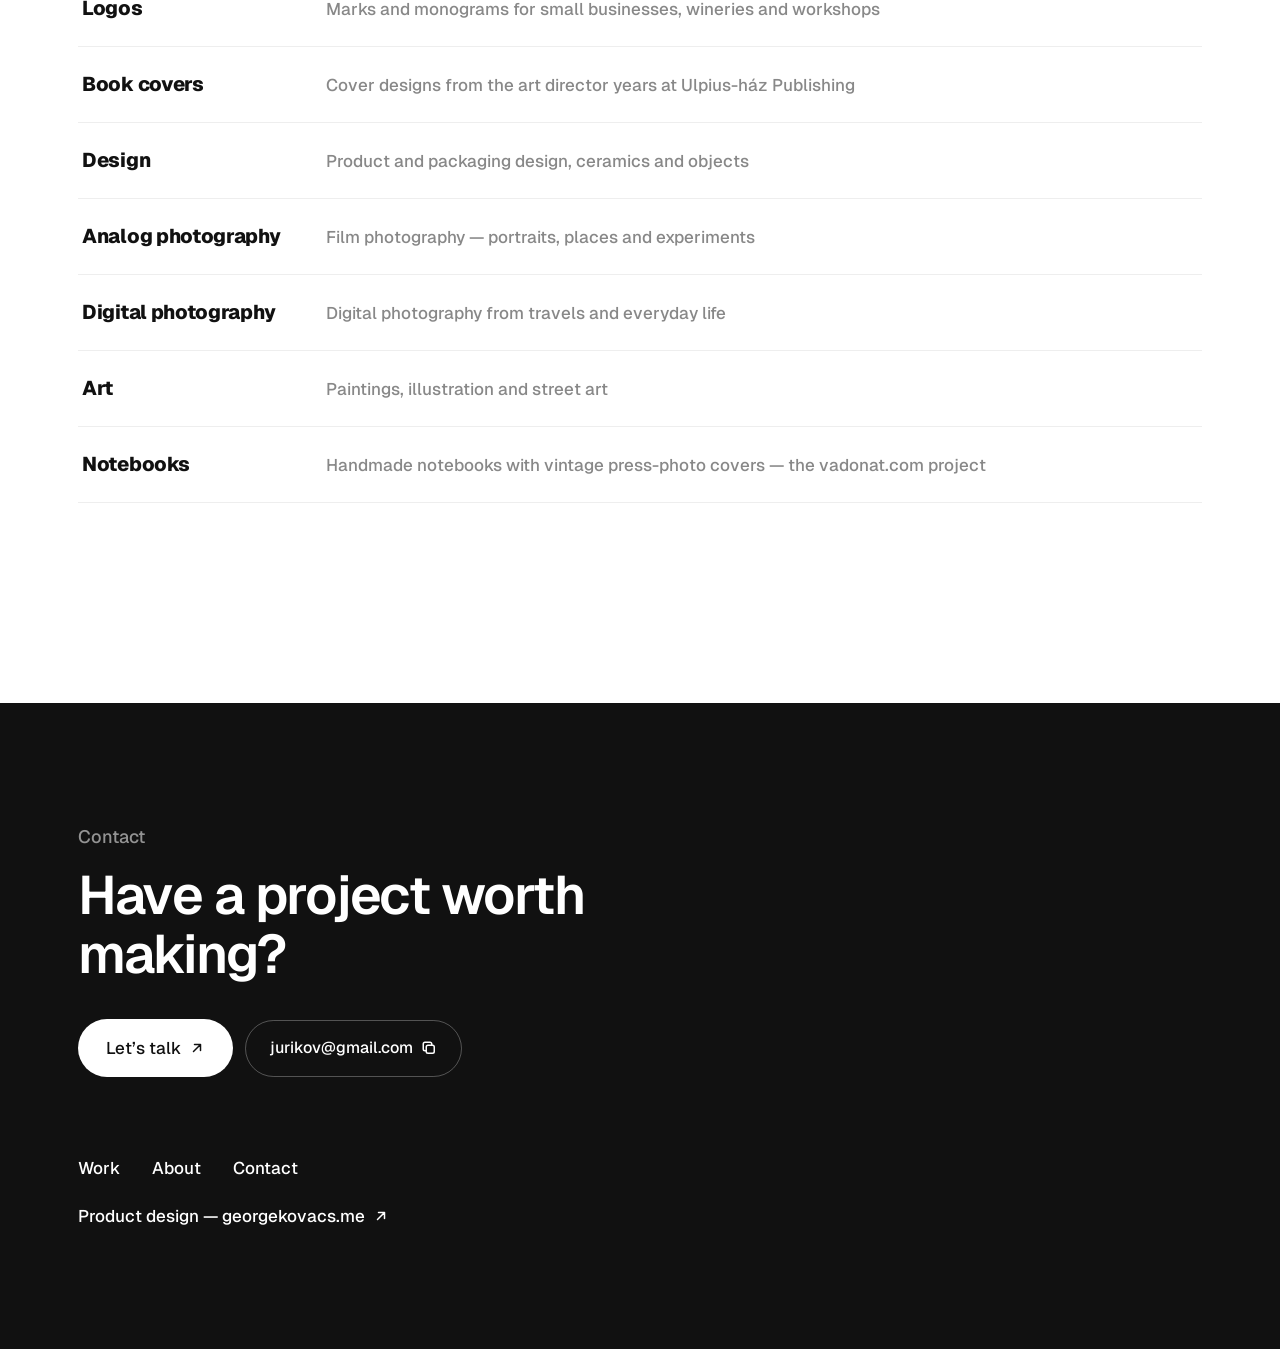
<file: print.html>
<!doctype html>
<html lang="en">
<head>
<meta charset="utf-8">
<meta name="viewport" content="width=device-width, initial-scale=1">
<title>Print — jurikov</title>
<meta name="description" content="jurikov — art, graphic design and photography by György Kovács">
<link rel="preconnect" href="https://fonts.googleapis.com">
<link rel="preconnect" href="https://fonts.gstatic.com" crossorigin>
<link href="https://fonts.googleapis.com/css2?family=Geist:wght@400;500;600;700;800&display=swap" rel="stylesheet">
<link rel="stylesheet" href="css/style.css?v=20261019c">
<link rel="icon" type="image/png" sizes="32x32" href="favicon-32.png">
<link rel="apple-touch-icon" href="apple-touch-icon.png">
<meta property="og:type" content="website">
<meta property="og:title" content="Print — jurikov">
<meta property="og:description" content="Art, graphic design and photography by György Kovács">
<meta property="og:image" content="https://jurikov.com/images/og.jpg">
<meta property="og:url" content="https://jurikov.com/print.html">
<meta name="twitter:card" content="summary_large_image">
<meta name="twitter:title" content="Print — jurikov">
<meta name="twitter:description" content="Art, graphic design and photography by György Kovács">
<meta name="twitter:image" content="https://jurikov.com/images/og.jpg">
</head>
<body>
<header class="top">
  <a class="wordmark" href="index.html">jurikov</a>
  <nav>
    <a class="roll" href="index.html"><span class="roll__track"><span>Work</span><span aria-hidden="true">Work</span></span></a>
    <a class="roll" href="about.html"><span class="roll__track"><span>About</span><span aria-hidden="true">About</span></span></a>
    <a class="roll" href="mailto:jurikov@gmail.com"><span class="roll__track"><span>Contact</span><span aria-hidden="true">Contact</span></span></a>
  </nav>
</header>
<main>
<section class="gallery-head">
  <h1>Print</h1>
  <p class="sub">Posters, packaging and editorial print work</p>
</section>
<div class="stack">
<figure class="card"><a href="images/print/dudas-5.jpg" data-idx="0" data-caption="Dudás Keszty? (Horn Gloves)"><img class="wide" src="images/print/dudas-5.jpg" alt="Dudás Keszty? (Horn Gloves)" width="733" height="550" loading="lazy"></a></figure>
<figure class="card"><a href="images/print/dudas-4.jpg" data-idx="1" data-caption="Dudás Keszty? (Horn Gloves)"><img class="wide" src="images/print/dudas-4.jpg" alt="Dudás Keszty? (Horn Gloves)" width="733" height="550" loading="lazy"></a></figure>
<figure class="card"><a href="images/print/mezei.jpg" data-idx="2" data-caption="Xmas wine label"><img class="wide" src="images/print/mezei.jpg" alt="Xmas wine label" width="733" height="550" loading="lazy"></a></figure>
<figure class="card"><a href="images/print/start-poc-b.jpg" data-idx="3" data-caption="vadonat notebooks - www.vadonat.com"><img class="wide" src="images/print/start-poc-b.jpg" alt="vadonat notebooks - www.vadonat.com" width="974" height="350" loading="lazy"></a></figure>
<figure class="card"><a href="images/print/kerekecske-polo-b.jpg" data-idx="4" data-caption="Kerekecske - Gombocska (can&#x27;t be translated) if you want to buy a copy, contact me"><img class="wide" src="images/print/kerekecske-polo-b.jpg" alt="Kerekecske - Gombocska (can&#x27;t be translated) if you want to buy a copy, contact me" width="820" height="400" loading="lazy"></a></figure>
<figure class="card"><a href="images/print/aloe-gel-b.jpg" data-idx="5" data-caption="Aloe gel"><img class="tall" src="images/print/aloe-gel-b.jpg" alt="Aloe gel" width="503" height="550" loading="lazy"></a></figure>
<figure class="card"><a href="images/print/jiaogulan-tea.jpg" data-idx="6" data-caption="Jiaogulan tea"><img class="tall" src="images/print/jiaogulan-tea.jpg" alt="Jiaogulan tea" width="426" height="550" loading="lazy"></a></figure>
<figure class="card"><a href="images/print/jurij-01.jpg" data-idx="7" data-caption="Jurij - cd cover"><img class="wide" src="images/print/jurij-01.jpg" alt="Jurij - cd cover" width="800" height="402" loading="lazy"></a></figure>
<figure class="card"><a href="images/print/pracser-2.jpg" data-idx="8" data-caption="Edit Pracser ceramic artist catalog"><img class="wide" src="images/print/pracser-2.jpg" alt="Edit Pracser ceramic artist catalog" width="733" height="488" loading="lazy"></a></figure>
<figure class="card"><a href="images/print/pracser-1.jpg" data-idx="9" data-caption="Edit Pracser ceramic artist catalog"><img class="wide" src="images/print/pracser-1.jpg" alt="Edit Pracser ceramic artist catalog" width="733" height="489" loading="lazy"></a></figure>
<figure class="card"><a href="images/print/indus-mosodio.jpg" data-idx="10" data-caption="Indus washingnut booklet"><img class="tall" src="images/print/indus-mosodio.jpg" alt="Indus washingnut booklet" width="476" height="550" loading="lazy"></a></figure>
<figure class="card"><a href="images/print/amazonas-2.jpg" data-idx="11" data-caption="Amazonas bathroom furniture catalog"><img class="wide" src="images/print/amazonas-2.jpg" alt="Amazonas bathroom furniture catalog" width="733" height="550" loading="lazy"></a></figure>
<figure class="card"><a href="images/print/amazonas-1.jpg" data-idx="12" data-caption="Amazonas bathroom furniture catalog"><img class="wide" src="images/print/amazonas-1.jpg" alt="Amazonas bathroom furniture catalog" width="733" height="550" loading="lazy"></a></figure>
<figure class="card"><a href="images/print/font-poster.jpg" data-idx="13" data-caption="Font poster - URW Grotesk - 50x70cm"><img class="tall" src="images/print/font-poster.jpg" alt="Font poster - URW Grotesk - 50x70cm" width="415" height="550" loading="lazy"></a></figure>
<figure class="card"><a href="images/print/garamond-sans.jpg" data-idx="14" data-caption="Garamond Sans Serif"><img class="wide" src="images/print/garamond-sans.jpg" alt="Garamond Sans Serif" width="800" height="550" loading="lazy"></a></figure>
</div>
<div class="lightbox" hidden>
  <button class="lb-close" aria-label="Close">&times;</button>
  <button class="lb-prev" aria-label="Previous">&#8592;</button>
  <figure><img alt=""><figcaption></figcaption></figure>
  <button class="lb-next" aria-label="Next">&#8594;</button>
  <div class="lb-counter" aria-hidden="true"></div>
</div>
<section class="more">
  <h2>More work</h2>
<ul class="worklist">
<li><a class="worklink" href="logos.html"><span class="workname">Logos</span><span class="workdesc">Marks and monograms for small businesses, wineries and workshops</span></a></li>
<li><a class="worklink" href="book-covers.html"><span class="workname">Book covers</span><span class="workdesc">Cover designs from the art director years at Ulpius-ház Publishing</span></a></li>
<li><a class="worklink" href="design.html"><span class="workname">Design</span><span class="workdesc">Product and packaging design, ceramics and objects</span></a></li>
<li><a class="worklink" href="photo-analog.html"><span class="workname">Analog photography</span><span class="workdesc">Film photography — portraits, places and experiments</span></a></li>
<li><a class="worklink" href="photo-digital.html"><span class="workname">Digital photography</span><span class="workdesc">Digital photography from travels and everyday life</span></a></li>
<li><a class="worklink" href="art.html"><span class="workname">Art</span><span class="workdesc">Paintings, illustration and street art</span></a></li>
<li><a class="worklink" href="notebooks.html"><span class="workname">Notebooks</span><span class="workdesc">Handmade notebooks with vintage press-photo covers — the vadonat.com project</span></a></li>
</ul>
</section>
<script src="js/lightbox.js?v=20261019c"></script>
</main>
<footer class="site-footer">
  <div class="footer-inner">
    <p class="footer-label">Contact</p>
    <h2 class="footer-title">Have a project worth making?</h2>
    <div class="footer-actions">
      <a class="btn" href="mailto:jurikov@gmail.com"><span>Let’s talk</span><svg class="arrow" viewBox="0 0 16 16" aria-hidden="true"><path d="M4.5 11.5l7-7M5.5 4.5h6v6"></path></svg></a>
      <button class="copy-email copy-email--footer" type="button" data-copy="jurikov@gmail.com" aria-label="Copy email address jurikov@gmail.com"><span class="copy-email__text">jurikov@gmail.com</span><span class="copy-email__done" aria-hidden="true">Copied</span><svg class="icon icon-copy" viewBox="0 0 16 16" aria-hidden="true"><rect x="5.25" y="5.25" width="8" height="8" rx="1.75"></rect><path d="M10.75 5.25V4a1.75 1.75 0 0 0-1.75-1.75H4A1.75 1.75 0 0 0 2.25 4v5c0 .97.78 1.75 1.75 1.75h1.25"></path></svg><svg class="icon icon-check" viewBox="0 0 16 16" aria-hidden="true"><path d="M3 8.5l3.2 3L13 4.5"></path></svg></button>
    </div>
    <div class="footer-links">
      <nav class="footer-nav" aria-label="Footer">
        <a class="roll" href="index.html"><span class="roll__track"><span>Work</span><span aria-hidden="true">Work</span></span></a>
        <a class="roll" href="about.html"><span class="roll__track"><span>About</span><span aria-hidden="true">About</span></span></a>
        <a class="roll" href="mailto:jurikov@gmail.com"><span class="roll__track"><span>Contact</span><span aria-hidden="true">Contact</span></span></a>
      </nav>
      <a class="arrow-link" href="https://georgekovacs.me" target="_blank" rel="noopener"><span>Product design — georgekovacs.me</span><svg class="arrow" viewBox="0 0 16 16" aria-hidden="true"><path d="M4.5 11.5l7-7M5.5 4.5h6v6"></path></svg></a>
    </div>
  </div>
</footer>
<script src="js/fade.js?v=20261019c"></script>
</body>
</html>
</file>
<file: css/style.css>
/* jurikov — art portfolio. Styled after georgekovacs.me: Manrope, black on white, minimal. */
* { box-sizing: border-box; margin: 0; padding: 0; }

:root {
  --ink: #111;
  --dim: #888;
  --line: #eee;
  --surface: #f0f0f0;
  --max: 1180px;
  --font: "Geist", system-ui, -apple-system, sans-serif;
  --ease-spring: cubic-bezier(0.22, 1, 0.36, 1);
}

body {
  animation: pagefade 0.22s ease-out;
  font-family: var(--font);
  font-weight: 500;
  color: var(--ink);
  background: #fff;
  font-size: 17px;
  line-height: 1.55;
  -webkit-font-smoothing: antialiased;
}

a { color: inherit; text-decoration: none; }

/* arrow icon (rotates on hover, like georgekovacs.me) */
.arrow {
  width: 16px; height: 16px; flex: none;
  fill: none; stroke: currentColor; stroke-width: 1.5;
  stroke-linecap: round; stroke-linejoin: round;
  transition: transform 0.45s var(--ease-spring);
}

/* rolling text link: duplicate label rolls up on hover */
.roll {
  display: inline-block;
  height: 1.4em;
  line-height: 1.4;
  overflow: hidden;
  vertical-align: top;
}
.roll__track {
  display: flex;
  flex-direction: column;
  transition: transform 0.45s var(--ease-spring);
}
.roll__track > span { display: block; white-space: nowrap; }
.roll__track > span + span { opacity: 0.55; }
.roll:hover .roll__track,
.roll:focus-visible .roll__track { transform: translateY(-50%); }

@keyframes pagefade { from { opacity: 0; } }
body.leaving { opacity: 0; transition: opacity 0.18s ease-in; }

/* scroll reveal: images fade as they enter and leave the viewport (class added by js) */
img.reveal { opacity: 0; transition: opacity 0.45s ease, transform 0.5s ease; }
img.reveal.inview { opacity: 1; }
@media (prefers-reduced-motion: reduce) {
  body { animation: none; }
  body.leaving { transition: none; }
  img.reveal, .card a:hover img, .worklink::after, .worklink:hover .workname { transition: none; }
}

/* header */
/* fixed header: frosted once scrolled, hides on scroll down, returns on scroll up (js) */
body { padding-top: var(--header-h, 95px); }
.top {
  position: fixed;
  inset: 0 0 auto;
  z-index: 40;
  padding: 34px max(28px, calc((100% - var(--max)) / 2 + 28px));
  display: flex;
  align-items: baseline;
  justify-content: space-between;
  transition: transform 0.5s var(--ease-spring), background-color 0.3s ease;
}
.top.is-scrolled {
  background: rgba(255, 255, 255, 0.86);
  -webkit-backdrop-filter: saturate(180%) blur(14px);
  backdrop-filter: saturate(180%) blur(14px);
}
.top.is-hidden { transform: translateY(-100%); }
.wordmark {
  font-weight: 700;
  font-size: 22px;
  line-height: 1.2;
  letter-spacing: -0.035em;
}
.top nav { display: flex; gap: 40px; }
.top nav a { font-size: 17px; font-weight: 500; }

main {
  max-width: var(--max);
  margin: 0 auto;
  padding: 40px 28px 80px;
}

/* home */
.hero { margin: 60px 0 24px; max-width: 720px; }
.hero h1 {
  font-size: clamp(28px, 4.4vw, 44px);
  font-weight: 800;
  letter-spacing: -1px;
  line-height: 1.15;
}
.sub { color: var(--dim); margin-top: 18px; font-size: 18px; }

.worklist { list-style: none; margin-top: 0; }
.worklist li { border-top: 1px solid var(--line); }
.worklist li:last-child { border-bottom: 1px solid var(--line); }
.worklink {
  display: grid;
  grid-template-columns: 220px 1fr 20px;
  gap: 24px;
  align-items: baseline;
  padding: 22px 4px;
}
.worklink::after {
  content: "→";
  justify-self: end;
  color: var(--ink);
  opacity: 0;
  transform: translateX(-8px);
  transition: opacity 0.25s ease, transform 0.25s ease;
}
.worklink:hover::after { opacity: 1; transform: translateX(0); }
.worklink:hover .workname { opacity: 0.55; transform: translateX(4px); }
.workname { font-weight: 800; font-size: 20px; letter-spacing: -0.3px; transition: opacity 0.25s ease, transform 0.25s ease; }
.workdesc { color: var(--dim); }
.workcount { color: var(--dim); font-size: 14px; white-space: nowrap; }

.signature { margin: 24px auto 0; max-width: 520px; text-align: center; }
.signature img { display: block; width: 100%; height: auto; }
.signature figcaption { color: var(--dim); font-size: 14px; margin-top: 10px; }

/* home index: massive titles; on hover a mesh gradient of the section's artwork colours wipes into the letters */
.index { list-style: none; margin-top: 96px; border-top: 1px solid var(--line); }
.index li { border-bottom: 1px solid var(--line); }
.index a {
  display: flex; align-items: center; justify-content: space-between; gap: 24px;
  padding: 18px 0 20px;
  transition: opacity 0.35s ease;
}
.index__row {
  position: relative; display: inline-block; white-space: nowrap;
  font-size: clamp(40px, 8.4vw, 112px); font-weight: 600;
  letter-spacing: -0.045em; line-height: 0.98;
  transition: transform 0.6s var(--ease-spring);
}
.index__fill {
  /* extend the paint area past the tight line box so descenders (g, p, y) get the gradient too */
  position: absolute; inset: -0.15em 0 -0.3em; padding: 0.15em 0 0.3em;
  color: transparent;
  background-size: 100% 100%; background-repeat: no-repeat;
  -webkit-background-clip: text; background-clip: text;
  clip-path: inset(0 100% 0 0);
  transition: clip-path 0.9s var(--ease-spring);
}
.index__go {
  width: clamp(28px, 4vw, 52px); height: clamp(28px, 4vw, 52px);
  stroke-width: 1.2; opacity: 0; transform: translateX(-16px);
  transition: opacity 0.3s ease, transform 0.6s var(--ease-spring);
}
.index:hover a { opacity: 0.18; }
.index a:hover, .index a:focus-visible { opacity: 1; }
.index a:hover .index__row, .index a:focus-visible .index__row { transform: translateX(14px); }
.index a:hover .index__fill, .index a:focus-visible .index__fill { clip-path: inset(0 0 0 0); }
.index a:hover .index__go, .index a:focus-visible .index__go { opacity: 1; transform: translateX(0) rotate(45deg); }
@media (hover: none) {
  .index:hover a { opacity: 1; }
}
@media (prefers-reduced-motion: reduce) {
  .index a, .index__row, .index__fill, .index__go { transition: none; }
}

/* gallery */
.gallery-head { margin: 30px 0 104px; }
.gallery-head h1 { font-size: clamp(26px, 3.6vw, 38px); font-weight: 800; letter-spacing: -0.8px; }
.gallery-head .sub { font-size: 17px; margin-top: 8px; }

.grid { columns: 3; column-gap: 28px; }
.grid-tiles { columns: 4; }
.grid .card { break-inside: avoid; margin-bottom: 28px; }
.grid .card img { width: 100%; height: auto; display: block; cursor: zoom-in; }

/* single large column: one work in focus at a time */
.stack { max-width: 880px; margin: 0 auto; }
.stack .card { margin-bottom: 220px; }
.stack .card img {
  display: block;
  margin: 0 auto;
  cursor: zoom-in;
}
/* uniform presence: portrait works share a common height, landscape fill the column */
.stack .card img.tall { height: min(78vh, 700px); width: auto; }
.stack .card img.wide { width: 100%; height: auto; }
/* logos are small landscape marks: one per row, centered, capped so they stay crisp */
.stack-logos .card { max-width: 480px; margin-left: auto; margin-right: auto; }
/* below this width a square-ish 700px-tall work could overflow: fit to screen instead */
@media (max-width: 780px) {
  .stack .card img.tall { height: auto; max-height: 78vh; max-width: 100%; }
}

/* gallery hover: gentle zoom, and a title that fades in only on hover (where one exists) */
.stack .card a, .grid .card a, .stack-logos .card a { display: block; overflow: hidden; }
.card { position: relative; }
.card a:hover img { transform: scale(1.03); }
.hovercap {
  position: absolute; left: 0; right: 0; bottom: -28px;
  text-align: center; color: var(--dim); font-size: 13px;
  opacity: 0; transition: opacity 0.25s ease; pointer-events: none;
}
.card:hover .hovercap { opacity: 1; }

/* lightbox */
.lightbox {
  position: fixed;
  inset: 0;
  background: #fff;
  display: flex;
  align-items: center;
  justify-content: center;
  z-index: 50;
  opacity: 0;
  transition: opacity 0.2s ease;
}
.lightbox.open { opacity: 1; }
.lightbox[hidden] { display: none; }
.lightbox img { transition: opacity 0.15s ease; }
@media (prefers-reduced-motion: reduce) {
  .lightbox, .lightbox img { transition: none; }
}
.lightbox figure {
  max-width: min(92vw, 1200px);
  max-height: 88vh;
  display: flex;
  flex-direction: column;
  align-items: center;
  gap: 12px;
}
.lightbox img { max-width: 100%; max-height: 80vh; object-fit: contain; }
.lightbox figcaption { color: var(--dim); font-size: 14px; min-height: 1em; }
.lightbox button {
  position: fixed;
  background: none;
  border: none;
  font-size: 30px;
  color: var(--ink);
  cursor: pointer;
  padding: 18px;
  font-family: inherit;
}
.lightbox button:hover { opacity: 0.5; }
.lb-close { top: 14px; right: 20px; font-size: 38px; }
.lb-prev { left: 12px; top: 50%; transform: translateY(-50%); }
.lb-next { right: 12px; top: 50%; transform: translateY(-50%); }
.lb-counter {
  position: fixed; bottom: 22px; left: 0; right: 0; text-align: center;
  color: var(--dim); font-size: 13px; letter-spacing: 0.5px;
  font-variant-numeric: tabular-nums; pointer-events: none;
}

/* more-work list on gallery pages */
.more { margin-top: 90px; }
.more h2 { font-size: 15px; font-weight: 800; text-transform: uppercase; letter-spacing: 1px; margin-bottom: 4px; }
.more .worklist { margin-top: 16px; }

/* about */
.about { max-width: 720px; }
.bio { display: flex; align-items: center; gap: 28px; margin-bottom: 64px; }
.portrait { border-radius: 50%; width: 112px; height: 112px; object-fit: cover; flex: none; }
.bio h1 { font-size: clamp(30px, 4vw, 38px); font-weight: 800; letter-spacing: -0.8px; line-height: 1.1; }
.bio-line { color: var(--dim); margin-top: 10px; font-size: 18px; max-width: 440px; }
.cv-group { margin-bottom: 48px; }
.cv-group h2 {
  font-size: 13px; font-weight: 800; text-transform: uppercase;
  letter-spacing: 1.2px; color: var(--dim); margin-bottom: 14px;
}
.cv-row {
  display: grid; grid-template-columns: 116px 1fr; gap: 24px;
  padding: 9px 0; align-items: baseline;
}
.cv-row + .cv-row { border-top: 1px solid var(--line); }
.cv-year { color: var(--dim); font-variant-numeric: tabular-nums; white-space: nowrap; }
.cv-text { max-width: 560px; }
@media (max-width: 560px) {
  .bio { flex-direction: column; align-items: flex-start; gap: 18px; }
  .cv-row { grid-template-columns: 92px 1fr; gap: 16px; }
}

/* footer — black, georgekovacs.me style */
.site-footer { background: var(--ink); color: #fff; margin-top: 120px; }
.footer-inner { max-width: var(--max); margin: 0 auto; padding: 120px 28px; }
.footer-label { color: rgba(255, 255, 255, 0.55); font-size: 18px; }
.footer-title {
  font-size: clamp(30px, 5vw, 54px); font-weight: 600;
  letter-spacing: -1.5px; line-height: 1.08; margin-top: 16px; max-width: 600px;
}
.footer-actions { display: flex; flex-wrap: wrap; align-items: center; gap: 12px; margin-top: 36px; }
.btn {
  display: inline-flex; align-items: center; gap: 8px;
  padding: 16px 28px; border-radius: 64px;
  background: #fff; color: var(--ink);
  font-size: 17px; font-weight: 500;
  transition: opacity 0.3s ease, transform 0.45s var(--ease-spring);
}
.btn:hover { opacity: 0.85; }
.btn:active { transform: scale(0.97); }
.btn:hover .arrow, .arrow-link:hover .arrow { transform: rotate(45deg); }
.copy-email {
  display: inline-flex; align-items: center; gap: 8px;
  font: inherit; color: inherit; cursor: pointer;
}
.copy-email--footer {
  padding: 15px 24px; font-size: 16px;
  border: 1px solid rgba(255, 255, 255, 0.28); border-radius: 64px;
  background: none; color: #fff;
  transition: border-color 0.3s ease, color 0.3s ease;
}
.copy-email--footer:hover { border-color: rgba(255, 255, 255, 0.7); }
.copy-email .icon {
  width: 16px; height: 16px; flex: none; fill: none; stroke: currentColor;
  stroke-width: 1.5; stroke-linecap: round; stroke-linejoin: round;
}
.copy-email .icon-check, .copy-email__done { display: none; }
.copy-email.is-copied { border-color: #34c759; color: #7ee29a; }
.copy-email.is-copied .icon-copy, .copy-email.is-copied .copy-email__text { display: none; }
.copy-email.is-copied .icon-check, .copy-email.is-copied .copy-email__done { display: inline-flex; }
.footer-links { display: flex; flex-direction: column; gap: 22px; margin-top: 80px; }
.footer-nav { display: flex; gap: 32px; }
.footer-nav a, .arrow-link { font-size: 17px; font-weight: 500; }
.arrow-link { display: inline-flex; align-items: center; gap: 8px; align-self: flex-start; }
.arrow-link > span { transition: opacity 0.3s ease; }
.arrow-link:hover > span { opacity: 0.6; }

@media (max-width: 900px) {
  .grid { columns: 2; }
  .grid-tiles { columns: 3; }
  .worklink { grid-template-columns: 1fr; gap: 4px; }
  .worklink::after { display: none; }
  .worklink:hover .workname { transform: none; }
  .workcount { display: none; }
  .index { margin-top: 64px; }
}
@media (max-width: 640px) {
  .index__row { white-space: normal; }
}
@media (max-width: 560px) {
  .top { padding: 24px 20px; }
  .top nav { gap: 22px; }
  main { padding: 20px 20px 60px; }
  .grid, .grid-tiles { columns: 2; column-gap: 16px; }
  .grid .card { margin-bottom: 16px; }
  .stack .card { margin-bottom: 110px; }
  .footer-inner { padding: 72px 20px; }
  .footer-title { letter-spacing: -1px; }
  .footer-nav { gap: 24px; }
}
</file>
